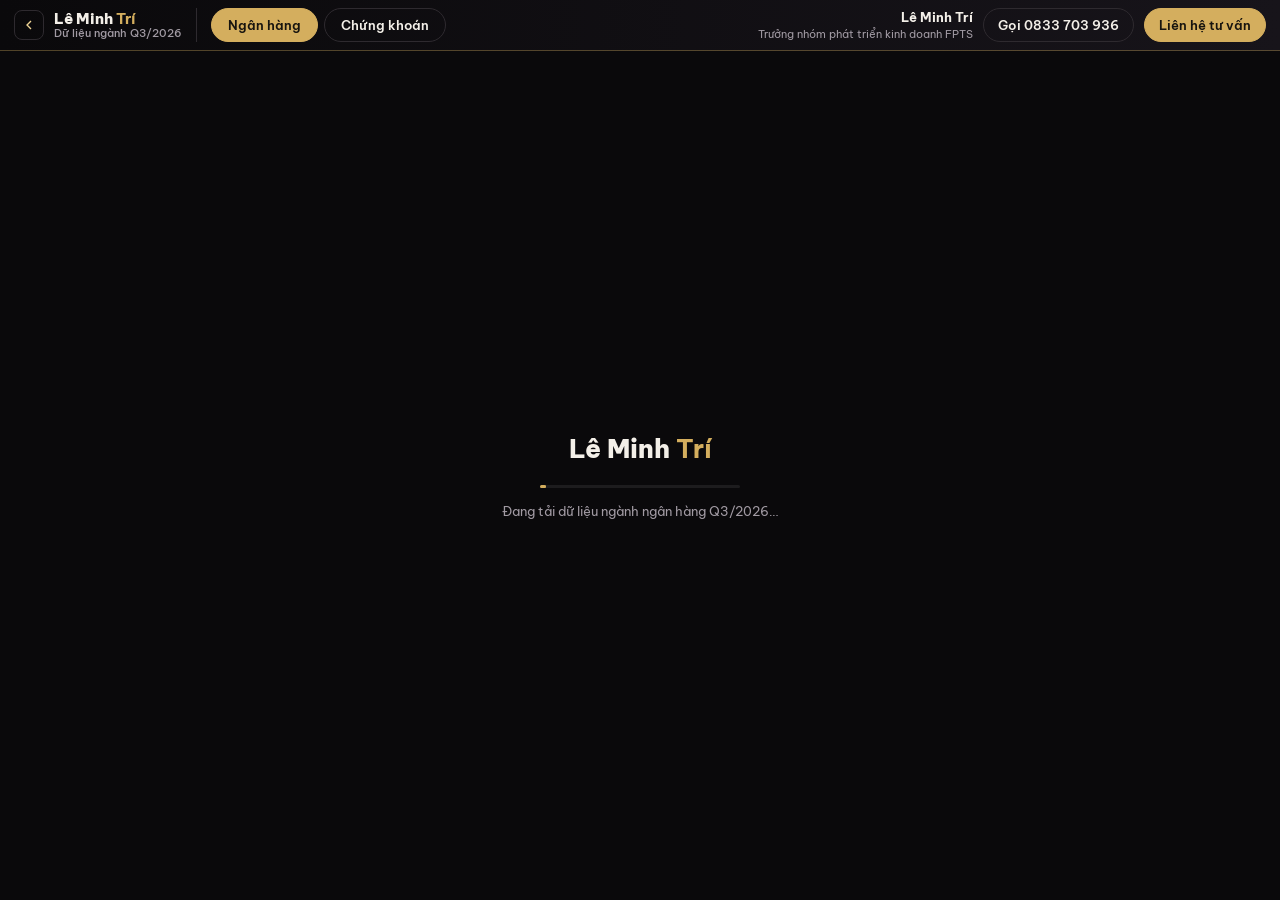
<file: bao-cao/index.html>
<!DOCTYPE html>
<html lang="vi"><head><meta charset="UTF-8"><title>Báo cáo ngành – Lê Minh Trí</title>
<meta http-equiv="refresh" content="0; url=/ngan-hang/">
<link rel="canonical" href="/ngan-hang/"></head>
<body><p>Đang chuyển tới báo cáo mới nhất… <a href="/ngan-hang/">Bấm vào đây nếu không tự chuyển</a>.</p></body></html>
</file>
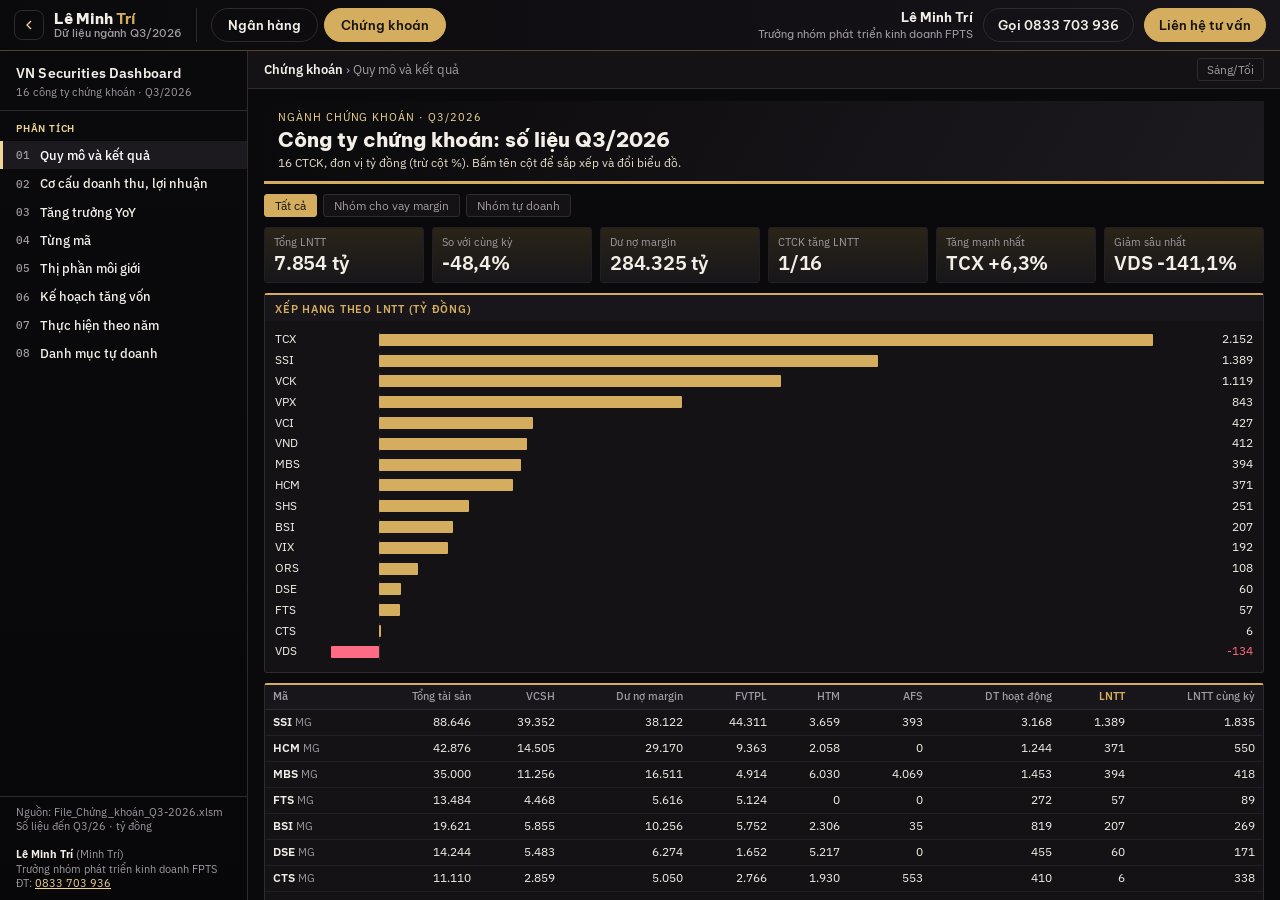
<file: chung-khoan/index.html>
<!DOCTYPE html>
<html lang="vi"><head><meta charset="utf-8">
<meta name="theme-color" content="#0A090B">
<meta name="viewport" content="width=device-width, initial-scale=1, viewport-fit=cover">
<title>Chứng khoán Q3/2026 – Dữ liệu ngành | Lê Minh Trí</title>
<meta name="description" content="Số liệu 16 công ty chứng khoán Q3/2026: lợi nhuận, dư nợ margin, thị phần… do Lê Minh Trí (FPTS) tổng hợp."><meta property="og:type" content="website"><meta property="og:title" content="Chứng khoán Q3/2026 – Dữ liệu ngành | Lê Minh Trí"><meta property="og:description" content="Số liệu 16 công ty chứng khoán Q3/2026: lợi nhuận, dư nợ margin, thị phần… do Lê Minh Trí (FPTS) tổng hợp."><meta property="og:image" content="https://minhtrichungkhoan.github.io/og.jpg"><meta property="og:url" content="https://minhtrichungkhoan.github.io/chung-khoan/"><meta name="twitter:card" content="summary_large_image"><link rel="icon" type="image/png" href="/favicon.png"><link rel="apple-touch-icon" href="/apple-touch-icon.png">
<link rel="preconnect" href="https://fonts.googleapis.com"><link rel="preconnect" href="https://fonts.gstatic.com" crossorigin><link rel="stylesheet" href="https://fonts.googleapis.com/css2?family=Be+Vietnam+Pro:wght@500;600;700;800&family=IBM+Plex+Sans:wght@400;500;600&display=swap&subset=vietnamese">
<style>
:root{--bg:#0A090B;--ink:#F3EFE8;--nav:#0A090B;--nav-ink:#F3EFE8;--nav-mute:#A19AA3;--nav-line:#2E2A2F;--org:#D4AE5E;--org2:#F0D595;color-scheme:dark;box-sizing:border-box}
*{box-sizing:border-box}
html,body{height:100%;margin:0}
body{display:flex;flex-direction:column;background:var(--bg);color:var(--ink);font:13px/1.4 "Be Vietnam Pro","IBM Plex Sans","Segoe UI",system-ui,sans-serif;font-variant-numeric:tabular-nums;padding-bottom:env(safe-area-inset-bottom,0px)}
header{flex:none;display:flex;align-items:center;gap:14px;background:linear-gradient(90deg,#0A090B,#17141A);color:var(--nav-ink);border-bottom:1px solid rgba(212,174,94,.35);padding:8px 14px;padding-top:calc(8px + env(safe-area-inset-top,0px))}
.home{display:flex;align-items:center;gap:10px;text-decoration:none;color:var(--nav-ink);white-space:nowrap}
.home .bk{width:30px;height:30px;border-radius:8px;border:1px solid var(--nav-line);display:flex;align-items:center;justify-content:center;color:var(--org2)}
.home .bk svg{width:16px;height:16px;stroke:currentColor;fill:none;stroke-width:2}
.home:hover .bk{border-color:var(--org)}
.brand{font-weight:800;font-size:15px;line-height:1.15}
.brand b{color:var(--org)}
.brand small{display:block;font-weight:500;font-size:11px;color:var(--nav-mute)}
nav{display:flex;gap:6px;overflow-x:auto;scrollbar-width:none;padding-left:14px;border-left:1px solid var(--nav-line)}
nav::-webkit-scrollbar{display:none}
nav button{font:inherit;font-weight:600;font-size:13px;flex:none;border:1px solid var(--nav-line);background:transparent;color:var(--nav-ink);padding:7px 16px;border-radius:999px;cursor:pointer}
nav button:hover{border-color:var(--org)}
nav button[aria-selected="true"]{background:var(--org);border-color:var(--org);color:#17140F}
nav button:focus-visible{outline:2px solid var(--org2);outline-offset:2px}
main{flex:1;min-height:0;position:relative}
iframe{position:absolute;inset:0;width:100%;height:100%;border:0;background:var(--bg);opacity:0;transition:opacity .4s}iframe.ok{opacity:1}.ld-in{text-align:center}.ld-logo{font-size:26px;font-weight:800;color:var(--nav-ink)}.ld-logo b{color:var(--org)}.ld-bar{width:200px;height:3px;border-radius:3px;background:rgba(255,255,255,.08);margin:18px auto 14px;overflow:hidden}.ld-bar i{display:block;width:40%;height:100%;background:var(--org);border-radius:3px;animation:ldm 1.1s ease-in-out infinite}@keyframes ldm{0%{transform:translateX(-100%)}100%{transform:translateX(260%)}}.ld p{margin:0;font-size:13px;color:var(--nav-mute)}
iframe[hidden]{display:none}
.ld{position:absolute;inset:0;display:flex;align-items:center;justify-content:center;color:var(--nav-mute)}
.ct{margin-left:auto;display:flex;align-items:center;gap:10px;flex:none}
.who{text-align:right;line-height:1.25;white-space:nowrap}
.who b{display:block;font-size:13px;font-weight:700}
.who span{font-size:11px;color:var(--nav-mute)}
.ct a{font:inherit;font-weight:600;font-size:13px;text-decoration:none;white-space:nowrap;padding:7px 14px;border-radius:999px;border:1px solid var(--nav-line);color:var(--nav-ink);background:transparent}
.ct a:hover{border-color:var(--org)}
.ct a.z{background:var(--org);border-color:var(--org);color:#17140F}
.ct a.z:hover{background:var(--org2)}
.ct a:focus-visible,.home:focus-visible{outline:2px solid var(--org2);outline-offset:2px}
@media(max-width:1100px){.who{display:none}}
@media(max-width:760px){.brand{display:none}.ct .n{display:none}.ct a.z .t{display:inline-block}.ct a.z .t::first-letter{text-transform:uppercase}header{gap:8px;padding-left:8px;padding-right:8px}nav{gap:4px;padding-left:8px}nav button{padding:7px 10px;font-size:13px}.ct{gap:6px}.ct a{padding:7px 10px;font-size:13px}}
nav a.tab{font-weight:600;font-size:13px;flex:none;border:1px solid var(--nav-line);color:var(--nav-ink);text-decoration:none;padding:7px 16px;border-radius:999px}nav a.tab:hover{border-color:var(--org)}nav a.tab[aria-current="page"]{background:var(--org);border-color:var(--org);color:#17140F}nav a.tab:focus-visible{outline:2px solid var(--org2);outline-offset:2px}@media(max-width:760px){nav a.tab{padding:7px 10px}}</style></head><body>
<header>
<a class="home" href="/" title="Về trang chủ Lê Minh Trí"><span class="bk"><svg viewBox="0 0 24 24"><path d="M15 6l-6 6 6 6"/></svg></span><span class="brand">Lê Minh <b>Trí</b><small>Dữ liệu ngành Q3/2026</small></span></a>
<nav aria-label="Chọn ngành"><a class="tab" href="/ngan-hang/">Ngân hàng</a><a class="tab" href="/chung-khoan/" aria-current="page">Chứng khoán</a></nav>
<div class="ct">
<div class="who"><b>Lê Minh Trí</b><span>Trưởng nhóm phát triển kinh doanh FPTS</span></div>
<a data-goatcounter-click="goi-dien" href="tel:0833703936">Gọi<span class="n"> 0833 703 936</span></a>
<a data-goatcounter-click="zalo" class="z" href="https://zalo.me/0833703936" target="_blank" rel="noopener"><span class="n">Liên hệ </span><span class="t">tư vấn</span></a>
</div>
</header>
<main>
<div class="ld" aria-hidden="true"><div class="ld-in"><div class="ld-logo">Lê Minh <b>Trí</b></div><div class="ld-bar"><i></i></div><p>Đang tải dữ liệu ngành chứng khoán Q3/2026…</p></div></div>
<iframe id="f-sec" title="Số liệu ngành chứng khoán"></iframe>
</main>

<script type="application/json" id="d-sec">"<!DOCTYPE html>\n<html lang=\"vi\"><head><script>try{var _t=localStorage.getItem('vnb-theme');document.documentElement.dataset.theme=_t||'dark'}catch(e){document.documentElement.dataset.theme='dark'}<\/script><meta charset=\"utf-8\">\n<meta name=\"viewport\" content=\"width=device-width, initial-scale=1, viewport-fit=cover\">\n<title>LeMinhTri-Du-lieu-nganh-chung-khoan<\/title>\n<link rel=\"preconnect\" href=\"https://fonts.googleapis.com\"><link rel=\"preconnect\" href=\"https://fonts.gstatic.com\" crossorigin><link rel=\"stylesheet\" href=\"https://fonts.googleapis.com/css2?family=Be+Vietnam+Pro:wght@600;700;800&family=IBM+Plex+Mono:wght@400;500&family=IBM+Plex+Sans:wght@400;500;600&display=swap&subset=vietnamese\">\n<style>\n:root{--bg:#F6F2EA;--sf:#fff;--ink:#1D1A17;--mu:#6E6455;--ln:#E4DCCB;--ac:#8C6A2A;--ac2:#F4EBD6;--neg:#E93F58;--bar:#B8913F;--barn:#E93F58;--p2:#FAF7F1;--ln2:#EEE7DA;--faint:#A3998A;--good:#3AAA35;--nav:#17140F;--nav-2:#2A2520;--nav-ink:#F3EFE8;--nav-mute:#B5AC9C;--nav-line:#3A332B;--cyan:#D4AE5E;--c2:#D4AE5E;--s1:#B8913F;--s2:#17140F;--s3:#3AAA35;--s4:#7D4BD6;--s5:#E93F58;--s6:#8A8178;--s7:#C2410C;--s8:#0FA3B1;--s9:#D6409F;--s10:#7BA315;--s11:#6B7280;--f-ui:\"IBM Plex Sans\",\"Segoe UI\",system-ui,-apple-system,sans-serif;--f-disp:\"Be Vietnam Pro\",\"IBM Plex Sans\",system-ui,sans-serif;--f-mono:\"IBM Plex Mono\",ui-monospace,Consolas,monospace;--nav-w:248px;--on-ac:#fff}\n@media(prefers-color-scheme:dark){:root:not([data-theme=\"light\"]){--bg:#0A090B;--sf:#141215;--ink:#F3EFE8;--mu:#A19AA3;--ln:#2E2A2F;--ac:#D4AE5E;--ac2:#2A2418;--neg:#FF6B82;--bar:#D4AE5E;--barn:#FF6B82;--p2:#18161A;--ln2:#221F24;--faint:#6F6872;--good:#5CC45A;--nav:#0A090B;--nav-2:#1D1A1F;--nav-line:#2E2A2F;--cyan:#F0D595;--c2:#F0D595;--s1:#D4AE5E;--s2:#F3EFE8;--s3:#5CC45A;--s4:#A98AF0;--s5:#FF6B82;--s6:#B8AFA3;--s7:#E8894A;--s8:#3CC6D4;--s9:#E87BC0;--s10:#A3C94A;--s11:#9AA5B8;color-scheme:dark;--on-ac:#17140F;--nav-ink:#F3EFE8;--nav-mute:#A19AA3}}\n:root[data-theme=\"dark\"]{--bg:#0A090B;--sf:#141215;--ink:#F3EFE8;--mu:#A19AA3;--ln:#2E2A2F;--ac:#D4AE5E;--ac2:#2A2418;--neg:#FF6B82;--bar:#D4AE5E;--barn:#FF6B82;--p2:#18161A;--ln2:#221F24;--faint:#6F6872;--good:#5CC45A;--nav:#0A090B;--nav-2:#1D1A1F;--nav-line:#2E2A2F;--cyan:#F0D595;--c2:#F0D595;--s1:#D4AE5E;--s2:#F3EFE8;--s3:#5CC45A;--s4:#A98AF0;--s5:#FF6B82;--s6:#B8AFA3;--s7:#E8894A;--s8:#3CC6D4;--s9:#E87BC0;--s10:#A3C94A;--s11:#9AA5B8;color-scheme:dark;--on-ac:#17140F;--nav-ink:#F3EFE8;--nav-mute:#A19AA3}\n*{box-sizing:border-box}\nhtml,body{height:100%}\nbody{margin:0;background:var(--bg);color:var(--ink);font:12.5px/1.4 var(--f-ui);font-variant-numeric:tabular-nums;overflow:hidden}\nbutton,select{font:inherit;color:inherit}\nbutton{cursor:pointer}\n:focus-visible{outline:2px solid var(--ac);outline-offset:1px}\n.app{height:100%;display:grid;grid-template-columns:var(--nav-w) minmax(0,1fr);min-width:0}\n.nav{background:linear-gradient(180deg,var(--nav),color-mix(in srgb,var(--nav) 78%,#000));color:var(--nav-ink);display:flex;flex-direction:column;min-height:0;border-right:1px solid var(--nav-line)}\n.nav-brand{padding:14px 12px 10px 16px;border-bottom:1px solid var(--nav-line)}\n.nav-brand b{display:block;font:600 14px/1.2 var(--f-ui);letter-spacing:.01em}\n.nav-brand span{display:block;color:var(--nav-mute);font-size:11px;margin-top:3px}\n.nav-grp{padding:12px 10px 4px 16px;color:var(--cyan);font:600 10px/1.2 var(--f-ui);letter-spacing:.08em;text-transform:uppercase}\n.nav-list{flex:1;overflow-y:auto;padding:2px 0 12px;counter-reset:v}\n.nav-list button{counter-increment:v;display:flex;align-items:center;gap:8px;width:100%;background:none;border:0;border-radius:0;border-left:3px solid transparent;color:var(--nav-ink);text-align:left;padding:6px 10px 6px 13px;font:500 12.5px/1.3 var(--f-ui)}\n.nav-list button::before{content:counter(v,decimal-leading-zero);color:var(--nav-mute);font:500 10.5px var(--f-mono);width:16px;flex:none}\n.nav-list button:hover{background:var(--nav-2)}\n.nav-list button[aria-pressed=\"true\"]{background:var(--nav-2);border-left-color:var(--cyan);color:#fff}\n.nav-foot{padding:8px 12px 10px 16px;border-top:1px solid var(--nav-line);color:var(--nav-mute);font-size:10.5px;line-height:1.35}\n.nav-foot b{color:var(--nav-ink)}.nav-foot a{color:var(--cyan)}\n.scrim{display:none}\n.main{display:flex;flex-direction:column;min-width:0;min-height:0}\n.topbar{display:flex;align-items:center;gap:10px;padding:7px 16px;background:var(--sf);border-bottom:1px solid var(--ln);min-height:38px}\n.menu-btn{display:none;background:none;border:1px solid var(--ln);border-radius:3px;padding:3px 8px}\n.crumb{flex:1;min-width:0;color:var(--mu);white-space:nowrap;overflow:hidden;text-overflow:ellipsis}\n.crumb b{color:var(--ink);font-weight:600}\n.ibtn{background:var(--sf);border:1px solid var(--ln);border-radius:3px;padding:3px 9px;color:var(--mu);font:12px var(--f-ui);cursor:pointer;flex:none}\n.ibtn:hover{color:var(--ink);border-color:var(--faint)}\n.content{flex:1;overflow-y:auto;padding:12px 16px 40px;scroll-behavior:smooth}\n.page-band{background:var(--nav);color:#fff;border-bottom:3px solid var(--cyan);padding:9px 14px 10px;margin:0 0 10px;display:flex;flex-direction:column;gap:3px}\n.page-band .eyebrow{font-size:10.5px;letter-spacing:.09em;text-transform:uppercase;color:#F0D595}\n.page-band h1{margin:0;font:800 20px/1.2 var(--f-disp);color:#fff;text-wrap:balance;max-width:78ch}\n.page-band .lede{margin:0;font-size:11.5px;color:#E6DCC8}\n.bar{display:flex;flex-wrap:wrap;gap:6px;align-items:center;margin-bottom:10px}\n.bar .sp{flex:1}\n.content button{font:12px var(--f-ui);border:1px solid var(--ln);background:var(--sf);color:var(--mu);padding:3px 10px;border-radius:3px}\n.content button:hover{color:var(--ink);border-color:var(--faint)}\n.content button[aria-pressed=\"true\"]{background:var(--ac);border-color:var(--ac);color:var(--on-ac)}\n.panel{background:var(--sf);border:1px solid var(--ln);border-top:2px solid var(--ac);border-radius:3px;padding:0 10px 10px;margin-bottom:10px}\n.panel h2{margin:0 -10px 8px;padding:7px 10px 5px;background:var(--p2);font:600 11px/1.3 var(--f-ui);text-transform:uppercase;letter-spacing:.07em;color:var(--ac)}\n.row{display:grid;grid-template-columns:48px 1fr 92px;gap:8px;align-items:center;font-size:12px;padding:2px 0}\n.trk{position:relative;height:16px}\n.trk i{position:absolute;top:2px;height:12px;border-radius:1px}\n.trk b{position:absolute;top:0;bottom:0;width:1px;background:var(--ln)}\n.num{text-align:right;font-variant-numeric:tabular-nums}\n.wrap{overflow:auto;max-height:560px;border:1px solid var(--ln);border-top:2px solid var(--ac);border-radius:3px;background:var(--sf);margin-bottom:10px}\ntable{border-collapse:separate;border-spacing:0;width:100%;font-size:12px;min-width:720px}\nth,td{white-space:nowrap}\nth{position:sticky;top:0;z-index:2;background:var(--p2);color:var(--mu);font-weight:500;font-size:11px;text-align:right;padding:4px 8px;border-bottom:1px solid var(--ln)}\nth button,.content th button{border:0;background:none;padding:0;font:500 11px var(--f-ui);color:var(--mu)}\nth.cur button,.content th.cur button{color:var(--ac);font-weight:600}\ntd{padding:0 8px;height:26px;border-bottom:1px solid var(--ln2);text-align:right;font-variant-numeric:tabular-nums}\nth:first-child,td:first-child{text-align:left;position:sticky;left:0;background:var(--sf);font-weight:600}\nth:first-child{background:var(--p2);z-index:3}\ntbody tr:hover td{background:var(--ac2)}\n.neg{color:var(--neg)}\n.g{font-weight:400;color:var(--mu);font-size:11px}\n.kp{display:grid;grid-template-columns:repeat(auto-fill,minmax(148px,1fr));gap:8px;margin-bottom:10px}\n.kp div{background:linear-gradient(180deg,var(--ac2),var(--p2));border:1px solid var(--ln2);border-radius:3px;padding:7px 9px;display:flex;flex-direction:column;gap:1px;min-width:0}\n.kp small{display:block;color:var(--mu);font-size:11px;white-space:nowrap;overflow:hidden;text-overflow:ellipsis}\n.kp strong{font:600 20px/1.2 var(--f-ui);letter-spacing:-.01em}\n.cg{display:grid;grid-template-columns:repeat(auto-fit,minmax(min(100%,320px),1fr));gap:10px;margin-bottom:10px}\n.cg .panel{margin:0;min-width:0}\nselect{font:inherit;padding:3px 6px;border:1px solid var(--ln);border-radius:3px;background:var(--sf);color:var(--ink);max-width:190px}\n.lg{font-size:11px;color:var(--mu);margin:0 0 6px}\n.lg b{display:inline-block;width:9px;height:9px;border-radius:2px;margin:0 4px 0 10px;vertical-align:baseline}\n.lg b:first-child{margin-left:0}\n.note{color:var(--mu);font-size:11px;margin:4px 0 0}\n@media(max-width:900px){\n.app{grid-template-columns:minmax(0,1fr)}\n.nav{position:fixed;z-index:40;left:0;top:0;bottom:0;width:min(86vw,var(--nav-w));transform:translateX(-102%);transition:transform .18s}\n.app.nav-open .nav{transform:none}\n.app.nav-open .scrim{display:block;position:fixed;inset:0;background:rgba(10,9,11,.45);z-index:30}\n.menu-btn{display:inline-block}\n.page-band h1{font-size:16px}\n.content{padding:10px 12px 40px}\n}\n\n.page-band{background:linear-gradient(120deg,#0A090B,#1D1A1F)!important;border-bottom-color:#D4AE5E!important}\n.page-band h1{color:#F3EFE8!important}<\/style><\/head><body><div class=\"app\" id=\"app\">\n<aside class=\"nav\"><div class=\"nav-brand\"><b>VN Securities Dashboard<\/b><span>16 công ty chứng khoán · Q3/2026<\/span><\/div>\n<div class=\"nav-grp\">Phân tích<\/div>\n<nav class=\"nav-list\" id=\"views\"><\/nav>\n<div class=\"nav-foot\">Nguồn: File_Chứng_khoán_Q3-2026.xlsm<br>Số liệu đến Q3/26 · tỷ đồng<br><br><b>Lê Minh Trí<\/b> (Minh Trí)<br>Trưởng nhóm phát triển kinh doanh FPTS<br>ĐT: <a href=\"tel:0833703936\">0833 703 936<\/a><\/div><\/aside>\n<div class=\"scrim\" id=\"scrim\"><\/div>\n<section class=\"main\"><header class=\"topbar\"><button class=\"menu-btn\" id=\"mb\" type=\"button\" aria-label=\"Mở menu\">☰<\/button><div class=\"crumb\"><b>Chứng khoán<\/b> › <span id=\"crumb\"><\/span><\/div><button class=\"ibtn\" id=\"btn-theme\" type=\"button\" title=\"Đổi giao diện sáng/tối\">Sáng/Tối<\/button><\/header>\n<div class=\"content\" id=\"content\"><div class=\"page-band\"><div class=\"eyebrow\">Ngành chứng khoán · Q3/2026<\/div><h1>Công ty chứng khoán: số liệu Q3/2026<\/h1><p class=\"lede\" id=\"sub\"><\/p><\/div>\n<div id=\"std\"><div class=\"bar\" id=\"groups\"><\/div><div class=\"kp\" id=\"kpi\"><\/div>\n<section class=\"panel\"><h2 id=\"ct\"><\/h2><div id=\"chart\"><\/div><\/section>\n<div class=\"wrap\"><table><thead id=\"th\"><\/thead><tbody id=\"tb\"><\/tbody><\/table><\/div><\/div><div id=\"alt\" hidden><\/div>\n<p class=\"note\">Nguồn: file File_Chứng_khoán_Q3-2026.xlsm, sheet Tổng quan. Số liệu quý gần nhất là Q3/2026 (khớp với dữ liệu gốc từng mã). Tiêu đề bảng tăng trưởng trong file vẫn ghi Q2/2026, có thể là nhãn chưa cập nhật. Mục Từng mã lấy từ dữ liệu quý của từng CTCK; ROE, ROA tính trên 4 quý gần nhất.<\/p>\n<\/div><\/section><\/div>\n<script>\nconst D=[{\"t\": \"SSI\", \"g\": \"Cho vay Margin\", \"tts\": 88646.396007449, \"vcsh\": 39352.489782405, \"no\": 38122.126256234, \"fvtpl\": 44310.762189903, \"htm\": 3658.850138825, \"afs\": 393.470396313, \"dt\": 3167.957997455, \"pbt\": 1388.580831356, \"pbt0\": 1834.918059122, \"dt2\": 3167.957997455, \"pbt2\": 1388.580831356, \"dtmg\": 348.933594669, \"lnmg\": 64.83864039600002, \"dtcv\": 1115.199256167, \"lncv\": 622.390333961496, \"lnfv\": 865.1524030539999, \"lnhtm\": 140.056391467, \"lnafs\": 75.664224426, \"lnk\": 544.5300344325042, \"k_mg\": 348.933594669, \"k_mar\": 1115.199256167, \"k_no\": 38122.126256234, \"k_vdl\": 30032.93801, \"k_pbt\": 1388.580831356, \"y_mg\": -0.6214473090060458, \"y_mar\": 0.10856708250631378, \"y_no\": -0.01698127401858544, \"y_vdl\": 0.4453461428569486, \"y_pbt\": -0.24324640849606669}, {\"t\": \"HCM\", \"g\": \"Cho vay Margin\", \"tts\": 42876.307557596, \"vcsh\": 14505.170759009, \"no\": 29169.878109274, \"fvtpl\": 9362.552059955, \"htm\": 2058.020883349, \"afs\": 0, \"dt\": 1243.579931949, \"pbt\": 371.159250907, \"pbt0\": 549.974666578, \"dt2\": 1243.579931949, \"pbt2\": 371.159250907, \"dtmg\": 151.879546287, \"lnmg\": 6.595524216000001, \"dtcv\": 757.696119448, \"lncv\": 213.18619469897885, \"lnfv\": 80.049342564, \"lnhtm\": 166.955850558, \"lnafs\": 0, \"lnk\": 23.535383991021092, \"k_mg\": 151.879546287, \"k_mar\": 757.696119448, \"k_no\": 29169.878109274, \"k_vdl\": 10807.97089, \"k_pbt\": 371.159250907, \"y_mg\": -0.700233653620301, \"y_mar\": 0.18099394419094023, \"y_no\": 0.44293071448923627, \"y_vdl\": 0.4994170334666622, \"y_pbt\": -0.3251339135011586}, {\"t\": \"MBS\", \"g\": \"Cho vay Margin\", \"tts\": 34999.959842376, \"vcsh\": 11255.903374837, \"no\": 16510.633797036, \"fvtpl\": 4913.939229664, \"htm\": 6030.327342466, \"afs\": 4069.354963304, \"dt\": 1452.981032817, \"pbt\": 394.468559203, \"pbt0\": 418.118172424, \"dt2\": 1452.981032817, \"pbt2\": 394.468559203, \"dtmg\": 127.583083016, \"lnmg\": -2.7814090589999836, \"dtcv\": 487.493538972, \"lncv\": 230.81737179654124, \"lnfv\": 112.395371318, \"lnhtm\": 99.776145591, \"lnafs\": 127.355691234, \"lnk\": 254.7799949804587, \"k_mg\": 127.583083016, \"k_mar\": 487.493538972, \"k_no\": 16510.633797036, \"k_vdl\": 10009.63451, \"k_pbt\": 394.468559203, \"y_mg\": -0.6547680075288795, \"y_mar\": 0.1945690836527439, \"y_no\": 0.13775446587759752, \"y_vdl\": 0.7474524569128086, \"y_pbt\": -0.0565620314560682}, {\"t\": \"FTS\", \"g\": \"Cho vay Margin\", \"tts\": 13483.783557565, \"vcsh\": 4468.081772802, \"no\": 5616.099597852, \"fvtpl\": 5123.928211442, \"htm\": 0, \"afs\": 0, \"dt\": 271.803482669, \"pbt\": 57.165418331, \"pbt0\": 88.603960896, \"dt2\": 271.803482669, \"pbt2\": 57.165418331, \"dtmg\": 19.562180326, \"lnmg\": -6.169036243000001, \"dtcv\": 185.673407778, \"lncv\": 85.3202281197776, \"lnfv\": 50.470381176000004, \"lnhtm\": 0, \"lnafs\": 0, \"lnk\": -50.825371145777595, \"k_mg\": 19.562180326, \"k_mar\": 185.673407778, \"k_no\": 5616.099597852, \"k_vdl\": 3811.4575, \"k_pbt\": 57.165418331, \"y_mg\": -0.7587148286631326, \"y_mar\": -0.0413593295476512, \"y_no\": -0.3024678619389033, \"y_vdl\": 0.09999405508849546, \"y_pbt\": -0.35482096112950734}, {\"t\": \"BSI\", \"g\": \"Cho vay Margin\", \"tts\": 19621.303162327, \"vcsh\": 5855.104885137, \"no\": 10255.817424061, \"fvtpl\": 5752.391525323, \"htm\": 2305.809399368, \"afs\": 34.839, \"dt\": 818.684687389, \"pbt\": 206.51832407, \"pbt0\": 269.150710348, \"dt2\": 818.684687389, \"pbt2\": 206.51832407, \"dtmg\": 59.429669753, \"lnmg\": 1.1700689910000008, \"dtcv\": 268.997727875, \"lncv\": 117.88806081208048, \"lnfv\": 77.11800778900002, \"lnhtm\": 38.569358267, \"lnafs\": 0.9408, \"lnk\": 270.7137910329195, \"k_mg\": 59.429669753, \"k_mar\": 268.997727875, \"k_no\": 10255.817424061, \"k_vdl\": 2699.01549, \"k_pbt\": 206.51832407, \"y_mg\": -0.5656332151384811, \"y_mar\": 0.3927616782217388, \"y_no\": 0.2634484319825736, \"y_vdl\": 0.09999597213864357, \"y_pbt\": -0.2327037747625451}, {\"t\": \"DSE\", \"g\": \"Cho vay Margin\", \"tts\": 14243.585398966, \"vcsh\": 5482.899414849, \"no\": 6274.083784594, \"fvtpl\": 1651.881458081, \"htm\": 5217.25, \"afs\": 0, \"dt\": 454.62689142, \"pbt\": 59.658207152, \"pbt0\": 171.069185333, \"dt2\": 454.62689142, \"pbt2\": 59.658207152, \"dtmg\": 102.203738526, \"lnmg\": -30.60554675200001, \"dtcv\": 194.924447429, \"lncv\": 100.56572109703353, \"lnfv\": -9.451485600999995, \"lnhtm\": 108.111380133, \"lnafs\": 0, \"lnk\": -27.36385689003353, \"k_mg\": 102.203738526, \"k_mar\": 194.924447429, \"k_no\": 6274.083784594, \"k_vdl\": 4282.49806, \"k_pbt\": 59.658207152, \"y_mg\": -0.3455552865468462, \"y_mar\": 0.1387679716462454, \"y_no\": 0.14212933959170307, \"y_vdl\": 0.2599288202412474, \"y_pbt\": -0.651262692133183}, {\"t\": \"CTS\", \"g\": \"Cho vay Margin\", \"tts\": 11110.485888657, \"vcsh\": 2858.750107976, \"no\": 5050.382620179, \"fvtpl\": 2765.819367739, \"htm\": 1930.4, \"afs\": 552.584357, \"dt\": 410.217012014, \"pbt\": 6.328860452, \"pbt0\": 337.836565395, \"dt2\": 410.217012014, \"pbt2\": 6.328860452, \"dtmg\": 26.638600927, \"lnmg\": 4.6137588019999995, \"dtcv\": 155.746465303, \"lncv\": 78.90078786800458, \"lnfv\": -40.93549989000002, \"lnhtm\": 47.261515242, \"lnafs\": 15.433656445, \"lnk\": 79.92524541799543, \"k_mg\": 26.638600927, \"k_mar\": 155.746465303, \"k_no\": 5050.382620179, \"k_vdl\": 2722.44939, \"k_pbt\": 6.328860452, \"y_mg\": -0.5827642480920635, \"y_mar\": 0.3155009598752985, \"y_no\": 0.05328398856691117, \"y_vdl\": 0.27998748602671986, \"y_pbt\": -0.981266502503658}, {\"t\": \"VCK\", \"g\": \"Cho vay Margin\", \"tts\": 46538.861889987, \"vcsh\": 32074.396095469, \"no\": 25363.394361661, \"fvtpl\": 7546.404918123, \"htm\": 3806, \"afs\": 4488.112862288, \"dt\": 2076.361607668, \"pbt\": 1118.639309926, \"pbt0\": 1394.617853844, \"dt2\": 2076.361607668, \"pbt2\": 1118.639309926, \"dtmg\": 484.555808793, \"lnmg\": 34.17536451999996, \"dtcv\": 947.945458768, \"lncv\": 362.14601153956676, \"lnfv\": 348.06560075, \"lnhtm\": 108.801276721, \"lnafs\": -46.28923915899999, \"lnk\": 672.7797775854332, \"k_mg\": 484.555808793, \"k_mar\": 947.945458768, \"k_no\": 25363.394361661, \"k_vdl\": 24349.19704, \"k_pbt\": 1118.639309926, \"y_mg\": -0.6818496962523565, \"y_mar\": 0.3428925966962141, \"y_no\": 0.15096211081050198, \"y_vdl\": 3.2717462369235957, \"y_pbt\": -0.19788829115970188}, {\"t\": \"VPX\", \"g\": \"Cho vay Margin\", \"tts\": 81535.874694916, \"vcsh\": 36282.02312034, \"no\": 39691.245533526, \"fvtpl\": 25895.985422817, \"htm\": 6598.45, \"afs\": 3545.99050714, \"dt\": 3575.297344994, \"pbt\": 842.956656592, \"pbt0\": 2360.144648631, \"dt2\": 3575.297344994, \"pbt2\": 842.956656592, \"dtmg\": 80.443503134, \"lnmg\": -11.636219869000001, \"dtcv\": 1098.568248858, \"lncv\": 521.5814259208771, \"lnfv\": 140.2998878100002, \"lnhtm\": 95.28901644, \"lnafs\": -4.052627172, \"lnk\": 1068.0452984091228, \"k_mg\": 80.443503134, \"k_mar\": 1098.568248858, \"k_no\": 39691.245533526, \"k_vdl\": 18750, \"k_pbt\": 842.956656592, \"y_mg\": -0.5660926080657004, \"y_mar\": 0.9380510270333808, \"y_no\": 0.48857737828378206, \"y_vdl\": 0.25, \"y_pbt\": -0.6428368671890698}, {\"t\": \"TCX\", \"g\": \"Cho vay Margin\", \"tts\": 93291.524374447, \"vcsh\": 47405.951798399, \"no\": 54368.387671504, \"fvtpl\": 117.1741003, \"htm\": 2148.19857718, \"afs\": 30254.612527109, \"dt\": 3534.194399247, \"pbt\": 2152.263245328, \"pbt0\": 2024.406838686, \"dt2\": 3534.194399247, \"pbt2\": 2152.263245328, \"dtmg\": 199.454806412, \"lnmg\": 112.72444382200001, \"dtcv\": 1561.0907005, \"lncv\": 581.7885157003984, \"lnfv\": 645.1771357279999, \"lnhtm\": 30.382148346, \"lnafs\": 256.160789129, \"lnk\": 1658.2268777236015, \"k_mg\": 199.454806412, \"k_mar\": 1561.0907005, \"k_no\": 54368.387671504, \"k_vdl\": 33293.39823, \"k_pbt\": 2152.263245328, \"y_mg\": -0.37347145291794037, \"y_mar\": 0.5381137927453106, \"y_no\": 0.3301430485724382, \"y_vdl\": 0.4404570021608556, \"y_pbt\": 0.06315746627539988}, {\"t\": \"VND\", \"g\": \"Tự doanh\", \"tts\": 44584.372590647, \"vcsh\": 21761.582798518, \"no\": 12115.767509608, \"fvtpl\": 22612.065288511, \"htm\": 6995.990167113, \"afs\": 0, \"dt\": 1714.820453789, \"pbt\": 412.083742516, \"pbt0\": 1165.235419243, \"dt2\": 1714.820453789, \"pbt2\": 412.083742516, \"dtmg\": 114.630906835, \"lnmg\": 14.896201380000008, \"dtcv\": 375.292970693, \"lncv\": 265.57624600626747, \"lnfv\": 434.665514725, \"lnhtm\": 74.777849338, \"lnafs\": 0, \"lnk\": 80.7172561947325, \"k_mg\": 114.630906835, \"k_mar\": 375.292970693, \"k_no\": 12115.767509608, \"k_vdl\": 15222.99908, \"k_pbt\": 412.083742516, \"y_mg\": -0.7041476150769123, \"y_mar\": -0.032391457333138814, \"y_no\": -0.1632106004533666, \"y_vdl\": 0, \"y_pbt\": -0.6463515134274652}, {\"t\": \"VCI\", \"g\": \"Tự doanh\", \"tts\": 39676.685408704, \"vcsh\": 16948.055184291, \"no\": 17155.060526647, \"fvtpl\": 4237.316457721, \"htm\": 821.962898627, \"afs\": 13617.90382743, \"dt\": 1304.683609187, \"pbt\": 426.808479055, \"pbt0\": 518.942692064, \"dt2\": 1304.683609187, \"pbt2\": 426.808479055, \"dtmg\": 186.92594523, \"lnmg\": 14.332114267999998, \"dtcv\": 472.391532622, \"lncv\": 245.18457928498333, \"lnfv\": 149.750766516, \"lnhtm\": 7.195923288, \"lnafs\": 199.739754756, \"lnk\": 285.63181913901667, \"k_mg\": 186.92594523, \"k_mar\": 472.391532622, \"k_no\": 17155.060526647, \"k_vdl\": 11522.31925, \"k_pbt\": 426.808479055, \"y_mg\": -0.49852256896283664, \"y_mar\": 0.5051757909091134, \"y_no\": 0.2654772981482601, \"y_vdl\": 0.5945639703847219, \"y_pbt\": -0.1775421726097595}, {\"t\": \"VIX\", \"g\": \"Tự doanh\", \"tts\": 39661.827742356, \"vcsh\": 32865.667571237, \"no\": 12415.461105213, \"fvtpl\": 23099.132771226, \"htm\": 1196, \"afs\": 0, \"dt\": 2047.598563765, \"pbt\": 192.087476051, \"pbt0\": 3047.932095844, \"dt2\": 2047.598563765, \"pbt2\": 192.087476051, \"dtmg\": 37.271368555, \"lnmg\": 21.201691853000003, \"dtcv\": 337.355185124, \"lncv\": 223.0995840176817, \"lnfv\": -87.54561190899994, \"lnhtm\": 27.955778641, \"lnafs\": 0, \"lnk\": 118.46893697531823, \"k_mg\": 37.271368555, \"k_mar\": 337.355185124, \"k_no\": 12415.461105213, \"k_vdl\": 25727.88533, \"k_pbt\": 192.087476051, \"y_mg\": -0.5948100072933843, \"y_mar\": -0.01197116996425323, \"y_no\": -0.22729754511217704, \"y_vdl\": 0.6799911008395658, \"y_pbt\": -0.9369777704979319}, {\"t\": \"SHS\", \"g\": \"Tự doanh\", \"tts\": 28883.331945178, \"vcsh\": 12521.42887874, \"no\": 12216.41117591, \"fvtpl\": 8357.765086899, \"htm\": 1429.173437325, \"afs\": 2494.86225045, \"dt\": 1001.990396188, \"pbt\": 250.810082215, \"pbt0\": 590.426958369, \"dt2\": 1001.990396188, \"pbt2\": 250.810082215, \"dtmg\": 71.912759164, \"lnmg\": -4.114831474000013, \"dtcv\": 341.145753646, \"lncv\": 169.51279570442682, \"lnfv\": 292.888326987, \"lnhtm\": 24.482367302, \"lnafs\": 0.811232876, \"lnk\": 148.29457797157312, \"k_mg\": 71.912759164, \"k_mar\": 341.145753646, \"k_no\": 12216.41117591, \"k_vdl\": 8994.6222, \"k_pbt\": 250.810082215, \"y_mg\": -0.47647706511469207, \"y_mar\": 0.3334205321740204, \"y_no\": 0.40054201872328077, \"y_vdl\": 0.005589951021072751, \"y_pbt\": -0.5752055717309391}, {\"t\": \"VDS\", \"g\": \"Tự doanh\", \"tts\": 6161.151738346, \"vcsh\": 2812.266263963, \"no\": 0, \"fvtpl\": 910.084143129, \"htm\": 150, \"afs\": 352.04477376, \"dt\": 192.250618894, \"pbt\": -133.921713994, \"pbt0\": 325.873596492, \"dt2\": 192.250618894, \"pbt2\": -133.921713994, \"dtmg\": 38.596473863, \"lnmg\": 9.161186884, \"dtcv\": 124.025588591, \"lncv\": 33.49989025264762, \"lnfv\": -147.956890515, \"lnhtm\": 22.125260272, \"lnafs\": 1.9, \"lnk\": 13.516422376352367, \"k_mg\": 38.596473863, \"k_mar\": 124.025588591, \"k_no\": 0, \"k_vdl\": 2720, \"k_pbt\": -133.921713994, \"y_mg\": -0.5259930732644017, \"y_mar\": 0.1478735400021708, \"y_no\": -1, \"y_vdl\": 0, \"y_pbt\": -1.410962150464644}, {\"t\": \"ORS\", \"g\": \"Tự doanh\", \"tts\": 17252.476166562, \"vcsh\": 7887.618796161, \"no\": 0, \"fvtpl\": 2895.424847128, \"htm\": 4170.189043776, \"afs\": 1592.904350255, \"dt\": 489.126272795, \"pbt\": 108.496212212, \"pbt0\": 133.87755505, \"dt2\": 489.126272795, \"pbt2\": 108.496212212, \"dtmg\": 24.724848798, \"lnmg\": 7.5322019309999995, \"dtcv\": 65.982248713, \"lncv\": 49.90173275333553, \"lnfv\": 4.333813853999999, \"lnhtm\": 45.243628952, \"lnafs\": 16.601207174, \"lnk\": 144.48891915766447, \"k_mg\": 24.724848798, \"k_mar\": 65.982248713, \"k_no\": 0, \"k_vdl\": 6239.30904, \"k_pbt\": 108.496212212, \"y_mg\": 0.3093042585232154, \"y_mar\": 1.4017175433927138, \"y_no\": -1, \"y_vdl\": 0.8569386346227057, \"y_pbt\": -0.1895862441506397}];\nconst V={\n a:{n:\"Quy mô và kết quả\",c:[[\"tts\",\"Tổng tài sản\"],[\"vcsh\",\"VCSH\"],[\"no\",\"Dư nợ margin\"],[\"fvtpl\",\"FVTPL\"],[\"htm\",\"HTM\"],[\"afs\",\"AFS\"],[\"dt\",\"DT hoạt động\"],[\"pbt\",\"LNTT\"],[\"pbt0\",\"LNTT cùng kỳ\"]]},\n b:{n:\"Cơ cấu doanh thu, lợi nhuận\",c:[[\"dt2\",\"DT hoạt động\"],[\"pbt2\",\"LNTT\"],[\"dtmg\",\"DT môi giới\"],[\"lnmg\",\"LN môi giới\"],[\"dtcv\",\"DT cho vay\"],[\"lncv\",\"LN cho vay\"],[\"lnfv\",\"LN FVTPL\"],[\"lnhtm\",\"LN HTM\"],[\"lnafs\",\"LN AFS\"],[\"lnk\",\"LN khác\"]]},\n c:{n:\"Tăng trưởng YoY\",c:[[\"y_pbt\",\"LNTT YoY\",\"p\"],[\"y_mg\",\"DT môi giới YoY\",\"p\"],[\"y_mar\",\"DT margin YoY\",\"p\"],[\"y_no\",\"Dư nợ YoY\",\"p\"],[\"y_vdl\",\"Vốn điều lệ YoY\",\"p\"],[\"k_pbt\",\"LNTT\"],[\"k_mg\",\"DT môi giới\"],[\"k_mar\",\"DT margin\"],[\"k_no\",\"Dư nợ margin và ứng trước\"],[\"k_vdl\",\"Vốn điều lệ\"]]}\n};\nconst VK=\"abcdmekp\",h0=location.hash.slice(1);let view=h0.length==1&&VK.includes(h0)?h0:\"a\",grp=\"\",key=\"pbt\",sortKey=null,dir=-1;\nconst nf=new Intl.NumberFormat(\"vi-VN\",{maximumFractionDigits:0});\nconst pf=new Intl.NumberFormat(\"vi-VN\",{maximumFractionDigits:1,signDisplay:\"exceptZero\"});\nconst col=()=>V[view].c.find(c=>c[0]==key)||V[view].c[0];\nconst fmt=(v,c)=>v==null?\"–\":c[2]==\"p\"?pf.format(v*100)+\"%\":nf.format(v);\nfunction btn(p,t,on,f){const b=document.createElement(\"button\");b.textContent=t;b.setAttribute(\"aria-pressed\",on);b.onclick=f;p.append(b)}\nfunction render(){\n const vb=document.getElementById(\"views\");vb.innerHTML=\"\";\n const N={a:V.a.n,b:V.b.n,c:V.c.n,d:\"Từng mã\",m:\"Thị phần môi giới\",e:\"Kế hoạch tăng vốn\",k:\"Thực hiện theo năm\",p:\"Danh mục tự doanh\"};\n for(const k in N)btn(vb,N[k],k==view,()=>{view=k;sortKey=null;location.hash=k;render()});\n const RV={d:renderD,m:renderM,e:renderE,k:renderK,p:renderP},alt=view in RV;\n document.getElementById(\"sub\").textContent=\"16 CTCK, đơn vị tỷ đồng (trừ cột %).\"+(alt?\"\":\" Bấm tên cột để sắp xếp và đổi biểu đồ.\");\n document.getElementById(\"std\").hidden=alt;document.getElementById(\"alt\").hidden=!alt;\n if(alt){RV[view]();return}\n if(!V[view].c.some(c=>c[0]==key))key=V[view].c[0][0];\n const gb=document.getElementById(\"groups\");gb.innerHTML=\"\";\n [[\"\",\"Tất cả\"],[\"Cho vay Margin\",\"Nhóm cho vay margin\"],[\"Tự doanh\",\"Nhóm tự doanh\"]].forEach(([g,t])=>btn(gb,t,g==grp,()=>{grp=g;render()}));\n const cs=V[view].c,rs=D.filter(r=>!grp||r.g==grp);\n const P=rs.reduce((a,r)=>a+(r.pbt||0),0),P0=rs.reduce((a,r)=>a+(r.pbt0||0),0),hi=[...rs].sort((x,y)=>y.y_pbt-x.y_pbt),lo=hi[hi.length-1],pc=v=>pf.format(v*100)+\"%\";\n document.getElementById(\"kpi\").innerHTML=[[\"Tổng LNTT\",nf.format(P)+\" tỷ\"],[\"So với cùng kỳ\",pc(P/P0-1)],[\"Dư nợ margin\",nf.format(rs.reduce((a,r)=>a+(r.no||0),0))+\" tỷ\"],[\"CTCK tăng LNTT\",rs.filter(r=>r.y_pbt>0).length+\"/\"+rs.length],[\"Tăng mạnh nhất\",hi[0].t+\" \"+pc(hi[0].y_pbt)],[\"Giảm sâu nhất\",lo.t+\" \"+pc(lo.y_pbt)]].map(x=>\"<div><small>\"+x[0]+\"<\/small><strong>\"+x[1]+\"<\/strong><\/div>\").join(\"\");\n const th=document.getElementById(\"th\");th.innerHTML=\"<tr><th>Mã<\/th><\/tr>\";\n cs.forEach(c=>{const h=document.createElement(\"th\");if(c[0]==key)h.className=\"cur\";const b=document.createElement(\"button\");b.textContent=c[1]+(c[0]==sortKey?(dir<0?\" ↓\":\" ↑\"):\"\");b.onclick=()=>{dir=sortKey==c[0]?-dir:-1;sortKey=key=c[0];render()};h.append(b);th.firstChild.append(h)});\n const sr=[...rs];if(sortKey)sr.sort((x,y)=>((x[sortKey]??-1e18)-(y[sortKey]??-1e18))*dir);\n document.getElementById(\"tb\").innerHTML=sr.map(r=>\"<tr><td>\"+r.t+(grp?\"\":' <span class=\"g\">'+(r.g==\"Tự doanh\"?\"TD\":\"MG\")+\"<\/span>\")+\"<\/td>\"+cs.map(c=>{const v=r[c[0]];return '<td class=\"'+(v<0?\"neg\":\"\")+'\">'+fmt(v,c)+\"<\/td>\"}).join(\"\")+\"<\/tr>\").join(\"\");\n const c=col();document.getElementById(\"ct\").textContent=\"Xếp hạng theo \"+c[1]+(c[2]==\"p\"?\"\":\" (tỷ đồng)\");\n const cr=rs.filter(r=>r[c[0]]!=null).sort((x,y)=>y[c[0]]-x[c[0]]);\n const vs=cr.map(r=>r[c[0]]),mx=Math.max(0,...vs),mn=Math.min(0,...vs),sp=(mx-mn)||1,z=(-mn/sp)*100;\n document.getElementById(\"chart\").innerHTML=cr.map(r=>{const v=r[c[0]],w=Math.abs(v)/sp*100,l=v>=0?z:z-w;return '<div class=\"row\"><span>'+r.t+'<\/span><div class=\"trk\"><b style=\"left:'+z+'%\"><\/b><i style=\"left:'+l+'%;width:'+w+'%;background:var(--'+(v<0?\"barn\":\"bar\")+')\"><\/i><\/div><span class=\"num '+(v<0?\"neg\":\"\")+'\">'+fmt(v,c)+\"<\/span><\/div>\"}).join(\"\")\n}\n\nconst DS={\"SSI\": {\"q\": [\"Q1/18\", \"Q2/18\", \"Q3/18\", \"Q4/18\", \"Q1/19\", \"Q2/19\", \"Q3/19\", \"Q4/19\", \"Q1/20\", \"Q2/20\", \"Q3/20\", \"Q4/20\", \"Q1/21\", \"Q2/21\", \"Q3/21\", \"Q4/21\", \"Q1/22\", \"Q2/22\", \"Q3/22\", \"Q4/22\", \"Q1/23\", \"Q2/23\", \"Q3/23\", \"Q4/23\", \"Q1/24\", \"Q2/24\", \"Q3/24\", \"Q4/24\", \"Q1/25\", \"Q2/25\", \"Q3/25\", \"Q4/25\", \"Q1/26\", \"Q2/26\", \"Q3/26\"], \"rev\": [1025.2, 895.3, 874.2, 878.1, 709.3, 771.2, 850.9, 903.6, 945.1, 1327.4, 919.6, 1174.7, 1505.6, 1766.2, 1748.1, 2423.3, 2007.6, 1629.1, 1348.0, 1351.2, 1489.4, 1680.0, 1941.2, 2047.1, 1972.8, 2307.0, 2028.1, 2221.3, 2159.3, 2993.0, 4176.7, 3601.8, 3178.1, 3318.6, 3168.0], \"pbt\": [509.6, 376.3, 468.9, 268.4, 246.2, 264.1, 332.3, 263.0, 8.0, 651.5, 420.9, 477.2, 530.1, 733.5, 848.4, 1253.1, 883.3, 522.5, 415.3, 288.6, 617.7, 706.5, 880.3, 644.1, 942.7, 1059.5, 986.6, 554.8, 1047.1, 1197.8, 1834.9, 1003.2, 1593.4, 1529.0, 1388.6], \"lnst\": [416.0, 301.9, 378.6, 208.5, 198.8, 190.6, 269.4, 221.0, 9.6, 522.9, 344.0, 380.8, 424.1, 591.2, 683.1, 997.5, 706.5, 343.1, 336.4, 234.3, 503.2, 563.0, 711.1, 515.5, 764.3, 848.5, 794.5, 296.9, 844.0, 862.3, 1475.1, 817.5, 1277.9, 1231.1, 1124.9], \"tts\": [20873.5, 20473.0, 23412.6, 23825.6, 25031.5, 27241.2, 25682.8, 27044.1, 27499.5, 25926.5, 26933.0, 35769.5, 37623.3, 41909.9, 47603.6, 50793.1, 50081.4, 43271.7, 45436.4, 52226.4, 52708.9, 50136.1, 55282.5, 69241.3, 65488.3, 71107.6, 66181.2, 73507.3, 84043.9, 91983.5, 100711.8, 94050.0, 93113.7, 96460.6, 93827.1], \"vcsh\": [9010.5, 9148.8, 9512.1, 9155.7, 9370.9, 9488.1, 9723.5, 9401.1, 9280.1, 9803.5, 9496.5, 9872.8, 11447.2, 11399.9, 12077.9, 14220.1, 15068.0, 14366.7, 22161.8, 22383.9, 22972.8, 21993.6, 22707.8, 23240.9, 24020.9, 24839.7, 24114.8, 26826.7, 27703.4, 28605.6, 31255.5, 32066.3, 39668.2, 40724.0, 39352.5], \"no\": [6998.1, 5815.5, 5298.5, 5887.8, 5841.2, 6256.2, 5310.3, 5285.8, 3977.0, 3893.5, 4588.5, 9012.4, 10877.6, 15539.0, 18107.9, 22745.6, 20619.5, 14560.5, 15386.7, 10871.6, 10951.0, 13104.4, 14713.0, 14672.1, 16957.4, 19596.0, 19038.5, 21815.3, 26919.2, 32860.7, 38780.7, 38616.2, 36585.2, 40036.6, 38122.1], \"mg\": [368.6, 339.8, 222.5, 200.0, 153.7, 131.0, 148.0, 149.4, 122.9, 190.2, 176.9, 307.3, 436.5, 623.3, 667.1, 792.1, 599.4, 449.4, 339.0, 318.8, 256.9, 335.6, 535.2, 374.4, 449.3, 559.4, 339.7, 319.1, 311.0, 483.5, 921.8, 628.5, 606.2, 462.2, 348.9], \"cv\": [180.2, 201.0, 156.3, 173.3, 156.7, 178.2, 180.3, 162.7, 145.5, 108.3, 117.3, 153.9, 245.6, 338.0, 431.6, 555.6, 566.4, 483.0, 406.1, 345.3, 338.3, 360.2, 430.7, 439.2, 446.7, 513.0, 549.0, 570.7, 628.0, 829.6, 1006.0, 1098.4, 1049.9, 1091.5, 1115.2]}, \"HCM\": {\"q\": [\"Q1/18\", \"Q2/18\", \"Q3/18\", \"Q4/18\", \"Q1/19\", \"Q2/19\", \"Q3/19\", \"Q4/19\", \"Q1/20\", \"Q2/20\", \"Q3/20\", \"Q4/20\", \"Q1/21\", \"Q2/21\", \"Q3/21\", \"Q4/21\", \"Q1/22\", \"Q2/22\", \"Q3/22\", \"Q4/22\", \"Q1/23\", \"Q2/23\", \"Q3/23\", \"Q4/23\", \"Q1/24\", \"Q2/24\", \"Q3/24\", \"Q4/24\", \"Q1/25\", \"Q2/25\", \"Q3/25\", \"Q4/25\", \"Q1/26\", \"Q2/26\", \"Q3/26\"], \"rev\": [838.4, 690.8, 418.5, 402.1, 293.4, 469.4, 388.8, 408.5, 446.8, 438.8, 514.0, 848.3, 1162.9, 1081.6, 1093.2, 1122.4, 1068.0, 1187.8, 759.0, 886.7, 630.5, 587.5, 823.7, 861.5, 863.1, 1093.9, 1137.7, 1181.5, 999.6, 1073.5, 1664.9, 1398.2, 1466.4, 1235.4, 1243.6], \"pbt\": [404.5, 184.0, 164.9, 88.8, 102.2, 136.0, 141.0, 152.2, 126.1, 187.8, 175.1, 171.3, 401.7, 352.0, 397.6, 279.0, 353.9, 348.7, 205.9, 159.3, 154.5, 196.2, 266.4, 225.1, 345.8, 389.9, 275.3, 284.6, 283.1, 239.7, 550.0, 401.5, 363.4, 340.5, 371.2], \"lnst\": [324.6, 147.2, 131.5, 72.1, 82.0, 110.6, 112.6, 127.3, 101.0, 150.1, 142.0, 137.3, 321.8, 283.2, 318.5, 223.6, 282.7, 279.3, 165.1, 125.3, 123.8, 157.2, 214.1, 179.3, 276.9, 313.4, 222.4, 227.0, 226.7, 192.4, 440.5, 319.0, 290.7, 273.2, 297.2], \"tts\": [6220.2, 4604.6, 5640.5, 5256.3, 5714.7, 7194.1, 6628.0, 7488.7, 6263.7, 6742.6, 9468.2, 12488.8, 14961.8, 15541.0, 18881.3, 24369.1, 22794.0, 19179.8, 20688.7, 15447.0, 14139.5, 14300.0, 16662.8, 17910.7, 20408.9, 27756.3, 32715.4, 31339.6, 30462.1, 34937.2, 44762.2, 46499.0, 40466.7, 41258.9, 43044.4], \"vcsh\": [3034.9, 2934.9, 3066.1, 3060.5, 3102.4, 4218.3, 4329.6, 4304.1, 4402.9, 4314.3, 4455.6, 4440.4, 4762.2, 4805.4, 5123.9, 7325.3, 7608.1, 7830.0, 7995.1, 7891.8, 8015.6, 7918.7, 8132.8, 8312.1, 8588.9, 10663.8, 10056.9, 10443.9, 10310.7, 10183.9, 10624.5, 14543.1, 14402.0, 14639.8, 14505.2], \"no\": [4906.5, 3000.3, 4310.2, 3143.1, 3745.8, 4642.3, 4669.7, 4681.0, 3523.0, 4284.7, 6022.1, 8623.8, 8876.3, 9169.4, 9608.3, 13690.1, 14523.4, 11227.0, 10927.6, 7379.0, 6906.7, 8875.2, 11331.5, 12135.1, 14200.4, 18542.2, 19286.4, 20428.5, 20389.7, 19813.1, 20215.7, 28150.1, 28140.5, 29023.5, 29169.9], \"mg\": [233.0, 228.2, 158.5, 139.1, 111.2, 126.7, 116.9, 123.5, 107.3, 150.5, 149.0, 221.4, 294.5, 360.7, 369.6, 365.6, 282.9, 236.1, 168.0, 194.6, 132.4, 139.7, 224.0, 176.0, 214.7, 253.5, 193.0, 187.3, 164.4, 232.7, 506.7, 285.4, 324.3, 196.7, 151.9], \"cv\": [156.3, 136.2, 113.3, 117.3, 102.6, 131.2, 128.9, 133.3, 116.3, 105.5, 137.0, 193.5, 222.1, 271.1, 315.1, 370.4, 373.0, 327.3, 318.4, 254.7, 223.0, 231.4, 292.3, 320.0, 339.4, 386.4, 478.4, 509.9, 522.8, 499.1, 641.6, 731.5, 765.3, 766.0, 757.7]}, \"MBS\": {\"q\": [\"Q1/18\", \"Q2/18\", \"Q3/18\", \"Q4/18\", \"Q1/19\", \"Q2/19\", \"Q3/19\", \"Q4/19\", \"Q1/20\", \"Q2/20\", \"Q3/20\", \"Q4/20\", \"Q1/21\", \"Q2/21\", \"Q3/21\", \"Q4/21\", \"Q1/22\", \"Q2/22\", \"Q3/22\", \"Q4/22\", \"Q1/23\", \"Q2/23\", \"Q3/23\", \"Q4/23\", \"Q1/24\", \"Q2/24\", \"Q3/24\", \"Q4/24\", \"Q1/25\", \"Q2/25\", \"Q3/25\", \"Q4/25\", \"Q1/26\", \"Q2/26\", \"Q3/26\"], \"rev\": [305.6, 292.7, 218.3, 225.0, 193.6, 247.4, 228.9, 273.8, 223.7, 286.2, 250.6, 355.0, 400.9, 643.2, 515.0, 658.7, 609.5, 512.9, 430.1, 405.9, 335.9, 401.0, 539.1, 539.9, 673.6, 883.4, 805.5, 757.9, 668.9, 792.3, 1162.1, 1016.2, 1019.1, 1196.2, 1453.0], \"pbt\": [70.4, 67.7, 64.0, 0.6, 73.1, 85.7, 56.4, 73.3, 33.1, 101.5, 79.5, 122.0, 125.1, 164.9, 230.2, 216.0, 252.4, 150.6, 151.9, 105.6, 152.2, 154.6, 208.1, 201.2, 229.6, 270.6, 223.5, 206.9, 338.9, 272.5, 418.1, 385.4, 368.0, 377.2, 394.5], \"lnst\": [70.8, 55.1, 51.1, 0.4, 58.2, 67.5, 45.5, 58.7, 26.4, 80.9, 63.6, 97.8, 100.0, 132.1, 183.8, 171.0, 200.2, 120.4, 121.2, 72.4, 121.2, 123.6, 166.3, 172.9, 182.6, 216.7, 178.9, 165.3, 269.0, 221.1, 332.6, 308.2, 291.6, 300.7, 315.2], \"tts\": [4523.7, 4013.6, 3846.0, 3774.8, 3686.6, 4003.1, 4578.6, 4750.3, 4781.4, 4871.6, 5216.5, 7015.6, 7939.9, 8912.8, 10666.2, 11047.2, 12370.7, 11137.4, 12034.8, 10641.2, 9561.2, 10760.7, 12405.7, 15325.1, 16480.3, 17593.7, 19556.6, 22131.9, 22409.0, 25551.3, 30534.8, 30776.3, 30659.1, 34155.4, 35195.6], \"vcsh\": [1355.3, 1409.0, 1460.2, 1460.5, 1498.1, 1565.6, 1611.1, 1669.8, 1996.2, 1899.0, 1962.6, 2060.4, 2160.3, 3057.3, 3240.8, 3411.5, 3611.6, 3696.8, 3818.0, 4485.0, 4606.3, 4699.0, 4865.3, 5038.2, 5220.8, 5408.5, 6176.9, 6908.5, 7179.2, 7354.0, 6999.3, 7994.8, 8372.3, 11941.7, 11255.9], \"no\": [2567.4, 2034.2, 2554.7, 2300.3, 2467.3, 2534.9, 2426.8, 2575.6, 2272.7, 2421.1, 2757.7, 3738.0, 4072.5, 4282.8, 6094.4, 6140.3, 6420.2, 5649.5, 6607.3, 3494.2, 3663.0, 5157.4, 6367.3, 8519.5, 9273.5, 9822.8, 9671.3, 10119.8, 11328.7, 12633.5, 14511.6, 14516.9, 14867.4, 16670.4, 16510.6], \"mg\": [127.2, 99.3, 88.0, 84.2, 71.9, 55.8, 62.2, 60.8, 56.4, 80.7, 83.3, 129.7, 160.6, 222.1, 244.4, 304.5, 255.6, 174.2, 151.3, 135.6, 93.1, 136.3, 214.0, 171.2, 184.6, 179.4, 132.8, 131.4, 133.5, 191.9, 369.6, 228.5, 241.3, 163.6, 127.6], \"cv\": [81.9, 84.6, 68.2, 74.8, 72.8, 76.6, 79.2, 81.7, 72.2, 70.8, 75.4, 100.0, 117.7, 141.8, 183.1, 204.0, 210.6, 193.5, 189.7, 173.8, 120.4, 139.1, 185.5, 219.7, 259.9, 261.7, 266.3, 268.2, 277.1, 308.8, 408.1, 429.1, 439.3, 465.4, 487.5]}, \"FTS\": {\"q\": [\"Q1/18\", \"Q2/18\", \"Q3/18\", \"Q4/18\", \"Q1/19\", \"Q2/19\", \"Q3/19\", \"Q4/19\", \"Q1/20\", \"Q2/20\", \"Q3/20\", \"Q4/20\", \"Q1/21\", \"Q2/21\", \"Q3/21\", \"Q4/21\", \"Q1/22\", \"Q2/22\", \"Q3/22\", \"Q4/22\", \"Q1/23\", \"Q2/23\", \"Q3/23\", \"Q4/23\", \"Q1/24\", \"Q2/24\", \"Q3/24\", \"Q4/24\", \"Q1/25\", \"Q2/25\", \"Q3/25\", \"Q4/25\", \"Q1/26\", \"Q2/26\", \"Q3/26\"], \"rev\": [115.0, 111.6, 93.6, 375.1, 142.3, 139.9, 66.4, 38.0, -56.5, 169.8, 105.5, 184.7, 235.9, 353.7, 434.9, 359.0, 364.8, 213.4, 54.4, 217.6, 177.7, 259.8, 325.1, 181.5, 299.2, 305.2, 224.6, 318.7, 312.1, 239.1, 284.4, 370.2, 378.4, 309.5, 271.8], \"pbt\": [78.6, 74.2, 60.4, 329.7, 112.5, 113.1, 32.0, -2.3, -87.5, 133.8, 59.0, 115.3, 166.4, 264.1, 332.5, 218.4, 253.5, 112.0, -34.6, 110.6, 98.9, 168.1, 211.3, 63.6, 191.3, 189.6, 103.2, 179.1, 173.1, 84.7, 88.6, 164.3, 184.4, 105.6, 57.2], \"lnst\": [62.9, 59.4, 48.4, 319.4, 102.9, 102.2, 21.0, -11.8, -97.2, 119.6, 47.4, 100.8, 145.7, 230.2, 296.0, 174.1, 213.1, 74.7, -60.0, 90.9, 79.1, 140.1, 183.7, 42.0, 166.6, 160.5, 80.7, 159.5, 153.0, 60.6, 55.1, 128.1, 159.9, 78.0, 35.8], \"tts\": [2276.9, 2221.0, 2672.8, 2501.7, 2378.7, 2509.7, 2453.4, 2523.7, 2091.2, 2541.0, 2740.1, 3395.7, 3969.6, 6167.8, 6526.0, 9456.0, 7716.8, 6221.9, 6274.3, 5288.0, 5437.6, 6193.1, 7312.8, 8234.7, 8136.9, 9108.9, 8699.5, 9759.6, 10706.4, 11280.2, 13686.1, 13919.7, 13059.8, 14555.8, 13660.1], \"vcsh\": [1615.7, 1607.5, 1655.8, 1975.2, 2054.3, 2101.8, 2122.9, 2111.0, 2013.8, 2054.0, 2101.3, 2202.2, 2347.8, 2558.0, 2808.4, 2982.6, 3136.9, 3211.7, 3257.6, 3348.0, 3375.7, 3418.3, 3601.9, 3643.9, 3769.3, 3877.8, 3958.5, 4118.0, 4270.9, 4236.8, 4291.9, 4420.0, 4529.5, 4434.3, 4468.1], \"no\": [1682.7, 1747.2, 1827.0, 1514.7, 1653.2, 1666.7, 1797.6, 1708.3, 1439.9, 1675.0, 1726.9, 2223.2, 3062.7, 3723.5, 3976.2, 5007.2, 5101.0, 4004.2, 4349.7, 3461.0, 3373.7, 3539.0, 4008.5, 4481.0, 5382.7, 6058.9, 6303.3, 6650.6, 7000.7, 6535.4, 8051.4, 7430.9, 5592.7, 5979.8, 5616.1], \"mg\": [59.4, 44.3, 33.7, 34.1, 24.4, 23.0, 27.1, 25.2, 27.0, 46.9, 45.4, 74.6, 103.0, 142.6, 153.7, 195.7, 150.9, 109.6, 76.4, 71.5, 51.1, 78.1, 99.2, 69.1, 75.4, 77.5, 56.6, 41.0, 37.5, 49.1, 81.1, 47.8, 36.8, 25.1, 19.6], \"cv\": [47.7, 56.1, 51.6, 52.3, 48.6, 48.6, 52.8, 51.8, 46.7, 46.6, 45.7, 50.8, 63.6, 88.9, 111.6, 140.9, 146.3, 140.0, 119.8, 113.8, 102.1, 111.4, 115.0, 114.8, 129.5, 144.6, 152.9, 162.2, 173.8, 173.4, 193.7, 212.7, 206.5, 192.0, 185.7]}, \"BSI\": {\"q\": [\"Q1/18\", \"Q2/18\", \"Q3/18\", \"Q4/18\", \"Q1/19\", \"Q2/19\", \"Q3/19\", \"Q4/19\", \"Q1/20\", \"Q2/20\", \"Q3/20\", \"Q4/20\", \"Q1/21\", \"Q2/21\", \"Q3/21\", \"Q4/21\", \"Q1/22\", \"Q2/22\", \"Q3/22\", \"Q4/22\", \"Q1/23\", \"Q2/23\", \"Q3/23\", \"Q4/23\", \"Q1/24\", \"Q2/24\", \"Q3/24\", \"Q4/24\", \"Q1/25\", \"Q2/25\", \"Q3/25\", \"Q4/25\", \"Q1/26\", \"Q2/26\", \"Q3/26\"], \"rev\": [183.0, 405.8, 164.1, 159.0, 149.5, 141.6, 169.3, 148.0, 213.0, 256.9, 198.7, 243.9, 268.2, 332.4, 320.0, 412.5, 332.5, 255.0, 254.0, 247.5, 287.2, 316.4, 386.0, 269.4, 351.7, 424.2, 319.1, 318.5, 337.2, 506.4, 687.9, 565.7, 697.1, 616.8, 818.7], \"pbt\": [71.9, 157.3, 28.5, -16.8, 40.6, 21.6, 65.4, 8.8, -60.7, 96.0, 78.6, 47.6, 70.4, 145.6, 129.0, 90.5, 95.7, 0.3, 33.4, 19.5, 121.5, 154.5, 152.6, 80.5, 171.6, 136.3, 94.4, 113.4, 100.4, 126.8, 269.2, 119.8, 117.1, 145.8, 206.5], \"lnst\": [57.5, 122.3, 24.1, -8.5, 34.3, 20.1, 59.9, -0.9, -60.7, 93.3, 68.3, 26.6, 61.2, 116.4, 104.4, 75.0, 83.3, -6.0, 18.8, 16.2, 97.7, 123.6, 122.7, 64.4, 137.1, 114.8, 70.0, 91.2, 81.1, 101.9, 215.6, 95.1, 88.8, 123.2, 165.0], \"tts\": [2249.6, 1967.6, 1784.9, 1759.4, 2048.2, 1620.7, 1781.3, 2336.2, 2411.3, 1822.2, 2163.6, 2921.0, 3946.2, 4702.8, 5165.2, 6004.7, 6502.3, 5888.6, 7277.1, 5594.4, 6467.0, 8080.2, 8437.6, 8326.4, 10564.4, 9858.2, 10521.9, 10315.1, 13030.2, 14847.3, 16660.6, 16627.8, 18163.0, 19479.3, 19905.4], \"vcsh\": [1418.0, 1455.5, 1493.0, 1442.3, 1464.5, 1382.0, 1441.9, 1380.6, 1314.1, 1396.5, 1464.0, 1491.2, 1545.3, 1540.2, 1644.5, 1719.3, 1802.5, 1684.9, 4350.2, 4366.4, 4464.1, 4568.4, 4597.4, 4684.5, 4821.6, 4905.5, 4975.5, 5061.9, 5137.2, 5216.3, 5433.0, 5527.8, 5616.6, 5695.8, 5855.1], \"no\": [828.1, 799.4, 723.1, 736.6, 710.2, 815.5, 883.7, 995.8, 893.2, 971.7, 933.3, 1415.3, 2100.8, 2695.4, 2893.8, 2659.1, 3129.3, 2338.8, 2429.8, 2694.8, 3389.6, 4025.7, 4480.3, 4146.6, 5260.5, 4970.2, 4889.2, 5057.5, 6198.9, 6331.6, 8117.3, 9061.2, 8967.2, 9372.6, 10255.8], \"mg\": [69.8, 52.5, 43.8, 37.9, 35.7, 32.2, 34.3, 34.5, 36.8, 56.7, 52.3, 83.3, 112.6, 125.6, 119.0, 159.3, 117.0, 87.6, 72.2, 71.9, 53.4, 67.7, 96.8, 68.2, 82.5, 87.4, 66.7, 62.3, 58.8, 84.8, 136.8, 95.9, 97.9, 77.8, 59.4], \"cv\": [37.8, 37.0, 25.7, 26.6, 22.5, 22.1, 27.1, 26.4, 30.7, 28.6, 32.2, 42.4, 60.9, 63.1, 78.3, 90.7, 88.7, 79.7, 69.4, 71.8, 92.2, 107.2, 126.0, 120.8, 119.9, 134.2, 124.7, 126.7, 132.0, 158.5, 193.1, 231.8, 224.9, 242.5, 269.0]}, \"DSE\": {\"q\": [\"Q1/18\", \"Q2/18\", \"Q3/18\", \"Q4/18\", \"Q1/19\", \"Q2/19\", \"Q3/19\", \"Q4/19\", \"Q1/20\", \"Q2/20\", \"Q3/20\", \"Q4/20\", \"Q1/21\", \"Q2/21\", \"Q3/21\", \"Q4/21\", \"Q1/22\", \"Q2/22\", \"Q3/22\", \"Q4/22\", \"Q1/23\", \"Q2/23\", \"Q3/23\", \"Q4/23\", \"Q1/24\", \"Q2/24\", \"Q3/24\", \"Q4/24\", \"Q1/25\", \"Q2/25\", \"Q3/25\", \"Q4/25\", \"Q1/26\", \"Q2/26\", \"Q3/26\"], \"rev\": [8.2, 5.1, 4.7, 9.5, 5.3, 4.4, 4.3, 4.5, 4.5, 5.1, 2.7, 8.8, 24.7, 45.1, 42.5, 68.5, 82.2, 125.1, 97.5, 147.2, 150.5, 176.5, 173.6, 213.9, 181.5, 198.2, 193.7, 233.9, 243.4, 290.2, 489.5, 434.8, 395.1, 453.1, 454.6], \"pbt\": [1.8, -0.2, 0.2, 3.7, 0.7, -0.1, -0.5, -0.1, 0.6, 0.6, -0.7, 1.9, 10.2, 24.3, 10.8, 22.8, 31.7, -10.1, 14.8, 58.6, 49.7, 62.8, 50.7, 122.5, 87.7, 42.7, 55.5, 41.5, 66.5, 91.0, 171.1, 11.7, 14.2, 97.4, 59.7], \"lnst\": [1.5, -0.2, 0.2, 2.9, 0.5, -0.0, -0.4, -0.2, 0.5, 0.5, -0.6, 1.3, 8.1, 19.5, 6.9, 20.0, 25.3, -7.0, 11.9, 47.6, 47.7, 42.7, 40.5, 98.1, 70.1, 34.2, 44.4, 33.1, 53.1, 73.4, 136.8, 9.3, 11.3, 81.8, 42.7], \"tts\": [165.4, 168.5, 161.5, 164.7, 179.5, 191.8, 183.4, 176.6, 180.9, 171.4, 171.7, 185.3, 232.9, 357.7, 1772.1, 2315.2, 2865.2, 5027.7, 5643.6, 6409.2, 6473.0, 7088.0, 6700.2, 7446.1, 9234.8, 8902.3, 10383.9, 10637.3, 11156.2, 11920.0, 14009.4, 15139.2, 15559.1, 15207.6, 15783.6], \"vcsh\": [159.1, 159.0, 159.1, 162.0, 162.6, 162.6, 162.2, 161.9, 162.4, 162.9, 162.3, 163.6, 172.2, 191.7, 1038.6, 1058.6, 1083.9, 3076.9, 3088.8, 3136.4, 3184.1, 3226.8, 3207.3, 3305.3, 4248.2, 4117.3, 4161.7, 4029.8, 4082.9, 4156.3, 4293.1, 4302.3, 5358.4, 5440.2, 5482.9], \"no\": [25.9, 26.3, 21.8, 18.7, 26.3, 42.7, 35.1, 29.6, 33.0, 34.0, 13.2, 16.6, 53.5, 126.8, 506.3, 1107.0, 1167.6, 1848.2, 2365.0, 2250.2, 2355.4, 2494.1, 2103.5, 2411.8, 3042.3, 3411.0, 3978.9, 3784.0, 4178.6, 4835.0, 5493.3, 5248.1, 5655.6, 6125.1, 6274.1], \"mg\": [4.9, 2.4, 1.5, 1.4, 1.7, 1.0, 1.0, 1.4, 1.5, 1.9, 0.7, 2.7, 13.2, 31.1, 24.8, 20.9, 26.1, 36.4, 10.7, 11.6, 12.5, 12.8, 23.8, 18.6, 32.1, 40.2, 33.0, 39.5, 49.0, 73.9, 156.2, 125.0, 119.5, 102.5, 102.2], \"cv\": [1.0, 0.6, 0.6, 0.5, 0.5, 0.9, 1.0, 0.6, 0.8, 1.1, 0.2, 0.5, 1.4, 4.6, 9.2, 27.4, 36.2, 50.3, 64.3, 72.2, 71.1, 74.0, 78.5, 62.7, 74.2, 87.6, 93.4, 105.4, 103.7, 125.1, 171.2, 155.9, 147.5, 188.6, 194.9]}, \"CTS\": {\"q\": [\"Q1/18\", \"Q2/18\", \"Q3/18\", \"Q4/18\", \"Q1/19\", \"Q2/19\", \"Q3/19\", \"Q4/19\", \"Q1/20\", \"Q2/20\", \"Q3/20\", \"Q4/20\", \"Q1/21\", \"Q2/21\", \"Q3/21\", \"Q4/21\", \"Q1/22\", \"Q2/22\", \"Q3/22\", \"Q4/22\", \"Q1/23\", \"Q2/23\", \"Q3/23\", \"Q4/23\", \"Q1/24\", \"Q2/24\", \"Q3/24\", \"Q4/24\", \"Q1/25\", \"Q2/25\", \"Q3/25\", \"Q4/25\", \"Q1/26\", \"Q2/26\", \"Q3/26\"], \"rev\": [129.5, 154.4, 190.1, 178.6, 110.3, 116.3, 93.4, 184.9, 51.4, 183.4, 115.9, 258.2, 158.2, 254.8, 201.3, 450.2, 226.4, 309.8, 144.0, 192.0, 199.0, 378.8, 255.8, 311.1, 323.7, 273.7, 301.7, 133.1, 464.7, 578.3, 652.9, 399.9, 351.9, 357.1, 410.2], \"pbt\": [58.7, 16.0, 105.6, 1.5, 57.8, 14.5, 6.0, 61.4, -114.9, 121.6, 17.1, 126.8, 49.5, 158.5, 36.7, 237.3, 68.6, 3.9, 13.5, -7.2, 13.5, 94.5, 64.7, 58.3, 124.4, 25.2, 64.5, 73.3, 132.6, 217.4, 337.8, 26.9, 82.0, 18.7, 6.3], \"lnst\": [48.0, 15.2, 85.4, 1.8, 46.2, 15.7, 6.0, 46.9, -92.0, 102.0, 16.6, 101.6, 39.9, 126.8, 30.0, 189.8, 57.6, 3.5, 13.3, -3.3, 10.8, 76.5, 67.7, 32.6, 99.3, 20.9, 52.7, 58.2, 106.0, 175.7, 270.5, 25.1, 65.8, 15.4, 5.0], \"tts\": [2365.0, 2299.2, 2364.8, 2576.5, 2531.8, 2483.6, 2645.0, 2799.9, 2081.8, 2660.8, 3007.1, 4273.7, 4941.7, 5145.5, 5517.8, 6685.7, 7736.6, 6236.2, 5673.2, 5037.0, 6406.2, 7021.4, 8194.8, 8559.5, 6922.4, 7939.4, 9281.1, 8698.1, 9687.9, 10553.4, 11395.6, 12410.7, 13354.2, 12247.5, 11314.1], \"vcsh\": [1212.5, 1227.7, 1313.1, 1314.9, 1361.1, 1366.4, 1265.9, 1313.0, 1221.1, 1319.3, 1335.9, 1437.4, 1477.3, 1592.0, 1622.0, 1811.8, 1852.0, 1848.0, 1859.6, 1854.3, 1867.8, 1937.8, 2005.5, 2038.1, 2146.0, 2150.3, 2213.1, 2252.9, 2358.9, 2510.0, 2808.7, 2855.4, 2906.8, 2866.0, 2858.8], \"no\": [0, 725.5, 0, 0, 0, 550.9, 0, 0, 625.2, 621.6, 784.4, 923.0, 1222.0, 1464.3, 1289.1, 1487.7, 1659.0, 1679.2, 1779.2, 1466.7, 1446.2, 2068.4, 2525.0, 2722.1, 2901.8, 2657.2, 3048.1, 3193.6, 3394.2, 4123.5, 4794.9, 4892.5, 5284.6, 5276.4, 5050.4], \"mg\": [20.3, 14.7, 11.7, 10.3, 7.6, 11.9, 11.4, 8.3, 7.4, 11.7, 12.2, 17.9, 24.9, 35.9, 36.5, 51.6, 35.8, 26.2, 19.0, 20.8, 14.7, 24.6, 34.1, 26.9, 28.6, 30.6, 24.8, 17.6, 19.2, 41.1, 63.8, 56.6, 43.4, 28.7, 26.6], \"cv\": [19.9, 19.5, 21.5, 20.9, 18.9, 18.9, 18.2, 19.3, 18.7, 17.2, 19.8, 21.8, 28.4, 37.8, 37.2, 41.9, 46.0, 44.7, 47.4, 51.0, 46.0, 55.5, 71.0, 80.9, 79.4, 78.2, 78.0, 84.0, 82.2, 104.4, 118.4, 129.2, 131.7, 145.4, 155.7]}, \"VCK\": {\"q\": [\"Q1/18\", \"Q2/18\", \"Q3/18\", \"Q4/18\", \"Q1/19\", \"Q2/19\", \"Q3/19\", \"Q4/19\", \"Q1/20\", \"Q2/20\", \"Q3/20\", \"Q4/20\", \"Q1/21\", \"Q2/21\", \"Q3/21\", \"Q4/21\", \"Q1/22\", \"Q2/22\", \"Q3/22\", \"Q4/22\", \"Q1/23\", \"Q2/23\", \"Q3/23\", \"Q4/23\", \"Q1/24\", \"Q2/24\", \"Q3/24\", \"Q4/24\", \"Q1/25\", \"Q2/25\", \"Q3/25\", \"Q4/25\", \"Q1/26\", \"Q2/26\", \"Q3/26\"], \"rev\": [391.9, 389.3, 240.3, 464.9, 568.8, 543.9, 838.0, 1142.3, 858.5, 869.1, 941.3, 1159.5, 1907.0, 2008.9, 2732.1, 2870.1, 2505.7, 2206.6, 2316.2, 1412.3, 1362.3, 1556.7, 1865.6, 1589.2, 1570.4, 1707.6, 1644.3, 1544.0, 1468.5, 1723.5, 2708.4, 2366.9, 2519.2, 2353.8, 2076.4], \"pbt\": [174.4, 129.2, 116.5, 78.0, 123.6, 87.3, 198.8, 147.4, 125.3, 131.9, 195.4, 166.1, 250.6, 199.2, 301.2, 244.4, 301.2, 281.4, 329.7, 95.9, 146.1, 111.4, 332.4, 238.3, 631.2, 653.2, 820.0, 1049.3, 918.5, 878.9, 1394.6, 1279.4, 1546.9, 1378.4, 1118.6], \"lnst\": [141.1, 102.7, 93.4, 58.5, 99.1, 69.3, 158.8, 116.1, 100.3, 106.6, 156.5, 133.5, 201.7, 159.3, 240.1, 194.8, 241.0, 225.1, 263.8, 74.1, 116.5, 83.3, 266.4, 190.4, 505.1, 522.5, 656.0, 835.2, 734.8, 703.1, 1126.5, 1014.3, 1235.2, 1104.4, 893.5], \"tts\": [6764.6, 6481.6, 5586.3, 9651.8, 10187.4, 10274.0, 11749.2, 12004.4, 9593.7, 12089.2, 12912.2, 16064.6, 16817.1, 19874.9, 28034.7, 26856.3, 29170.6, 21034.9, 17529.0, 20214.7, 21440.8, 28240.3, 31851.4, 22459.4, 26575.4, 31782.2, 28890.5, 30367.9, 36130.5, 32138.3, 39178.0, 48402.4, 53217.1, 47889.3, 48808.8], \"vcsh\": [2002.4, 2075.1, 2175.8, 4264.4, 4370.0, 4348.4, 4507.3, 4623.3, 4724.6, 4679.4, 4835.9, 4969.4, 5176.8, 5184.3, 5424.5, 7819.3, 8061.5, 8134.8, 8398.5, 8472.6, 8591.5, 8523.0, 8789.4, 8979.8, 9498.0, 9868.7, 10527.8, 11362.9, 12097.7, 12800.8, 13927.3, 28835.1, 30097.3, 31206.3, 32074.4], \"no\": [0, 1253.3, 0, 0, 0, 1724.1, 0, 0, 0, 1961.8, 0, 0, 0, 6212.1, 6312.4, 8977.4, 8885.3, 8753.3, 7952.6, 5905.8, 7052.5, 10220.1, 10309.3, 11147.8, 11157.3, 11104.4, 11652.3, 12208.8, 18000.9, 17013.8, 22036.7, 22083.5, 29979.4, 30527.7, 25363.4], \"mg\": [51.4, 42.3, 31.6, 35.5, 44.7, 55.8, 74.2, 77.6, 92.8, 126.5, 151.9, 267.2, 438.9, 746.1, 844.6, 1105.6, 951.8, 715.2, 634.9, 549.7, 411.3, 613.1, 953.3, 807.6, 961.2, 893.5, 713.7, 618.3, 579.0, 747.9, 1523.0, 920.5, 1003.0, 634.0, 484.6], \"cv\": [42.6, 45.2, 41.0, 44.6, 47.3, 49.3, 66.6, 78.1, 62.8, 53.4, 63.5, 128.7, 206.3, 199.1, 240.4, 318.5, 350.6, 322.4, 307.7, 254.7, 205.2, 278.9, 406.3, 335.9, 395.2, 455.9, 453.5, 458.2, 503.3, 529.8, 705.9, 765.4, 947.8, 1030.6, 947.9]}, \"VPX\": {\"q\": [\"Q1/18\", \"Q2/18\", \"Q3/18\", \"Q4/18\", \"Q1/19\", \"Q2/19\", \"Q3/19\", \"Q4/19\", \"Q1/20\", \"Q2/20\", \"Q3/20\", \"Q4/20\", \"Q1/21\", \"Q2/21\", \"Q3/21\", \"Q4/21\", \"Q1/22\", \"Q2/22\", \"Q3/22\", \"Q4/22\", \"Q1/23\", \"Q2/23\", \"Q3/23\", \"Q4/23\", \"Q1/24\", \"Q2/24\", \"Q3/24\", \"Q4/24\", \"Q1/25\", \"Q2/25\", \"Q3/25\", \"Q4/25\", \"Q1/26\", \"Q2/26\", \"Q3/26\"], \"rev\": [1.1, 1.3, 0.2, 7.8, 1.8, 3.2, 0.1, 1.7, 0.1, 0.1, 0.1, 0.8, 0, 0.0, 0.3, 10.6, 27.6, 137.4, 287.0, 320.6, 407.4, 476.9, 519.6, 532.6, 583.4, 646.9, 583.6, 669.1, 703.6, 1181.4, 3572.2, 2452.9, 2871.0, 4098.1, 3575.3], \"pbt\": [-0.2, -0.7, -1.3, 5.4, 0.5, 1.4, -1.1, -0.6, -1.2, -0.9, -0.9, -0.6, -0.6, 4.1, -0.3, 3.3, 5.9, 86.7, 220.7, 228.9, 323.5, 392.5, 301.1, 237.5, 182.1, 317.9, 340.3, 379.4, 350.7, 549.1, 2360.1, 1215.7, 514.7, 2158.6, 843.0], \"lnst\": [-0.2, -0.7, -1.3, 5.4, 0.5, 1.1, -1.1, -0.6, -1.2, -0.9, -0.9, -0.6, -0.6, 4.1, -0.3, 2.7, 4.7, 69.3, 176.5, 183.1, 258.8, 314.0, 240.9, 190.0, 145.6, 254.4, 272.2, 303.5, 280.5, 441.0, 1892.3, 955.3, 435.5, 1733.1, 669.7], \"tts\": [35.7, 35.0, 33.6, 40.1, 39.9, 39.9, 38.4, 37.9, 36.3, 35.3, 34.3, 33.9, 33.1, 36.8, 270.6, 280.4, 319.6, 9485.4, 9684.1, 16116.7, 16264.9, 18772.6, 20731.8, 22515.0, 23466.6, 24380.4, 22701.4, 26713.9, 33765.6, 50901.2, 62127.3, 73017.1, 78751.1, 88950.8, 83311.8], \"vcsh\": [32.5, 31.8, 30.5, 35.9, 36.6, 37.7, 36.8, 36.1, 35.0, 34.1, 33.1, 32.6, 31.9, 36.1, 269.8, 272.5, 277.4, 8998.0, 9174.5, 15437.6, 15696.4, 16010.5, 16251.4, 16445.4, 16578.4, 16835.1, 17112.7, 17404.0, 17697.0, 18194.2, 20272.9, 33831.0, 34200.0, 35702.7, 36282.0], \"no\": [0, 0, 0, 0, 0, 0, 0, 0, 0, 0, 0, 0, 0, 0, 0, 0, 90.3, 2915.9, 3521.8, 2858.5, 3166.4, 4320.8, 4588.3, 7090.1, 8909.0, 9079.0, 7596.4, 9447.5, 12760.1, 17653.2, 26663.9, 33894.1, 35918.8, 37138.8, 39691.2], \"mg\": [0, 0, 0, 0, 0, 0, 0, 0, 0, 0, 0, 0, 0, 0, 0, 0, 0.3, 12.3, 16.1, 16.9, 11.7, 20.5, 44.7, 50.2, 66.6, 66.3, 44.0, 49.2, 51.3, 73.1, 185.4, 150.6, 134.3, 126.1, 80.4], \"cv\": [0, 0, 0, 0, 0, 0, 0, 0, 0, 0, 0, 0, 0, 0, 0, 0, 0.1, 38.4, 95.0, 107.7, 94.7, 114.8, 131.4, 173.7, 230.1, 237.3, 224.5, 225.5, 261.9, 383.9, 566.8, 696.3, 880.2, 1023.9, 1098.6]}, \"TCX\": {\"q\": [\"Q1/18\", \"Q2/18\", \"Q3/18\", \"Q4/18\", \"Q1/19\", \"Q2/19\", \"Q3/19\", \"Q4/19\", \"Q1/20\", \"Q2/20\", \"Q3/20\", \"Q4/20\", \"Q1/21\", \"Q2/21\", \"Q3/21\", \"Q4/21\", \"Q1/22\", \"Q2/22\", \"Q3/22\", \"Q4/22\", \"Q1/23\", \"Q2/23\", \"Q3/23\", \"Q4/23\", \"Q1/24\", \"Q2/24\", \"Q3/24\", \"Q4/24\", \"Q1/25\", \"Q2/25\", \"Q3/25\", \"Q4/25\", \"Q1/26\", \"Q2/26\", \"Q3/26\"], \"rev\": [184.0, 196.1, 591.0, 899.1, 282.4, 471.3, 359.6, 1058.7, 637.5, 852.8, 999.7, 769.6, 1025.9, 1281.5, 1392.0, 1495.3, 1693.3, 1349.4, 1183.7, 985.5, 931.4, 1083.8, 1701.7, 1538.5, 1693.6, 2233.6, 1844.8, 1843.2, 2028.2, 2660.0, 3164.3, 3365.0, 2783.2, 3744.6, 3534.2], \"pbt\": [94.6, 100.2, 521.8, 819.2, 211.0, 384.4, 269.0, 955.1, 509.9, 761.4, 863.5, 557.1, 842.9, 1000.6, 1002.2, 963.4, 1176.5, 830.9, 730.8, 313.7, 448.1, 551.6, 1148.4, 880.2, 1160.3, 1611.9, 1097.1, 932.8, 1309.8, 1733.1, 2024.4, 2041.3, 1458.4, 2097.0, 2152.3], \"lnst\": [74.1, 81.1, 419.0, 655.2, 168.8, 307.5, 215.2, 763.6, 407.9, 608.6, 690.8, 444.9, 674.3, 800.4, 801.8, 772.3, 940.4, 667.9, 579.3, 229.0, 333.5, 442.3, 914.9, 705.0, 928.4, 1297.5, 877.6, 746.2, 1010.7, 1420.1, 1619.5, 1633.1, 1147.6, 1691.9, 1747.9], \"tts\": [3123.6, 3280.2, 3760.6, 4351.1, 3809.3, 4323.4, 4816.4, 6301.7, 7898.3, 7447.0, 7920.7, 8759.2, 11632.2, 13400.7, 20036.7, 24529.8, 26822.5, 28020.8, 28975.2, 26080.9, 25115.1, 34772.8, 38392.4, 43789.7, 47184.5, 52021.4, 49868.0, 53244.1, 56329.6, 65134.2, 81773.0, 80632.3, 88664.9, 100592.1, 96974.1], \"vcsh\": [2541.8, 2613.1, 3035.1, 3106.7, 3270.1, 3643.6, 3852.7, 4627.2, 5024.6, 5300.0, 5987.3, 6179.2, 6855.4, 7653.7, 8460.2, 9228.6, 9517.8, 10190.1, 10765.9, 10984.6, 11328.6, 22001.7, 22960.1, 23621.7, 24552.6, 24643.3, 25589.1, 26297.0, 27294.7, 30063.2, 42478.3, 44099.6, 45466.4, 45782.4, 47406.0], \"no\": [853.6, 1006.9, 1233.6, 1358.5, 1429.7, 1711.7, 1584.2, 1776.3, 2401.6, 2466.2, 2367.5, 4026.6, 5664.1, 8137.2, 11481.8, 14678.2, 16018.7, 13900.3, 14907.2, 8362.1, 9250.8, 9809.2, 12497.1, 16263.0, 19087.5, 24198.2, 24988.6, 25606.5, 30022.2, 33192.1, 40874.1, 43162.7, 44146.6, 51043.2, 54368.4], \"mg\": [27.2, 35.9, 22.2, 35.8, 24.5, 22.6, 32.3, 42.0, 36.1, 55.7, 70.3, 100.6, 149.0, 201.9, 244.2, 328.9, 299.5, 219.5, 227.5, 141.7, 83.0, 109.7, 147.6, 136.5, 145.7, 156.2, 133.7, 165.3, 152.8, 201.1, 318.3, 285.4, 266.3, 227.0, 199.5], \"cv\": [21.1, 24.2, 29.8, 35.7, 35.6, 45.2, 46.8, 47.3, 66.5, 68.7, 64.2, 76.3, 118.2, 184.7, 263.9, 374.9, 397.2, 402.7, 369.8, 333.2, 274.3, 397.8, 423.5, 506.8, 572.6, 637.3, 706.0, 706.0, 731.7, 844.0, 1014.9, 1136.8, 1228.6, 1398.2, 1561.1]}, \"VND\": {\"q\": [\"Q1/18\", \"Q2/18\", \"Q3/18\", \"Q4/18\", \"Q1/19\", \"Q2/19\", \"Q3/19\", \"Q4/19\", \"Q1/20\", \"Q2/20\", \"Q3/20\", \"Q4/20\", \"Q1/21\", \"Q2/21\", \"Q3/21\", \"Q4/21\", \"Q1/22\", \"Q2/22\", \"Q3/22\", \"Q4/22\", \"Q1/23\", \"Q2/23\", \"Q3/23\", \"Q4/23\", \"Q1/24\", \"Q2/24\", \"Q3/24\", \"Q4/24\", \"Q1/25\", \"Q2/25\", \"Q3/25\", \"Q4/25\", \"Q1/26\", \"Q2/26\", \"Q3/26\"], \"rev\": [448.0, 406.5, 342.5, 341.5, 321.0, 393.5, 417.5, 412.2, 445.2, 412.8, 519.6, 738.3, 1088.3, 1129.4, 1626.3, 2076.2, 1771.2, 1757.2, 1366.6, 1934.2, 1291.0, 1603.6, 1759.1, 1932.5, 1384.8, 1458.2, 1269.6, 1212.3, 1258.0, 1740.5, 2214.2, 1427.5, 1807.0, 1869.2, 1714.8], \"pbt\": [172.9, 104.1, 132.1, 29.0, 111.6, 36.7, 139.5, 191.8, 71.8, 168.2, 304.8, 317.6, 644.3, 547.6, 745.0, 1043.3, 954.7, 561.5, 51.7, -32.7, 171.5, 536.3, 792.1, 991.5, 766.9, 426.1, 620.1, 275.3, 478.1, 488.2, 1165.2, 376.6, 681.3, 1105.5, 412.1], \"lnst\": [138.7, 85.6, 105.6, 43.3, 88.9, 32.5, 111.5, 149.5, 58.1, 134.9, 248.1, 255.9, 499.9, 449.9, 595.6, 837.6, 760.7, 455.6, 42.3, -38.4, 135.7, 429.0, 639.2, 820.3, 617.1, 344.9, 505.1, 251.3, 382.5, 368.5, 929.0, 342.0, 545.3, 882.6, 329.5], \"tts\": [9704.9, 9508.7, 10816.0, 10534.6, 11126.9, 11919.9, 11446.0, 11577.1, 11329.7, 12104.9, 13418.4, 14542.1, 19188.0, 22522.6, 28577.7, 37094.8, 42690.4, 44497.8, 42116.5, 38870.6, 37024.9, 42049.8, 41578.8, 41741.6, 41347.1, 45153.5, 43296.4, 44294.8, 50090.4, 47918.5, 56060.6, 51628.9, 47964.7, 49866.1, 45635.9], \"vcsh\": [2645.5, 2986.3, 3091.5, 2982.9, 3072.0, 2987.6, 3098.7, 3248.1, 3306.7, 3441.0, 3568.2, 3824.1, 4491.7, 4834.3, 8542.9, 9822.5, 10357.1, 14553.0, 14595.1, 14514.7, 14650.3, 15079.7, 15718.9, 16503.1, 17124.9, 17284.2, 19463.7, 19715.1, 20097.6, 19631.9, 20560.9, 20902.9, 21448.2, 21432.1, 21761.6], \"no\": [3729.4, 2751.8, 3247.9, 2456.3, 2445.2, 2959.3, 2949.7, 2767.0, 2005.3, 2259.5, 2479.3, 4304.1, 6008.8, 8533.6, 10915.9, 14418.2, 16081.4, 11229.3, 12664.1, 8752.3, 8394.5, 8993.3, 10689.1, 9902.8, 9957.6, 10936.5, 10433.7, 10148.5, 10900.1, 10416.3, 14478.9, 13647.1, 12468.6, 12700.6, 12115.8], \"mg\": [165.5, 138.7, 115.8, 100.1, 90.9, 77.4, 88.3, 78.7, 79.8, 109.8, 110.7, 177.8, 268.2, 369.9, 433.2, 543.7, 461.3, 329.5, 252.3, 206.3, 145.8, 203.3, 301.4, 216.6, 228.1, 182.3, 167.5, 142.0, 134.7, 218.7, 387.5, 231.0, 233.4, 148.2, 114.6], \"cv\": [121.2, 118.3, 96.6, 98.8, 87.2, 104.1, 105.2, 136.4, 95.3, 77.4, 75.0, 113.5, 172.9, 244.4, 313.1, 436.7, 464.3, 423.0, 377.5, 335.4, 249.4, 273.7, 357.6, 273.3, 316.0, 299.3, 312.9, 326.6, 301.0, 297.7, 387.9, 407.1, 404.0, 374.0, 375.3]}, \"VCI\": {\"q\": [\"Q1/18\", \"Q2/18\", \"Q3/18\", \"Q4/18\", \"Q1/19\", \"Q2/19\", \"Q3/19\", \"Q4/19\", \"Q1/20\", \"Q2/20\", \"Q3/20\", \"Q4/20\", \"Q1/21\", \"Q2/21\", \"Q3/21\", \"Q4/21\", \"Q1/22\", \"Q2/22\", \"Q3/22\", \"Q4/22\", \"Q1/23\", \"Q2/23\", \"Q3/23\", \"Q4/23\", \"Q1/24\", \"Q2/24\", \"Q3/24\", \"Q4/24\", \"Q1/25\", \"Q2/25\", \"Q3/25\", \"Q4/25\", \"Q1/26\", \"Q2/26\", \"Q3/26\"], \"rev\": [570.6, 457.4, 386.4, 407.2, 366.8, 406.0, 345.7, 422.4, 379.1, 406.8, 279.8, 663.9, 777.8, 877.2, 919.4, 1132.7, 796.6, 1041.9, 521.6, 796.1, 499.2, 500.9, 666.7, 805.7, 806.3, 915.9, 974.4, 999.0, 850.9, 1159.7, 1443.3, 1526.3, 1406.5, 1175.8, 1304.7], \"pbt\": [404.6, 246.0, 200.8, 160.1, 248.8, 171.0, 185.0, 250.2, 89.7, 310.5, 115.7, 435.1, 363.9, 503.9, 398.9, 583.9, 520.7, 353.5, 153.2, 32.4, 80.8, 130.6, 209.6, 149.1, 227.5, 343.8, 264.7, 253.3, 355.1, 211.5, 518.9, 543.7, 403.9, 270.8, 426.8], \"lnst\": [332.3, 198.3, 160.6, 131.3, 202.6, 139.6, 150.4, 200.5, 118.6, 205.1, 95.5, 349.8, 291.9, 410.3, 329.3, 467.3, 417.2, 300.7, 122.7, 28.4, 73.1, 116.9, 179.0, 123.0, 197.8, 279.2, 215.4, 218.4, 294.9, 183.9, 420.3, 442.9, 340.7, 250.6, 367.4], \"tts\": [7176.1, 7919.2, 7370.3, 6510.0, 5503.7, 6187.2, 6565.0, 7243.0, 7160.4, 6723.8, 6748.0, 8382.4, 9410.3, 11516.7, 13666.3, 16636.3, 17045.9, 16427.4, 15701.7, 14242.8, 14998.5, 14519.6, 16917.1, 17255.1, 19544.6, 23105.4, 20415.2, 26592.1, 23727.6, 21897.8, 29717.5, 36005.9, 37097.4, 39727.4, 40401.4], \"vcsh\": [3591.3, 3596.0, 3775.3, 3643.0, 3615.9, 3498.0, 3792.8, 4051.6, 3612.9, 3731.5, 4000.1, 4521.5, 4910.9, 5302.9, 6337.6, 6541.9, 7150.2, 7141.5, 6591.3, 6495.5, 6867.9, 7369.9, 7291.5, 7371.2, 8177.3, 8858.5, 8642.1, 12944.3, 12580.1, 12439.1, 12670.0, 18009.9, 17319.4, 17137.9, 16948.1], \"no\": [4011.3, 4303.2, 3906.1, 2657.9, 2278.5, 2784.9, 2886.7, 2962.1, 2787.6, 1912.0, 2924.4, 3758.1, 4575.6, 5451.4, 6244.8, 7515.8, 7781.9, 6302.0, 6397.6, 4968.0, 4998.3, 5294.6, 5697.5, 7612.1, 8419.5, 7863.8, 9950.8, 11105.5, 9977.3, 11122.7, 13556.2, 16023.5, 16389.1, 16646.5, 17155.1], \"mg\": [306.2, 335.4, 167.3, 208.2, 87.8, 120.9, 137.3, 87.7, 86.0, 105.0, 122.7, 152.6, 163.3, 209.3, 270.8, 213.8, 351.8, 309.7, 140.0, 209.7, 88.9, 139.5, 159.7, 147.3, 182.1, 180.7, 182.7, 184.2, 149.1, 221.3, 372.8, 257.1, 339.9, 225.7, 186.9], \"cv\": [94.3, 95.9, 95.3, 157.9, 70.5, 77.4, 90.7, 93.1, 86.8, 64.5, 55.6, 88.4, 101.0, 136.9, 156.7, 182.3, 195.6, 181.0, 169.1, 162.4, 155.4, 169.4, 176.9, 187.2, 180.2, 234.5, 206.4, 251.9, 257.0, 257.7, 313.8, 376.3, 414.5, 463.0, 472.4]}, \"VIX\": {\"q\": [\"Q1/18\", \"Q2/18\", \"Q3/18\", \"Q4/18\", \"Q1/19\", \"Q2/19\", \"Q3/19\", \"Q4/19\", \"Q1/20\", \"Q2/20\", \"Q3/20\", \"Q4/20\", \"Q1/21\", \"Q2/21\", \"Q3/21\", \"Q4/21\", \"Q1/22\", \"Q2/22\", \"Q3/22\", \"Q4/22\", \"Q1/23\", \"Q2/23\", \"Q3/23\", \"Q4/23\", \"Q1/24\", \"Q2/24\", \"Q3/24\", \"Q4/24\", \"Q1/25\", \"Q2/25\", \"Q3/25\", \"Q4/25\", \"Q1/26\", \"Q2/26\", \"Q3/26\"], \"rev\": [115.2, 95.5, 152.4, 89.3, 135.9, 66.6, 104.3, 130.2, 94.3, 167.3, 230.8, 226.1, 510.9, 356.2, 389.1, 313.2, 446.2, 321.7, 182.3, 237.2, 272.0, 687.8, 323.0, 341.1, 360.6, 378.8, 553.8, 544.6, 979.7, 1976.2, 3221.8, 2101.5, 1653.4, 1349.3, 2047.6], \"pbt\": [78.5, 40.9, 134.7, 14.2, 62.9, 11.5, 49.1, 18.6, -30.8, 88.5, 186.3, 165.8, 398.2, 131.4, 178.4, 199.1, 334.7, 69.6, 102.3, -130.4, 11.9, 703.2, 248.4, 235.4, 201.8, 154.9, 324.7, 133.7, 465.2, 1602.5, 3047.9, 1601.4, 156.4, 75.3, 192.1], \"lnst\": [62.8, 32.8, 108.9, 12.0, 51.2, 10.1, 40.2, 14.8, -24.6, 70.8, 149.5, 132.7, 318.7, 107.8, 147.6, 161.6, 268.1, 58.4, 88.1, -102.6, 10.4, 565.6, 199.2, 191.2, 161.9, 123.8, 265.4, 112.2, 372.3, 1301.6, 2449.4, 1286.7, 138.4, 75.9, 173.8], \"tts\": [1431.2, 1348.0, 1368.4, 1530.3, 2030.2, 1884.6, 1886.2, 1766.2, 1689.5, 1776.0, 1931.7, 2114.9, 2553.9, 2920.5, 2995.7, 4729.6, 5661.5, 8527.6, 8238.2, 8148.1, 7904.3, 8552.4, 8776.7, 9086.8, 10280.9, 10607.6, 18217.8, 19606.3, 20610.7, 24385.2, 31534.7, 34167.0, 29598.2, 38592.3, 39860.1], \"vcsh\": [987.4, 983.4, 1092.4, 1104.3, 1355.6, 1365.7, 1405.9, 1420.7, 1396.1, 1466.9, 1616.4, 1749.1, 2067.8, 2175.7, 2323.3, 3761.7, 4029.8, 8207.1, 7965.7, 7863.1, 7873.5, 8439.1, 8638.3, 8829.5, 8991.4, 9115.2, 15932.5, 16044.7, 16417.0, 17718.6, 20168.1, 21454.8, 21593.1, 32695.3, 32865.7], \"no\": [326.4, 275.6, 409.9, 3382.8, 398.8, 316.9, 324.1, 369.0, 243.8, 358.0, 520.9, 691.5, 1096.9, 1098.1, 1572.6, 2640.8, 2338.1, 642.8, 1383.2, 1677.8, 1547.5, 1379.0, 2490.0, 3002.7, 4096.0, 4084.2, 4125.5, 5771.3, 6215.4, 9277.4, 16067.6, 15359.4, 12453.1, 13920.5, 12415.5], \"mg\": [17.4, 9.4, 9.1, 7.9, 6.3, 5.2, 5.0, 4.3, 3.9, 6.4, 9.2, 18.2, 34.4, 48.5, 54.2, 83.0, 70.2, 31.8, 21.5, 31.7, 13.1, 16.5, 31.0, 25.8, 40.2, 36.8, 25.8, 32.2, 21.1, 42.3, 92.0, 59.8, 51.7, 39.1, 37.3], \"cv\": [19.3, 12.4, 11.3, 12.4, 12.6, 10.8, 12.4, 12.0, 11.5, 10.3, 14.6, 17.0, 25.7, 36.5, 45.6, 77.2, 77.9, 37.1, 28.3, 44.6, 45.1, 49.7, 71.8, 81.1, 115.0, 118.5, 110.7, 144.1, 160.8, 214.4, 341.4, 352.3, 349.4, 347.9, 337.4]}, \"SHS\": {\"q\": [\"Q1/18\", \"Q2/18\", \"Q3/18\", \"Q4/18\", \"Q1/19\", \"Q2/19\", \"Q3/19\", \"Q4/19\", \"Q1/20\", \"Q2/20\", \"Q3/20\", \"Q4/20\", \"Q1/21\", \"Q2/21\", \"Q3/21\", \"Q4/21\", \"Q1/22\", \"Q2/22\", \"Q3/22\", \"Q4/22\", \"Q1/23\", \"Q2/23\", \"Q3/23\", \"Q4/23\", \"Q1/24\", \"Q2/24\", \"Q3/24\", \"Q4/24\", \"Q1/25\", \"Q2/25\", \"Q3/25\", \"Q4/25\", \"Q1/26\", \"Q2/26\", \"Q3/26\"], \"rev\": [365.4, 289.5, 277.9, 341.5, 264.1, 263.3, 313.6, 226.4, 401.8, 385.3, 334.1, 683.8, 592.7, 594.9, 564.9, 1142.8, 685.7, -51.5, 297.7, 610.5, 677.1, 308.4, 483.6, -9.1, 564.6, 550.4, 276.1, 551.2, 561.5, 693.9, 815.9, 1597.2, 564.7, 450.3, 1002.0], \"pbt\": [168.9, 17.4, 112.3, 112.1, 74.6, 66.7, 128.6, 42.1, 68.4, 263.6, 173.7, 433.2, 338.0, 384.2, 306.0, 724.7, 410.9, -497.5, 107.0, 176.9, 51.2, 173.4, 246.7, 212.9, 443.9, 434.9, 74.0, 286.5, 325.7, 463.0, 590.4, 270.3, 280.0, 89.7, 250.8], \"lnst\": [135.8, 39.5, 95.3, 87.5, 59.9, 54.7, 104.3, 35.7, 46.6, 219.5, 139.7, 348.6, 270.8, 310.0, 246.4, 569.1, 329.3, -397.6, 88.3, 142.2, 40.9, 141.0, 198.8, 178.5, 356.3, 354.2, 69.0, 236.2, 262.8, 382.7, 477.8, 219.9, 231.8, 75.8, 203.3], \"tts\": [5022.3, 5027.7, 5424.9, 4869.3, 5075.2, 5526.9, 5675.9, 6072.7, 5931.0, 6139.1, 6974.6, 6929.7, 6734.4, 9733.7, 10031.3, 10910.9, 11775.0, 11220.4, 11369.4, 10899.6, 11068.3, 10771.3, 10806.4, 11457.2, 11925.3, 12262.3, 12919.0, 14027.7, 15257.9, 17333.2, 20273.9, 23031.9, 22367.4, 27567.0, 29053.8], \"vcsh\": [1640.1, 1682.5, 1777.8, 1865.3, 1925.2, 2552.3, 2656.6, 2692.3, 2738.9, 2943.4, 2834.3, 3226.3, 3720.7, 4349.6, 4095.3, 6055.6, 6427.6, 9406.9, 9448.0, 9435.9, 9516.3, 9827.7, 10111.2, 10263.5, 10660.8, 10985.3, 11022.6, 11211.2, 11637.2, 11184.8, 12037.5, 12602.3, 12735.9, 12544.2, 12521.4], \"no\": [2331.1, 2006.3, 1941.2, 1793.6, 1590.1, 1687.6, 1754.8, 1544.7, 1208.6, 1471.1, 1698.9, 1778.9, 2377.1, 4333.4, 3642.7, 4863.0, 4394.0, 2631.7, 3067.3, 2293.5, 2656.3, 3681.0, 3681.0, 3656.0, 4175.3, 3477.2, 3666.7, 4079.1, 4476.9, 6050.5, 8722.6, 8825.4, 10196.8, 11417.4, 12216.4], \"mg\": [79.4, 63.7, 54.2, 48.5, 34.3, 34.3, 29.8, 29.6, 26.2, 40.2, 43.1, 63.0, 96.1, 145.7, 126.8, 185.4, 136.1, 84.7, 61.5, 50.5, 33.5, 58.6, 74.0, 56.2, 67.9, 67.3, 49.2, 53.6, 52.0, 71.4, 137.4, 99.6, 97.0, 84.4, 71.9], \"cv\": [94.8, 99.3, 93.7, 87.3, 87.1, 110.7, 109.4, 118.3, 91.0, 134.0, 116.4, 122.6, 112.8, 161.6, 186.9, 227.4, 186.0, 137.0, 118.0, 126.9, 113.1, 87.8, 208.5, 137.8, 120.5, 141.5, 110.4, 125.4, 128.0, 152.7, 255.8, 242.1, 269.7, 319.0, 341.1]}, \"VDS\": {\"q\": [\"Q1/18\", \"Q2/18\", \"Q3/18\", \"Q4/18\", \"Q1/19\", \"Q2/19\", \"Q3/19\", \"Q4/19\", \"Q1/20\", \"Q2/20\", \"Q3/20\", \"Q4/20\", \"Q1/21\", \"Q2/21\", \"Q3/21\", \"Q4/21\", \"Q1/22\", \"Q2/22\", \"Q3/22\", \"Q4/22\", \"Q1/23\", \"Q2/23\", \"Q3/23\", \"Q4/23\", \"Q1/24\", \"Q2/24\", \"Q3/24\", \"Q4/24\", \"Q1/25\", \"Q2/25\", \"Q3/25\", \"Q4/25\", \"Q1/26\", \"Q2/26\", \"Q3/26\"], \"rev\": [128.0, 112.1, 81.4, 97.8, 85.1, 88.9, 79.5, 78.4, 74.5, 90.0, 86.5, 203.4, 209.7, 324.6, 221.1, 266.7, 293.8, 146.2, 186.8, 196.0, 139.6, 191.3, 253.4, 180.2, 288.4, 318.1, 226.5, 153.3, 169.0, 181.0, 469.9, 222.0, 202.8, 256.1, 192.3], \"pbt\": [61.8, 5.4, 27.0, -9.1, 26.1, 4.6, 11.5, 0.3, -88.4, 104.9, 46.2, 130.0, 128.2, 188.0, 93.5, 124.4, 129.9, -279.1, 22.9, -26.7, 77.0, 128.3, 117.4, 88.9, 151.1, 145.8, 92.3, -33.6, 22.6, -17.4, 325.9, 15.7, -36.0, 42.7, -133.9], \"lnst\": [49.6, 4.8, 21.7, -7.3, 21.1, 4.1, 9.2, 0.2, -88.4, 101.4, 37.1, 100.0, 100.2, 148.2, 74.2, 103.1, 103.3, -239.4, 32.4, 15.0, 55.6, 104.2, 93.5, 74.5, 120.7, 119.4, 77.4, -27.8, 19.1, -11.0, 261.3, 13.8, -28.5, 36.7, -103.9], \"tts\": [2115.0, 2058.8, 2171.3, 1932.3, 2358.2, 2113.8, 2206.7, 2299.5, 2037.8, 2217.2, 2263.8, 2568.4, 2963.0, 3505.1, 3887.2, 4033.2, 5412.4, 4175.6, 5003.0, 4254.1, 3976.4, 4481.2, 5160.9, 5289.7, 5633.5, 6048.6, 6093.9, 6395.0, 6348.2, 6856.3, 7733.0, 8121.5, 7868.5, 7906.6, 7424.9], \"vcsh\": [1091.8, 1096.5, 1118.2, 1110.9, 1082.0, 1066.1, 1075.3, 1045.4, 957.1, 1058.5, 1095.6, 1165.5, 1289.7, 1448.2, 1521.6, 1645.9, 1705.4, 1474.3, 1502.1, 2082.9, 2138.6, 2248.0, 2334.9, 2391.8, 2559.8, 2653.4, 2843.7, 2807.6, 2846.0, 2834.2, 3154.3, 3099.1, 3029.1, 3014.5, 2812.3], \"no\": [1565.2, 1384.9, 1628.7, 1347.7, 1617.5, 1525.8, 1710.3, 1295.7, 1273.2, 1003.6, 1605.2, 1257.3, 1945.7, 1777.7, 2557.3, 2237.9, 3006.1, 2149.3, 2809.0, 2018.2, 1871.3, 2013.5, 2746.5, 2246.8, 2862.2, 2657.5, 3105.4, 2570.1, 3030.5, 2755.7, 3677.9, 3852.0, 3707.7, 4132.8, null], \"mg\": [33.9, 24.1, 21.8, 32.3, 22.8, 22.6, 15.7, 15.5, 20.5, 22.4, 23.3, 39.5, 53.0, 80.7, 77.8, 102.9, 85.2, 63.2, 61.5, 80.7, 34.2, 59.2, 98.5, 58.3, 53.4, 52.6, 41.3, 40.7, 34.0, 40.3, 81.4, 59.3, 54.6, 36.8, 38.6], \"cv\": [46.9, 52.6, 53.6, 57.2, 52.5, 57.7, 60.5, 53.2, 48.0, 44.8, 43.3, 52.3, 57.1, 68.2, 77.5, 97.6, 99.1, 93.7, 83.7, 89.5, 73.5, 73.4, 89.5, 88.5, 89.3, 96.1, 100.9, 102.7, 91.8, 93.9, 108.0, 119.9, 118.4, 123.8, 124.0]}, \"ORS\": {\"q\": [\"Q1/18\", \"Q2/18\", \"Q3/18\", \"Q4/18\", \"Q1/19\", \"Q2/19\", \"Q3/19\", \"Q4/19\", \"Q1/20\", \"Q2/20\", \"Q3/20\", \"Q4/20\", \"Q1/21\", \"Q2/21\", \"Q3/21\", \"Q4/21\", \"Q1/22\", \"Q2/22\", \"Q3/22\", \"Q4/22\", \"Q1/23\", \"Q2/23\", \"Q3/23\", \"Q4/23\", \"Q1/24\", \"Q2/24\", \"Q3/24\", \"Q4/24\", \"Q1/25\", \"Q2/25\", \"Q3/25\", \"Q4/25\", \"Q1/26\", \"Q2/26\", \"Q3/26\"], \"rev\": [7.0, -1.2, 8.3, 13.9, 3.4, 25.5, 55.8, 88.6, 86.7, 64.6, 103.7, 138.4, 255.2, 285.7, 350.8, 454.3, 810.9, 661.7, 550.0, 712.4, 698.5, 922.3, 630.1, 570.7, 479.5, 558.7, 541.4, 497.5, 446.8, 291.1, 355.8, 390.5, 270.5, 365.7, 489.1], \"pbt\": [0.2, -10.4, 0.6, -1.1, -0.6, 5.5, 21.0, 25.0, 33.8, 13.7, 28.6, 26.3, 116.1, 59.3, 47.1, 47.8, 279.7, -161.2, 88.3, -16.4, 72.8, 64.6, 71.3, 74.8, 93.3, 125.9, 165.6, 96.6, 2.1, -102.1, 133.9, 113.7, 42.3, 161.8, 108.5], \"lnst\": [0.2, -10.4, 0.6, -1.1, -0.6, 5.5, 21.0, 20.9, 27.1, 10.9, 22.8, 21.1, 96.9, 53.7, 29.7, 34.1, 221.4, -128.9, 70.6, -13.2, 61.0, 49.2, 59.3, 59.0, 75.1, 100.6, 132.4, 71.0, -7.2, -105.5, 133.5, 97.7, 33.7, 129.4, 86.4], \"tts\": [453.2, 442.3, 445.6, 71.6, 220.1, 232.8, 252.4, 324.2, 367.3, 525.6, 1427.6, 2151.9, 2548.7, 3532.0, 6127.8, 4766.9, 5376.7, 6058.9, 6552.6, 6723.7, 6833.9, 9370.4, 7054.2, 6931.8, 10339.9, 9832.2, 11400.4, 11198.1, 12491.6, 11026.2, 11722.6, 14336.4, 14617.0, 15269.3, 17313.6], \"vcsh\": [68.8, 58.4, 59.0, 56.8, 216.3, 221.8, 242.8, 263.7, 338.0, 348.9, 371.7, 953.1, 1057.4, 1111.1, 2141.7, 2175.8, 2393.5, 2264.5, 2335.1, 2321.9, 2368.8, 2418.0, 2477.3, 2536.3, 3616.5, 3717.0, 3849.5, 3920.4, 3913.3, 3807.7, 3941.2, 7638.1, 7671.8, 7801.2, 7887.6], \"no\": [0, 0, 0, 0, 0, 0, 0, 0, 0, 0, 3.3, 23.3, 138.9, 691.6, 1073.7, 1589.4, 1764.4, 1478.0, 1466.2, 935.9, 805.4, 682.2, 842.3, 976.8, 2182.7, 2254.3, 2836.7, 1823.7, 864.6, 1023.3, 1435.1, 1664.5, 1872.3, 1872.3, null], \"mg\": [1.1, 0.6, 1.6, 5.7, 0.1, 0.1, 0.0, 0.8, 1.6, 3.0, 8.6, 5.5, 9.5, 25.2, 21.0, 27.6, 24.4, 18.4, 15.3, 15.7, 8.6, 11.1, 11.8, 10.3, 13.1, 17.6, 14.3, 16.2, 12.5, 13.8, 18.9, 15.3, 13.0, 13.7, 24.7], \"cv\": [0.0, 0.0, 0.0, 0.0, 0.0, 0.0, 0.0, 0.0, 0.1, 0.0, 0.2, 0.9, 3.4, 9.9, 25.9, 39.9, 46.3, 47.9, 40.1, 38.1, 30.9, 26.0, 24.0, 29.8, 31.3, 40.9, 58.9, 65.1, 68.7, 30.2, 27.5, 37.6, 39.6, 49.4, 66.0]}},MS=[[\"CTCK\", 2018, 2019, 2020, 2021, 2022, 2023, 2024], [\"VPS\", null, 0.0394, 0.08220000000000001, 0.16140000000000002, 0.17379999999999998, 0.1906, 0.1826], [\"SSI\", 0.187, 0.1396, 0.1233, 0.1105, 0.0984, 0.10439999999999999, 0.09179999999999999], [\"TCBS\", null, null, null, 0.045700000000000005, 0.0512, 0.0632, 0.0718], [\"VCI\", 0.10949999999999999, 0.0819, 0.07690000000000001, 0.0487, 0.0472, 0.0447, 0.0608], [\"HCM\", 0.1124, 0.1054, 0.0866, 0.06709999999999999, 0.0572, 0.053200000000000004, 0.0641], [\"MBS\", 0.056299999999999996, 0.04769999999999999, 0.0479, 0.042699999999999995, 0.0463, 0.05, 0.0489], [\"VND\", 0.0731, 0.0681, 0.0719, 0.0746, 0.0788, 0.0701, 0.0587], [\"KIS\", null, 0.0308, 0.036000000000000004, 0.028900000000000002, 0.0287, 0.032, 0.029300000000000003], [\"MAS\", null, 0.04769999999999999, 0.0473, 0.0444, 0.0547, 0.0506, 0.0454], [\"VPX\", null, null, null, null, null, null, null], [\"VCBS\", null, null, null, null, null, null, 0.0291], [\"FPTS\", 0.0334, null, 0.037599999999999995, 0.0338, 0.0321, 0.0304, null], [\"Tổng thị phần top 10\", 0.5717, 0.5606, 0.6097, 0.6578000000000002, 0.6684, 0.6892, 0.6825]];\nconst last=a=>a[a.length-1],sm=(a,n)=>a.slice(-n).reduce((x,y)=>x+(y||0),0);\nlet tk=\"SSI\";\nfunction bars(q,a,m){const n=a.length,mx=Math.max(0,...a),mn=Math.min(0,...a),sp=(mx-mn)||1,H=100,z=mx/sp*H,w=300/n;\n let o='<svg viewBox=\"0 0 300 128\" width=\"100%\" role=\"img\" aria-label=\"'+m+'\">';\n a.forEach((v,i)=>{const h=Math.abs(v||0)/sp*H;o+='<rect x=\"'+(i*w+2)+'\" y=\"'+(v>=0?z-h:z)+'\" width=\"'+(w-4)+'\" height=\"'+Math.max(h,0.5)+'\" rx=\"1.5\" fill=\"var(--'+(v<0?\"barn\":\"bar\")+')\"><title>'+q[i]+\": \"+nf.format(v)+\"<\/title><\/rect>\"});\n return o+'<line x1=\"0\" x2=\"300\" y1=\"'+z+'\" y2=\"'+z+'\" stroke=\"var(--ln)\"/><text x=\"0\" y=\"124\" font-size=\"9\" fill=\"var(--mu)\">'+q[0]+'<\/text><text x=\"300\" y=\"124\" font-size=\"9\" text-anchor=\"end\" fill=\"var(--mu)\">'+last(q)+\"<\/text><\/svg>\"}\nfunction renderD(){\n const d=DS[tk],N=13,q=d.q.slice(-N),S=k=>d[k].slice(-N),L=k=>last(d[k]),Y=k=>L(k)/d[k][d[k].length-5]-1;\n const roe=sm(d.lnst,4)/((L(\"vcsh\")+d.vcsh[d.vcsh.length-5])/2),roa=sm(d.lnst,4)/((L(\"tts\")+d.tts[d.tts.length-5])/2);\n const kp=[[\"LNTT quý gần nhất\",nf.format(L(\"pbt\"))+\" tỷ\"],[\"LNTT YoY\",d.pbt[d.pbt.length-5]>0?pf.format(Y(\"pbt\")*100)+\"%\":\"–\"],[\"ROE 4 quý\",pf.format(roe*100)+\"%\"],[\"ROA 4 quý\",pf.format(roa*100)+\"%\"],[\"Dư nợ margin / VCSH\",L(\"vcsh\")?(L(\"no\")/L(\"vcsh\")*100).toFixed(0)+\"%\":\"–\"]];\n const ch=[[\"rev\",\"Doanh thu hoạt động\"],[\"pbt\",\"Lợi nhuận trước thuế\"],[\"no\",\"Dư nợ margin\"],[\"vcsh\",\"Vốn chủ sở hữu\"],[\"mg\",\"Doanh thu môi giới\"],[\"cv\",\"Lãi cho vay và phải thu\"]];\n document.getElementById(\"alt\").innerHTML='<div class=\"bar\"><label>Chọn mã <select id=\"sel\">'+T_.map(t=>\"<option\"+(t==tk?\" selected\":\"\")+\">\"+t+\"<\/option>\").join(\"\")+'<\/select><\/label><span class=\"sub\" style=\"margin:0\">13 quý gần nhất, tỷ đồng. Di chuột vào cột để xem số.<\/span><\/div><div class=\"kp\">'+kp.map(x=>\"<div><small>\"+x[0]+\"<\/small><strong>\"+x[1]+\"<\/strong><\/div>\").join(\"\")+'<\/div><div class=\"cg\">'+ch.map(c=>'<section class=\"panel\"><h2>'+c[1]+\"<\/h2>\"+bars(q,S(c[0]),c[1])+\"<\/section>\").join(\"\")+\"<\/div>\";\n document.getElementById(\"sel\").onchange=e=>{tk=e.target.value;renderD()}}\nconst T_=Object.keys(DS);\nfunction renderM(){\n const h=MS[0],rs=MS.slice(1);\n document.getElementById(\"alt\").innerHTML=msTop()+'<div class=\"wrap\"><table><thead><tr>'+h.map((x,i)=>\"<th>\"+(i?x:\"CTCK\")+\"<\/th>\").join(\"\")+\"<\/tr><\/thead><tbody>\"+rs.map(r=>\"<tr\"+(r[0].startsWith(\"Tổng\")?' style=\"font-weight:600\"':\"\")+\">\"+r.map((v,i)=>i?'<td style=\"background:color-mix(in srgb,var(--ac) '+Math.round((v||0)*220)+'%,transparent)\">'+(v==null?\"–\":(v*100).toFixed(1)+\"%\")+\"<\/td>\":\"<td>\"+v+\"<\/td>\").join(\"\")+\"<\/tr>\").join(\"\")+'<\/tbody><\/table><\/div><p class=\"note\">Thị phần môi giới theo sheet Thị phần của file (2018 đến 2024). Ô trống là chưa có số liệu.<\/p>';document.querySelectorAll(\"#alt [data-k]\").forEach(b=>b.onclick=()=>{const k=b.dataset.k;ms.has(k)?ms.delete(k):ms.add(k);renderM()})}\n\nconst CAP=[[\"SSI\", \"Phát hành quyền mua\", 0.2, 415, 6225], [\"VND\", \"Phát hành quyền mua\", 0.2, 243, 3257], [\"HCM\", \"Phát hành quyền mua\", 0.25, 269, 2700], [\"HCM\", \"Phát hành riêng lẻ\", null, 200, 2693], [\"MBS\", \"Phát hành quyền mua\", 0.5, 336, 3336], [\"VIX\", \"Phát hành quyền mua\", 0.6, 919, 11028], [\"TCI\", \"Chào bán công khai\", 1, 115, 1156], [\"DSE\", \"Phát hành quyền mua\", 0.25, 85, 1285], [\"VDS\", \"Phát hành riêng lẻ\", 0.175, 48, 864], [\"LPBS\", \"IPO\", 0.112, 141, 4254], [\"VCBS\", \"Phát hành cổ phiếu cho VCB\", 4, 1000, 10000]],KH=[[\"SSI\", 3672.838058744, 3234.978119197, 4366.801067963, 7443.181911513, 6335.82305796, 7157.692593506, 8529.279575474, 12930.736690184, 0], [\"VND\", 1538.488846667, 1501.878031874, 2134.528821748, 6039.232650286, 6829.223753733, 6561.422166429, 5324.944464886, 6640.220901429, 0], [\"HCM\", 2349.816379385, 1560.131043615, 2247.905972674, 4460.112837812, 3901.44479303, 2903.163797459, 4276.240392092, 5136.152570432, 0], [\"VCI\", 1821.479495575, 1540.94435265, 1729.591590563, 3707.068724492, 3156.242736345, 2472.460543397, 3695.52533547, 4980.201525108, 0], [\"VIX\", 452.356482649, 436.975233523, 718.452909829, 1569.548466899, 1187.448693563, 1623.956099064, 1837.806618366, 8279.145384688, 0], [\"MBS\", 1041.605719718, 943.767589926, 1115.549761646, 2217.763056448, 1958.363554556, 1815.958753908, 3120.367476027, 3639.425145457, 0], [\"FTS\", 695.243914889, 386.645325835, 403.535463934, 1383.479260656, 850.241318065, 944.166710638, 1147.74853106, 1205.808101002, 0], [\"SHS\", 1243.592620311, 1067.385014657, 1805.024357088, 2895.317648402, 1542.468212379, 1460.069441257, 1991.305549188, 3668.53526404, 0], [\"BSI\", 911.959221308, 608.349810468, 912.57738005, 1333.024979176, 1089.00539243, 1258.998058599, 1410.672301781, 2097.1904516, 0], [\"DSE\", 27.496832382, 18.428386623, 21.631311339, 180.690909115, 452.087667139, 714.513630828, 807.411969647, 1457.912226141, 0], [\"CTS\", 652.785978487, 504.97793914, 608.986689022, 1064.553362036, 872.155112633, 1144.231385757, 1032.246753412, 2095.841946317, 0], [\"VDS\", 419.30676535, 331.897361845, 454.390820436, 1022.100874482, 822.848392907, 772.187965798, 987.355496559, 1041.834370118, 0], [\"ORS\", 20.588428323, 173.354115026, 390.125183278, 1346.028798482, 2720.792461443, 2821.663037478, 2077.145548108, 1484.179914047, 0], [\"VCK\", 1496.490369809, 3092.98368683, 3828.459945194, 9518.118459079, 8440.762913975, 6373.838274239, 6466.321678945, 8260.714445897, 0], [\"VPX\", 10.413323636, 6.664131818, 1.028181818, 10.943661328, 772.54633294, 1936.41513281, 2482.994167064, 7910.042926321, 0], [\"TCX\", 1870.171044276, 2171.942000895, 3259.508358611, 5194.713938205, 5218.182207076, 5257.070533399, 7615.253240537, 11217.42651465, 0]],PR=[[\"SSI\", \"FVTPL\", \"VIC\", 151400.0, 220000.0, 241300.0, 33.308, 36.53282, 3.22482, 0.0968], [\"SSI\", \"FVTPL\", \"FPT\", 411904.0, 70200.0, 72700.0, 28.9156608, 29.9454208, 1.02976, 0.0356], [\"SSI\", \"FVTPL\", \"MWG\", 510534.0, 76902.0, 71200.0, 39.2611824, 36.3500208, -2.9111616, -0.0741], [\"SSI\", \"FVTPL\", \"HPG\", 1506604.0, 23300.0, 21200.0, 35.1038732, 31.9400048, -3.1638684, -0.0901], [\"SSI\", \"FVTPL\", \"MSB\", 29961832.0, 13517.0, 12800.0, 405.0, 383.5114496, -21.4885504, -0.0531], [\"SSI\", \"FVTPL\", \"CP khác\", null, null, null, 582.088871879, null, null, null], [\"VND\", \"FVTPL\", \"MWG\", 1551254.0, 76902.0, 71200.0, 119.2947822, 110.4492848, -8.8454974, -0.0741], [\"VND\", \"FVTPL\", \"REE\", 5556883.0, 49650.0, 45300.0, 275.89929, 251.7267999, -24.1724901, -0.0876], [\"VND\", \"FVTPL\", \"HSG\", 39394570.0, 11700.0, 10150.0, 460.916469, 399.8548855, -61.0615835, -0.1325], [\"VND\", \"FVTPL\", \"CP khác\", null, null, null, 716.27911212, null, null, null], [\"HCM\", \"FVTPL\", \"FPT\", 2145255.0, 70200.0, 72700.0, 150.596901, 155.9600385, 5.3631375, 0.0356], [\"HCM\", \"FVTPL\", \"VPB\", 5058800.0, 27000.0, 27650.0, 136.5876, 139.87582, 3.28822, 0.0241], [\"HCM\", \"FVTPL\", \"ACB\", 6095386.0, 22650.0, 22100.0, 138.0604929, 134.7080306, -3.3524623, -0.0243], [\"HCM\", \"FVTPL\", \"HPG\", 4587672.0, 23300.0, 21200.0, 106.8927576, 97.2586464, -9.6341112, -0.0901], [\"HCM\", \"FVTPL\", \"MWG\", 4426592.0, 76902.0, 71200.0, 340.41447, 315.1733504, -25.2411196, -0.0741], [\"HCM\", \"FVTPL\", \"CP khác\", null, null, null, 24.113806363, null, null, null], [\"VCI\", \"FVTPL\", \"TDM\", 15966176.0, 55371.0, 59000.0, 884.07, 942.004384, 57.934384, 0.0655], [\"VCI\", \"FVTPL\", \"MWG\", 3528010.0, 76902.0, 71200.0, 271.31159, 251.194312, -20.117278, -0.0741], [\"VIX\", \"FVTPL\", \"CP khác\", null, null, null, 16180.55566665, null, null, null], [\"MBS\", \"FVTPL\", \"CP khác\", null, null, null, 47.441988653, null, null, null], [\"FTS\", \"FVTPL\", \"MSH\", 12000000.0, 33900.0, 30100.0, 406.8, 361.2, -45.6, -0.1121], [\"FTS\", \"FVTPL\", \"CP khác\", null, null, null, 1.69322459, null, null, null], [\"SHS\", \"FVTPL\", \"HCM\", 1390557.0, 23473.0, 25150.0, 32.64, 34.97250855, 2.33250855, 0.0715], [\"SHS\", \"FVTPL\", \"CTG\", 3706760.0, 33436.0, 30550.0, 123.93776815, 113.241518, -10.69625015, -0.0863], [\"SHS\", \"FVTPL\", \"HPG\", 5451000.0, 23300.0, 21200.0, 127.0083, 115.5612, -11.4471, -0.0901], [\"SHS\", \"FVTPL\", \"MWG\", 2199433.0, 76902.0, 71200.0, 169.14117, 156.5996296, -12.5415404, -0.0741], [\"SHS\", \"FVTPL\", \"CP khác\", null, null, null, 2783.562333363, null, null, null], [\"BSI\", \"FVTPL\", \"TCB\", 2553000.0, 33500.0, null, 85.5255, 82.2066, -3.3189, -0.0388], [\"BSI\", \"FVTPL\", \"HPG\", 5915490.0, 23300.0, 21200.0, 137.830917, 125.408388, -12.422529, -0.0901], [\"BSI\", \"FVTPL\", \"CP khác\", null, null, null, 655.2389212, null, null, null], [\"CTS\", \"FVTPL\", \"CP khác\", null, null, null, 398.046044, null, null, null], [\"VDS\", \"FVTPL\", \"DDV\", 1038535.0, 22800.0, 17100.0, 23.6786024, 17.7589485, -5.9196539, -0.25], [\"VDS\", \"FVTPL\", \"MWG\", 1348583.0, 76902.0, 71200.0, 103.70899, 96.0191096, -7.6898804, -0.0741], [\"VDS\", \"FVTPL\", \"HSG\", 6593150.0, 11700.0, 10150.0, 77.139855, 66.9204725, -10.2193825, -0.1325], [\"VDS\", \"FVTPL\", \"KBC\", 12088300.0, 30500.0, 26100.0, 368.69315, 315.50463, -53.18852, -0.1443], [\"VDS\", \"FVTPL\", \"CP khác\", null, null, null, 488.255481206, null, null, null], [\"VDS\", \"AFS\", \"QNS\", 1044918.0, 47851.0, 49900.0, 50.0, 52.1414082, 2.1414082, 0.0428], [\"VDS\", \"AFS\", \"CMG\", 5167235.0, 27000.0, 22800.0, 139.51536, 117.812958, -21.702402, -0.1556], [\"VDS\", \"AFS\", \"EIB\", 4744585.0, 21000.0, null, 99.636305, 76.3878185, -23.2484865, -0.2333], [\"VDS\", \"AFS\", \"KDH\", 9402777.0, 21600.0, 15600.0, 203.1, 146.6833212, -56.4166788, -0.2778], [\"VDS\", \"AFS\", \"CP khác\", null, null, null, 79.39617, null, null, null], [\"ORS\", \"FVTPL\", \"CP khác\", null, null, null, 66.8724588, null, null, null], [\"VCK\", \"FVTPL\", \"CP khác\", null, null, null, 24.01247561, null, null, null], [\"VPX\", \"FVTPL\", \"CP khác\", null, null, null, 6005.824760997, null, null, null], [\"TCX\", \"FVTPL\", \"CP khác\", null, null, null, 5.9527696, null, null, null]],MX=[[null, \"SSI\", \"VND\", \"HCM\", \"VCI\", \"MBS\", \"FTS\", \"BSI\", \"SHS\", \"CTS\", \"AGR\", \"TCX\", \"VIX\", \"VDS\", \"VPX\", \"ORS\", \"VCK\", \"Total\"], [\"% CP tự doanh NY\", 0.007, 0.044, 0.274, 0.675, 0.024, 0.088, 0.107, 0.523, 0.141, 0.035, 0.001, 0.583, 0.508, 0.193, 0.002, 0.001, 0.165], [\"VCSH (tỷ VND)\", 32066, 20903, 14543, 18010, 7995, 4420, 4420, 12604, 2855, 2855, 44100, 21455, 3099, 33831, 7638, 48402, 279197], [\"Cổ phiếu tự doanh NY\", 221, 927, 3982, 12153, 193, 391, 473, 6590, 404, 99, 29, 12518, 1574, 6523, 13, 26, 46116], [\"VCB\", 13, null, null, null, null, null, null, null, null, null, null, null, null, null, null, null, 13], [\"HPG\", 12, null, null, null, null, null, null, 162, null, null, null, null, null, null, null, null, 174], [\"MWG\", 8, 125, 1, 455, null, null, null, 132, null, null, null, null, 111, null, null, null, 832], [\"VPB\", 4, null, null, null, null, null, null, null, null, null, null, null, null, null, null, null, 4], [\"HSG\", null, 450, null, null, null, null, null, null, null, null, null, null, 78, null, null, null, 528], [\"REE\", null, 132, null, null, null, null, null, null, null, null, null, null, null, null, null, null, 132], [\"FPT\", null, null, null, 465, null, null, null, null, null, null, null, null, null, null, null, null, 465], [\"IDP\", null, null, null, 2339, null, null, null, null, null, null, null, null, null, null, null, null, 2339], [\"KDH\", null, null, null, 877, null, null, null, null, null, null, null, null, 156, null, null, null, 1033], [\"MBB\", null, null, null, 542, null, null, null, null, null, null, null, null, null, null, null, null, 542], [\"MCH\", null, null, null, 2206, null, null, null, null, null, null, null, null, null, null, null, null, 2206], [\"STB\", null, null, null, 24, null, null, null, null, null, null, null, null, null, null, null, null, 24], [\"TDM\", null, null, null, 853, null, null, null, null, null, null, null, null, null, null, null, null, 853], [\"MSH\", null, null, null, null, null, 451, null, null, null, null, null, null, null, null, null, null, 451], [\"CTG\", null, null, null, null, null, null, null, 164, null, null, null, null, null, null, null, null, 164], [\"TCB\", null, null, null, null, null, null, null, 102, null, null, null, null, null, null, null, null, 102], [\"SHB\", null, null, null, null, null, null, null, 1045, null, null, null, null, null, null, null, null, 1045], [\"TCD\", null, null, null, null, null, null, null, 25, null, null, null, null, null, null, null, null, 25], [\"KBC\", null, null, null, null, null, null, null, null, null, null, null, null, 392, null, null, null, 392], [\"ACB\", null, null, null, null, null, null, null, null, null, null, null, null, 186, null, null, null, 186], [\"DDV\", null, null, null, null, null, null, null, null, null, null, null, null, 12, null, null, null, 12], [\"QNS\", null, null, null, null, null, null, null, null, null, null, null, null, 8, null, null, null, 8], [\"CMG\", null, null, null, null, null, null, null, null, null, null, null, null, 105, null, null, null, 105], [\"EIB\", null, null, null, null, null, null, null, null, null, null, null, null, 95, null, null, null, 95], [\"Khác\", null, null, null, 2949, null, 2, null, 4306, null, null, null, 2900, 494, null, null, null, 10651]];\nconst tb=(h,rs,x)=>'<div class=\"wrap\"><table><thead><tr>'+h.map(t=>\"<th>\"+t+\"<\/th>\").join(\"\")+\"<\/tr><\/thead><tbody>\"+rs.join(\"\")+\"<\/tbody><\/table><\/div>\"+(x||\"\");\nconst td=(v,d)=>v==null||v===\"\"?\"<td>–<\/td>\":typeof v==\"number\"?'<td class=\"'+(v<0?\"neg\":\"\")+'\">'+(d?v.toLocaleString(\"vi-VN\",{maximumFractionDigits:d}):nf.format(v))+\"<\/td>\":\"<td>\"+v+\"<\/td>\";\nconst tr=a=>\"<tr>\"+a.join(\"\")+\"<\/tr>\";\nfunction hb(it,u){const vs=it.map(x=>x[1]),mx=Math.max(...vs);return it.map(x=>'<div class=\"row\" style=\"grid-template-columns:110px 1fr 80px\"><span>'+x[0]+'<\/span><div class=\"trk\"><i style=\"left:0;width:'+x[1]/mx*100+'%;background:var(--bar)\"><\/i><\/div><span class=\"num\">'+nf.format(x[1])+\"<\/span><\/div>\").join(\"\")}\nfunction renderE(){\n const tot=CAP.reduce((a,r)=>a+r[4],0),it=[...CAP].sort((a,b)=>b[4]-a[4]).map(r=>[r[0]+\" (\"+r[1]+\")\",r[4]]);\n document.getElementById(\"alt\").innerHTML='<section class=\"panel\"><h2>Giá trị phát hành dự kiến, tổng '+nf.format(tot)+' tỷ đồng<\/h2>'+hb(it)+\"<\/section>\"+tb([\"Mã\",\"Phương thức\",\"% so cổ phiếu lưu hành\",\"Phát hành (triệu cp)\",\"Giá trị (tỷ đồng)\"],CAP.map(r=>tr([td(r[0]),td(r[1]),td(r[2]==null?null:r[2]*100,1),td(r[3]),td(r[4])])),'<p class=\"note\">Cột trạng thái trong file đang để trống. Trong danh sách có cả mã ngoài 16 CTCK ở trên (TCI, LPBS, VCBS).<\/p>')}\nfunction renderK(){\n const ys=[2018,2019,2020,2021,2022,2023,2024,2025,2026];\n document.getElementById(\"alt\").innerHTML=tb([\"Mã\",...ys.map(String),\"2025 so 2024\"],KH.map(r=>tr([td(r[0]),...r.slice(1).map(v=>td(v?v:null)),('<td class=\"'+(r[8]/r[7]<1?\"neg\":\"\")+'\">'+pf.format((r[8]/r[7]-1)*100)+\"%<\/td>\")])),'<p class=\"note\">Lấy từ cột Thực hiện của sheet Kế hoạch kinh doanh. Cột Kế hoạch trong file để trống và năm 2026 đang bằng 0 (chưa có số). Chỉ tiêu là doanh thu hoạt động cả năm, khớp với tổng 4 quý trong dữ liệu từng mã, đơn vị tỷ đồng.<\/p>')}\nlet pf_=\"\";\nfunction renderP(){\n const fs=[...new Set(PR.map(r=>r[0]))],rs=PR.filter(r=>!pf_||r[0]==pf_);\n const m=MX[0],lab=r=>td(r[0]);\n document.getElementById(\"alt\").innerHTML='<div class=\"bar\"><label>Công ty <select id=\"ps\"><option value=\"\">Tất cả<\/option>'+fs.map(f=>\"<option\"+(f==pf_?\" selected\":\"\")+\">\"+f+\"<\/option>\").join(\"\")+'<\/select><\/label><span class=\"sub\" style=\"margin:0\">Giá trị tính bằng tỷ đồng. Giá thị trường theo file tại 10/9/2026.<\/span><\/div>'+tb([\"Công ty\",\"Hạng mục\",\"Mã\",\"Khối lượng\",\"Giá vốn\",\"Giá TT\",\"Giá trị vốn\",\"Giá trị TT\",\"Lãi/lỗ\",\"% lãi/lỗ\"],rs.map(r=>tr([td(r[0]),td(r[1]),td(r[2]),td(r[3]),td(r[4]),td(r[5]),td(r[6],1),td(r[7],1),td(r[8],1),td(r[9]==null?null:r[9]*100,1)])),'<p class=\"note\">Dòng CP khác là phần cổ phiếu chưa tách mã, chỉ có giá trị vốn.<\/p>')+(pf_?\"\":'<h2 style=\"font-size:15px;margin:20px 0 8px\">Cổ phiếu niêm yết tự doanh theo CTCK<\/h2>'+tb([\"Mục\",...m.slice(1)],MX.slice(1).map((r,i)=>tr([td(r[0]),...r.slice(1).map(v=>td(i==0&&v!=null?v*100:v,i==0?1:0))])),'<p class=\"note\">Ba dòng đầu là tỷ lệ cổ phiếu tự doanh niêm yết trên cổ phiếu lưu hành, VCSH (tỷ đồng) và số cổ phiếu tự doanh niêm yết. Các dòng mã cổ phiếu bên dưới là giá trị nắm giữ theo file, đơn vị chưa ghi rõ.<\/p>'));\n document.getElementById(\"ps\").onchange=e=>{pf_=e.target.value;renderP()}}\n\nlet ms=new Set([\"VPS\",\"SSI\",\"TCBS\",\"VCI\",\"HCM\",\"VND\"]),tk2=\"\";\nconst cl=i=>\"var(--s\"+(i%11+1)+\")\";\nfunction msTop(){\n const h=MS[0].slice(1),rs=MS.slice(1).filter(r=>!r[0].startsWith(\"Tổng\")&&r.slice(1).some(v=>v!=null)),sel=rs.filter(r=>ms.has(r[0]));\n const mx=Math.max(.05,...sel.flatMap(r=>r.slice(1).filter(v=>v!=null)))*1.1,W=640,H=230,X=i=>44+i*(W-64)/(h.length-1),Y=v=>H-20-v/mx*(H-40);\n let o='<svg viewBox=\"0 0 '+W+' '+(H+8)+'\" width=\"100%\" role=\"img\" aria-label=\"Thị phần môi giới theo năm\">';\n for(let g=0;g<=4;g++){const v=mx*g/4;o+='<line x1=\"44\" x2=\"'+(W-20)+'\" y1=\"'+Y(v)+'\" y2=\"'+Y(v)+'\" stroke=\"var(--ln)\"/><text x=\"38\" y=\"'+(Y(v)+3)+'\" font-size=\"10\" text-anchor=\"end\" fill=\"var(--mu)\">'+(v*100).toFixed(0)+\"%<\/text>\"}\n h.forEach((y,i)=>o+='<text x=\"'+X(i)+'\" y=\"'+(H+4)+'\" font-size=\"10\" text-anchor=\"middle\" fill=\"var(--mu)\">'+y+\"<\/text>\");\n rs.forEach((r,k)=>{if(!ms.has(r[0]))return;const c=cl(k);let d=\"\",pen=0,dots=\"\";r.slice(1).forEach((v,i)=>{if(v==null){pen=0;return}d+=(pen?\"L\":\"M\")+X(i)+\",\"+Y(v);pen=1;dots+='<circle cx=\"'+X(i)+'\" cy=\"'+Y(v)+'\" r=\"3\" fill=\"'+c+'\"><title>'+r[0]+\" \"+h[i]+\": \"+(v*100).toFixed(1)+\"%<\/title><\/circle>\"});o+='<path d=\"'+d+'\" fill=\"none\" stroke=\"'+c+'\" stroke-width=\"2\"/>'+dots});\n return '<div class=\"bar\" style=\"gap:6px\">'+rs.map((r,k)=>{const on=ms.has(r[0]);return '<button data-k=\"'+r[0]+'\" aria-pressed=\"'+on+'\" style=\"border-color:'+cl(k)+(on?\";background:\"+cl(k)+\";color:#fff\":\"\")+'\">'+r[0]+\"<\/button>\"}).join(\"\")+'<\/div><section class=\"panel\"><h2>Thị phần môi giới theo năm (bấm mã để bật, tắt đường)<\/h2>'+o+\"<\/svg><\/section>\"}\nconst stats=t=>{const d=DS[t],L=k=>last(d[k]),n=d.pbt.length,p4=d.pbt[n-5];return{roe:sm(d.lnst,4)/((L(\"vcsh\")+d.vcsh[n-5])/2),roa:sm(d.lnst,4)/((L(\"tts\")+d.tts[n-5])/2),pbt:L(\"pbt\"),yoy:p4>0?L(\"pbt\")/p4-1:null,lev:L(\"vcsh\")&&L(\"no\")?L(\"no\")/L(\"vcsh\"):null}};\nfunction bars2(q,a,b,m){const all=a.concat(b||[]),n=a.length,mx=Math.max(0,...all),mn=Math.min(0,...all),sp=(mx-mn)||1,H=100,z=mx/sp*H,w=300/n,bw=(w-4)/(b?2:1);\n let o='<svg viewBox=\"0 0 300 128\" width=\"100%\" role=\"img\" aria-label=\"'+m+'\">';\n [a,b].forEach((s,j)=>{if(s)s.forEach((v,i)=>{const h=Math.abs(v||0)/sp*H;o+='<rect x=\"'+(i*w+2+j*bw)+'\" y=\"'+(v>=0?z-h:z)+'\" width=\"'+bw+'\" height=\"'+Math.max(h,.5)+'\" rx=\"1\" fill=\"'+(j?\"var(--c2)\":b||v>=0?\"var(--bar)\":\"var(--barn)\")+'\"><title>'+q[i]+\": \"+nf.format(v)+\"<\/title><\/rect>\"})});\n return o+'<line x1=\"0\" x2=\"300\" y1=\"'+z+'\" y2=\"'+z+'\" stroke=\"var(--ln)\"/><text x=\"0\" y=\"124\" font-size=\"9\" fill=\"var(--mu)\">'+q[0]+'<\/text><text x=\"300\" y=\"124\" font-size=\"9\" text-anchor=\"end\" fill=\"var(--mu)\">'+last(q)+\"<\/text><\/svg>\"}\nfunction renderD(){\n if(tk2==tk)tk2=\"\";\n const ts=tk2?[tk,tk2]:[tk],N=13,q=DS[tk].q.slice(-N),st=ts.map(stats),S=(t,k)=>DS[t][k].slice(-N),two=ts.length>1;\n const kp=[[\"LNTT quý gần nhất\",s=>nf.format(s.pbt)+\" tỷ\"],[\"LNTT YoY\",s=>s.yoy==null?\"–\":pf.format(s.yoy*100)+\"%\"],[\"ROE 4 quý\",s=>pf.format(s.roe*100)+\"%\"],[\"ROA 4 quý\",s=>pf.format(s.roa*100)+\"%\"],[\"Dư nợ margin / VCSH\",s=>s.lev==null?\"–\":(s.lev*100).toFixed(0)+\"%\"]];\n const ch=[[\"rev\",\"Doanh thu hoạt động\"],[\"pbt\",\"Lợi nhuận trước thuế\"],[\"no\",\"Dư nợ margin\"],[\"vcsh\",\"Vốn chủ sở hữu\"],[\"mg\",\"Doanh thu môi giới\"],[\"cv\",\"Lãi cho vay và phải thu\"]];\n const op=(l,x)=>l.map(t=>\"<option\"+(t==x?\" selected\":\"\")+\">\"+t+\"<\/option>\").join(\"\"),lg=two?'<p class=\"lg\"><b style=\"background:var(--bar)\"><\/b>'+tk+'<b style=\"background:var(--c2)\"><\/b>'+tk2+\"<\/p>\":\"\";\n document.getElementById(\"alt\").innerHTML='<div class=\"bar\"><label>Chọn mã <select id=\"sel\">'+op(T_,tk)+'<\/select><\/label><label>So sánh với <select id=\"sel2\"><option value=\"\">Không<\/option>'+op(T_.filter(t=>t!=tk),tk2)+'<\/select><\/label><span class=\"sub\" style=\"margin:0\">13 quý gần nhất, tỷ đồng. Di chuột vào cột để xem số.<\/span><\/div><div class=\"kp\">'+kp.map(x=>\"<div><small>\"+x[0]+\"<\/small>\"+st.map((s,i)=>\"<strong\"+(two?' style=\"display:block;font-size:16px;color:var(--'+(i?\"c2\":\"ac\")+')\"':\"\")+\">\"+(two?ts[i]+\": \":\"\")+x[1](s)+\"<\/strong>\").join(\"\")+\"<\/div>\").join(\"\")+'<\/div><div class=\"cg\">'+ch.map(c=>'<section class=\"panel\"><h2>'+c[1]+\"<\/h2>\"+lg+bars2(q,S(tk,c[0]),two?S(tk2,c[0]):null,c[1])+\"<\/section>\").join(\"\")+\"<\/div>\";\n document.getElementById(\"sel\").onchange=e=>{tk=e.target.value;renderD()};document.getElementById(\"sel2\").onchange=e=>{tk2=e.target.value;renderD()}}\naddEventListener(\"hashchange\",()=>{const h=location.hash.slice(1);if(h.length==1&&VK.includes(h)&&h!=view){view=h;sortKey=null;render()}});\nrender();\n<\/script><script>\n(function(){var r=document.documentElement;\ntry{var th=localStorage.getItem(\"vnb-theme\");if(th)r.dataset.theme=th}catch(e){}\ndocument.getElementById(\"btn-theme\").onclick=function(){var d=r.dataset.theme===\"dark\"||(!r.dataset.theme&&matchMedia(\"(prefers-color-scheme: dark)\").matches);r.dataset.theme=d?\"light\":\"dark\";try{localStorage.setItem(\"vnb-theme\",r.dataset.theme)}catch(e){}}})();\n(function(){var a=document.getElementById(\"app\"),v=document.getElementById(\"views\"),c=document.getElementById(\"crumb\"),k=document.getElementById(\"content\");\nfunction sync(){var p=v.querySelector('[aria-pressed=\"true\"]');c.textContent=p?p.textContent:\"\"}\nnew MutationObserver(sync).observe(v,{subtree:true,childList:true,attributes:true,attributeFilter:[\"aria-pressed\"]});sync();\ndocument.getElementById(\"mb\").onclick=function(){a.classList.toggle(\"nav-open\")};\ndocument.getElementById(\"scrim\").onclick=function(){a.classList.remove(\"nav-open\")};\nv.addEventListener(\"click\",function(e){if(e.target.closest(\"button\")){a.classList.remove(\"nav-open\");k.scrollTop=0}})})();\n<\/script>\n<\/body><\/html>\n"</script>
<script>
(function(){var f=document.getElementById("f-sec");f.addEventListener("load",function(){f.classList.add("ok");var l=document.querySelector(".ld");if(l)setTimeout(function(){l.style.display="none"},400)});f.srcdoc=JSON.parse(document.getElementById("d-sec").textContent);
addEventListener("storage",function(e){if(e.key!=="vnb-theme"||!e.newValue)return;try{var d=f.contentDocument;if(d)d.documentElement.dataset.theme=e.newValue}catch(_){}});})();
</script>
<script data-goatcounter="https://minhtrichungkhoan.goatcounter.com/count" async src="//gc.zgo.at/count.js"></script>
</body></html>
</file>
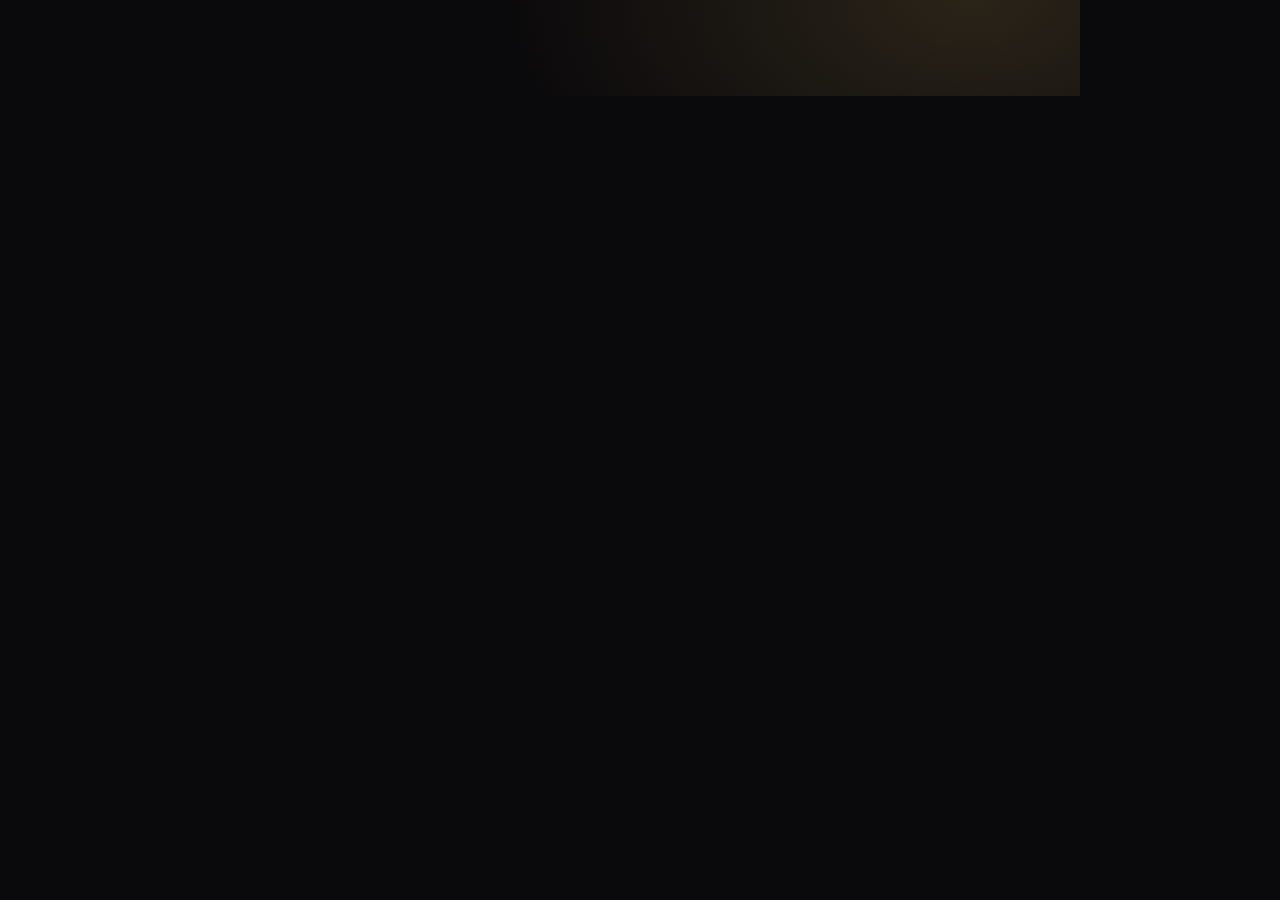
<file: scripts/ban-tin/ban-tin.html>
<!DOCTYPE html>
<html lang="vi"><head><meta charset="utf-8">
<!-- Mẫu ảnh "Bản tin cuối phiên" cho website (rộng 1080 CSS px, chụp x2 = 2160px). Dữ liệu: window.DATA (render.py chèn). Khối nào không có dữ liệu thì tự ẩn. -->
<link rel="stylesheet" href="../tiktok/fonts/fonts.css">
<style>
*{box-sizing:border-box;margin:0;padding:0}
body{width:1080px;background:#0A090B;color:#F3EFE8;font-family:'Be Vietnam Pro',sans-serif}
.pg{padding:56px 52px 40px;background:radial-gradient(800px 500px at 90% -5%,rgba(212,174,94,.16),transparent 60%),#0A090B}
.top{display:flex;align-items:center;gap:18px}
.lg{width:72px;height:72px;border-radius:18px;display:grid;place-items:center;background:radial-gradient(circle at 50% 40%,#F0D595,#D4AE5E 60%,#a8873f);box-shadow:0 0 36px rgba(212,174,94,.5);color:#0A090B;font-weight:800;font-size:44px}
.br b{display:block;font-size:30px;font-weight:800}.br span{font-size:15px;color:#D4AE5E;letter-spacing:.3em;font-weight:700}
.day{margin-left:auto;text-align:right;font-size:18px;color:#a9a1aa}.day b{display:block;color:#F3EFE8;font-size:22px}
h1{margin-top:34px;font-size:52px;line-height:1.15;font-weight:800}
.sub{margin-top:10px;font-size:20px;color:#a9a1aa}
.card{margin-top:24px;padding:26px 30px;border-radius:22px;background:#18161A;border:1px solid rgba(255,255,255,.06);border-bottom:3px solid rgba(212,174,94,.55)}
.h{font-size:17px;letter-spacing:.18em;font-weight:800;color:#D4AE5E;margin-bottom:16px}
em{font-style:normal;color:#F0D595;font-weight:700}.up{color:#3dd68c}.dn{color:#ff6b6b}.fl{color:#e0b84a}
ul.pt{list-style:none;display:flex;flex-direction:column;gap:12px}
ul.pt li{position:relative;padding-left:26px;font-size:22px;line-height:1.45}
ul.pt li::before{content:"";position:absolute;left:2px;top:12px;width:10px;height:10px;border-radius:2px;background:#D4AE5E}
table{width:100%;border-collapse:collapse;font-size:21px}
th{font-size:14px;letter-spacing:.1em;color:#8d8690;text-align:right;font-weight:700;padding:6px 0}
th:first-child,td:first-child{text-align:left}
td{padding:10px 0;text-align:right;border-top:1px solid rgba(255,255,255,.05)}
td:first-child{font-weight:700}
.note{margin-top:14px;padding:14px 18px;border-radius:12px;background:rgba(212,174,94,.08);font-size:18px;line-height:1.5;color:#d8d1d9}
.g2{display:grid;grid-template-columns:1fr 1fr;gap:24px}
.g2 .card{margin-top:24px}
.bar{display:flex;height:22px;border-radius:999px;overflow:hidden;margin:6px 0 10px}
.bar i{display:block}.lb{display:flex;justify-content:space-between;font-size:17px;font-weight:700}
.sm{font-size:16px;color:#8d8690;margin-top:10px;line-height:1.5}
.tl{display:flex;flex-direction:column;gap:2px;font-size:20px}
.tl div{display:flex;justify-content:space-between;padding:8px 0;border-top:1px solid rgba(255,255,255,.05)}
.tl b{font-weight:700}
.st{font-size:14px;letter-spacing:.12em;font-weight:800;margin:4px 0 6px}
.tag{display:inline-block;font-size:14px;font-weight:800;padding:3px 10px;border-radius:6px;background:rgba(212,174,94,.15);color:#F0D595;margin-right:10px}
.ln{font-size:20px;line-height:1.55;margin-top:8px}
.ft{margin-top:26px;display:flex;justify-content:space-between;font-size:16px;color:#8d8690}.ft b{color:#D4AE5E}
</style></head><body><div class="pg" id="pg"></div>
<script>
const D=window.DATA,e=s=>String(s??'').replace(/[&<>]/g,m=>({'&':'&amp;','<':'&lt;','>':'&gt;'}[m]));
const hl=s=>e(s).replace(/\*\*(.+?)\*\*/g,'<em>$1</em>').replace(/\+\+(.+?)\+\+/g,'<span class="up">$1</span>').replace(/--(.+?)--/g,'<span class="dn">$1</span>');
const c=v=>{v=String(v).trim();return v.startsWith('-')||v.startsWith('−')?'dn':(v.startsWith('+')?'up':'fl')};
let h=`<div class="top"><div class="lg">T</div><div class="br"><b>MINH TRÍ</b><span>CHỨNG KHOÁN</span></div><div class="day"><b>${e(D.thu)}, ${e(D.ngay)}</b>Tổng kết phiên</div></div>
<h1>${hl(D.tieu_de)}</h1>${D.phu_de?`<div class="sub">${hl(D.phu_de)}</div>`:''}`;
if(D.diem_nhan)h+=`<div class="card"><div class="h">ĐIỂM NHẤN</div><ul class="pt">${D.diem_nhan.map(x=>`<li>${hl(x)}</li>`).join('')}</ul></div>`;
if(D.chi_so)h+=`<div class="card"><div class="h">CHỈ SỐ &amp; THANH KHOẢN</div><table><tr><th>CHỈ SỐ</th><th>ĐÓNG CỬA</th><th>THAY ĐỔI</th><th>${e(D.chi_so_cot4||'GT KHỚP')}</th></tr>${D.chi_so.map(r=>`<tr><td>${e(r[0])}</td><td>${e(r[1])}</td><td class="${c(r[2])}">${e(r[2])}</td><td>${e(r[3]||'')}</td></tr>`).join('')}</table>${D.chi_so_ghi_chu?`<div class="note">${hl(D.chi_so_ghi_chu)}</div>`:''}</div>`;
let g='';
if(D.do_rong){const r=D.do_rong,t=r.tang+r.dung+r.giam;g+=`<div class="card"><div class="h">ĐỘ RỘNG THỊ TRƯỜNG</div><div class="st">${e(r.san||'HOSE')}</div><div class="bar"><i style="width:${r.tang/t*100}%;background:#3dd68c"></i><i style="width:${r.dung/t*100}%;background:#e0b84a"></i><i style="width:${r.giam/t*100}%;background:#ff6b6b"></i></div><div class="lb"><span class="up">${r.tang} tăng</span><span class="fl">${r.dung} đứng</span><span class="dn">${r.giam} giảm</span></div>${r.ghi_chu?`<div class="sm">${hl(r.ghi_chu)}</div>`:''}</div>`}
if(D.dong_tien)g+=`<div class="card"><div class="h">DÒNG TIỀN TRONG PHIÊN</div>${D.dong_tien.map(x=>`<div class="ln">${hl(x)}</div>`).join('')}</div>`;
if(g)h+=`<div class="g2">${g}</div>`;
if(D.khoi_ngoai){const k=D.khoi_ngoai;h+=`<div class="card"><div class="h">KHỐI NGOẠI</div>${k.tom_tat?`<div class="ln" style="margin:0 0 12px">${hl(k.tom_tat)}</div>`:''}${(k.mua||k.ban)?`<div class="g2" style="gap:36px">${k.mua?`<div><div class="st up">MUA RÒNG</div><div class="tl">${k.mua.map(x=>`<div><b>${e(x[0])}</b><span class="up">${e(x[1])}</span></div>`).join('')}</div></div>`:'<div></div>'}${k.ban?`<div><div class="st dn">BÁN RÒNG</div><div class="tl">${k.ban.map(x=>`<div><b>${e(x[0])}</b><span class="dn">${e(x[1])}</span></div>`).join('')}</div></div>`:''}</div>`:''}</div>`}
if(D.nganh){const n=D.nganh;h+=`<div class="card"><div class="h">NHÓM NGÀNH</div><div class="g2" style="gap:36px">${n.manh?`<div><div class="st up">MẠNH NHẤT</div><div class="tl">${n.manh.map(x=>`<div><b>${e(x[0])}</b><span class="${c(x[1])}">${e(x[1])}</span></div>`).join('')}</div></div>`:''}${n.yeu?`<div><div class="st dn">YẾU NHẤT</div><div class="tl">${n.yeu.map(x=>`<div><b>${e(x[0])}</b><span class="${c(x[1])}">${e(x[1])}</span></div>`).join('')}</div></div>`:''}</div></div>`}
if(D.co_phieu)h+=`<div class="card"><div class="h">CỔ PHIẾU NỔI BẬT</div>${D.co_phieu.map(x=>`<div class="ln"><span class="tag">${e(x[0])}</span>${hl(x[1])}</div>`).join('')}</div>`;
if(D.su_kien)h+=`<div class="card"><div class="h">SỰ KIỆN DOANH NGHIỆP</div>${D.su_kien.map(x=>`<div class="ln"><span class="tag">${e(x[0])}</span>${hl(x[1])}</div>`).join('')}</div>`;
h+=`<div class="ft"><span>Minh Trí Chứng Khoán · <b>0833 703 936</b></span><span>Thông tin tham khảo, không phải khuyến nghị đầu tư</span></div>`;
document.getElementById('pg').innerHTML=h;
</script></body></html>
</file>
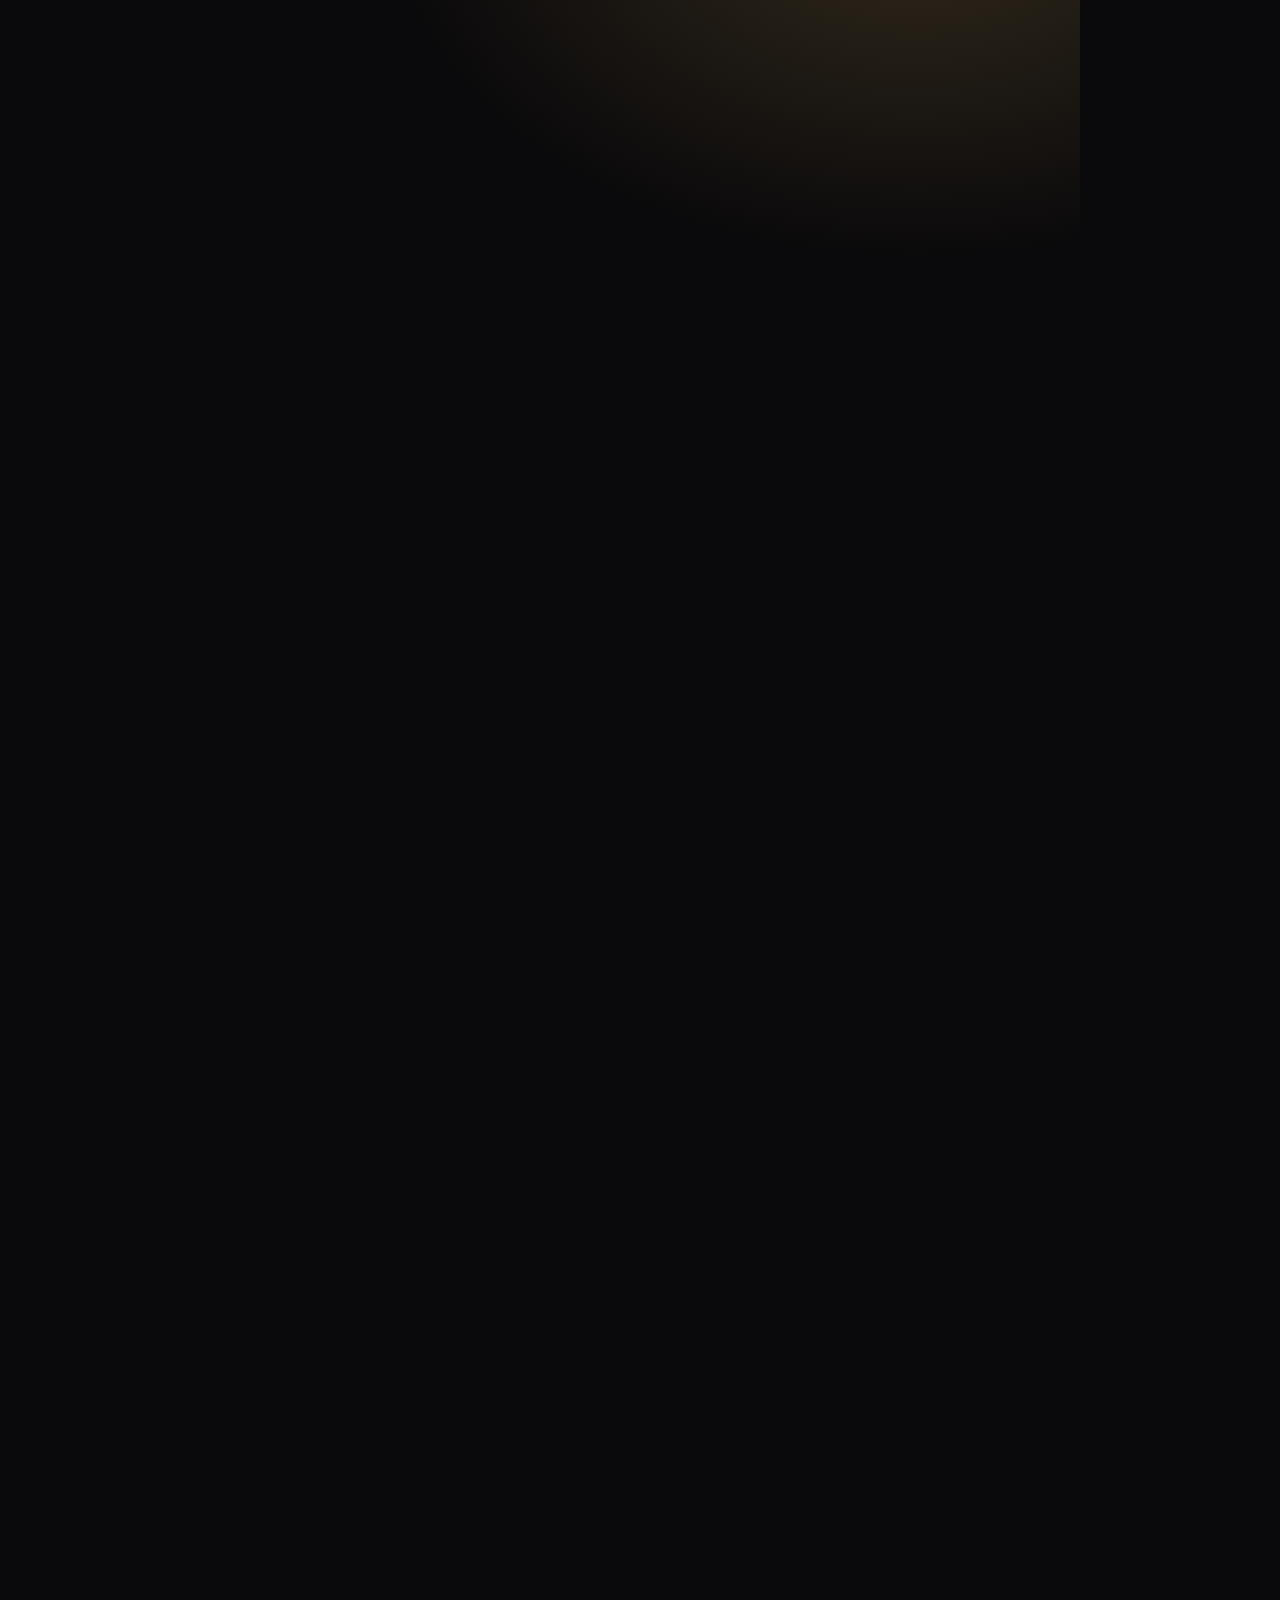
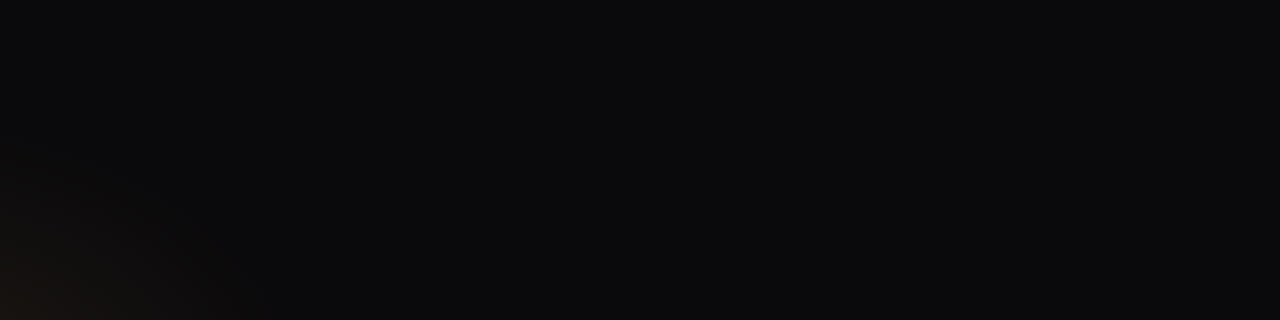
<file: scripts/tiktok/carousel.html>
<!DOCTYPE html>
<html lang="vi"><head><meta charset="utf-8">
<!-- Bộ ảnh lướt TikTok 3 trang (1080x1920). Dữ liệu = JSON bản tin cuối phiên (scripts/ban-tin/render.py), trang chọn bằng window.PAGE = 1|2|3 -->
<link rel="stylesheet" href="fonts/fonts.css">
<style>
*{box-sizing:border-box;margin:0;padding:0}
html,body{width:1080px;height:1920px;background:#0A090B;color:#F3EFE8;font-family:'Be Vietnam Pro',sans-serif;overflow:hidden}
.pg{position:relative;width:1080px;height:1920px;padding:80px 64px 220px;display:flex;flex-direction:column;
 background:radial-gradient(900px 600px at 85% -5%,rgba(212,174,94,.20),transparent 60%),radial-gradient(700px 500px at -10% 105%,rgba(212,174,94,.10),transparent 60%),#0A090B}
.top{display:flex;align-items:center;gap:18px}
.lg{width:76px;height:76px;border-radius:20px;display:grid;place-items:center;background:radial-gradient(circle at 50% 40%,#F0D595,#D4AE5E 60%,#a8873f);box-shadow:0 0 40px rgba(212,174,94,.55);color:#0A090B;font-weight:800;font-size:48px}
.br b{display:block;font-size:32px;font-weight:800}.br span{font-size:17px;color:#D4AE5E;letter-spacing:.3em;font-weight:700}
.pn{margin-left:auto;font-size:24px;font-weight:800;color:#0A090B;background:#D4AE5E;border-radius:999px;padding:8px 20px}
.kick{margin-top:44px;font-size:28px;letter-spacing:.2em;color:#D4AE5E;font-weight:800}
h1{margin-top:10px;font-size:76px;line-height:1.08;font-weight:800}
h1 em,h2 em{font-style:normal;color:#D4AE5E}
h2{margin-top:36px;font-size:60px;line-height:1.1;font-weight:800}
.big{margin-top:34px;padding:34px 36px;border-radius:28px;background:#18161A;border:1px solid rgba(212,174,94,.3)}
.big .n{font-size:28px;color:#bdb5be;font-weight:600}
.big .v{display:flex;align-items:baseline;gap:24px;margin-top:4px}
.big .v b{font-size:104px;font-weight:800;letter-spacing:-.01em}.big .v span{font-size:44px;font-weight:800}
.big p{margin-top:12px;font-size:28px;line-height:1.4;color:#d8d1d9}
.row{display:grid;grid-template-columns:1fr 1fr;gap:20px;margin-top:20px}
.st{padding:24px 28px;border-radius:22px;background:#18161A;border:1px solid rgba(255,255,255,.06)}
.st .l{font-size:22px;color:#a9a1aa;font-weight:600;letter-spacing:.04em}.st .v{margin-top:6px;font-size:44px;font-weight:800}.st .s{margin-top:4px;font-size:22px;color:#a9a1aa}
.bar{display:flex;height:22px;border-radius:999px;overflow:hidden;margin:14px 0 10px}.bar i{display:block}
.lb{display:flex;justify-content:space-between;font-size:24px;font-weight:800}
.sec{margin-top:30px;font-size:24px;letter-spacing:.2em;color:#D4AE5E;font-weight:800}
.card{margin-top:14px;padding:22px 28px;border-radius:22px;background:#18161A;border:1px solid rgba(255,255,255,.06)}
.two{display:grid;grid-template-columns:1fr 1fr;gap:34px}
.hd{font-size:20px;letter-spacing:.14em;font-weight:800;margin-bottom:6px}
.tl div{display:flex;justify-content:space-between;padding:9px 0;border-top:1px solid rgba(255,255,255,.06);font-size:29px}
.tl div:first-child{border-top:0}.tl b{font-weight:800}
.chips{display:flex;flex-wrap:wrap;gap:12px}
.chip{display:flex;gap:10px;align-items:baseline;padding:10px 18px;border-radius:14px;background:rgba(255,255,255,.04);border:1px solid rgba(255,255,255,.08);font-size:28px}
.chip b{font-weight:800}
.ev{display:flex;gap:16px;align-items:flex-start;padding:12px 0;border-top:1px solid rgba(255,255,255,.06);font-size:27px;line-height:1.38}
.ev:first-child{border-top:0}
.tag{flex:none;font-size:18px;font-weight:800;padding:6px 12px;border-radius:8px;background:rgba(212,174,94,.15);color:#F0D595;margin-top:3px;letter-spacing:.04em}
.up{color:#3dd68c}.dn{color:#ff6b6b}.fl{color:#e0b84a}em{font-style:normal;color:#F0D595;font-weight:700}
.sw{margin-top:auto;display:flex;align-items:center;justify-content:space-between;font-size:26px;color:#a9a1aa}
.sw b{color:#D4AE5E;font-size:30px}
.cta{margin-top:auto;padding:30px 34px;border-radius:26px;background:linear-gradient(120deg,rgba(212,174,94,.22),rgba(212,174,94,.06));border:1px solid rgba(212,174,94,.5)}
.cta b{display:block;font-size:40px;font-weight:800}.cta span{display:block;margin-top:8px;font-size:26px;color:#d8d1d9}
.dis{margin-top:16px;font-size:20px;color:#8d8690}
</style></head><body><div class="pg" id="pg"></div>
<script>
const D=window.DATA,P=window.PAGE||1;
const e=s=>String(s??'').replace(/[&<>]/g,m=>({'&':'&amp;','<':'&lt;','>':'&gt;'}[m]));
const hl=s=>e(s).replace(/\*\*(.+?)\*\*/g,'<em>$1</em>').replace(/\+\+(.+?)\+\+/g,'<span class="up">$1</span>').replace(/--(.+?)--/g,'<span class="dn">$1</span>');
const c=v=>{v=String(v).trim();return v.startsWith('-')?'dn':(v.startsWith('+')?'up':'fl')};
const C=D.carousel||{};
let h=`<div class="top"><div class="lg">T</div><div class="br"><b>MINH TRÍ</b><span>CHỨNG KHOÁN</span></div><div class="pn">${P}/3</div></div>`;
const vn=D.chi_so[0];
if(P==1){
 const r=D.do_rong,t=r.tang+r.dung+r.giam;
 h+=`<div class="kick">TỔNG KẾT PHIÊN · ${e(D.thu).toUpperCase()} ${e(D.ngay)}</div><h1>${hl(C.tieu_de||D.tieu_de)}</h1>
 <div class="big"><div class="n">VN-Index đóng cửa</div><div class="v"><b>${e(vn[1])}</b><span class="${c(vn[2])}">${e(vn[2])}</span></div>${C.mo_ta?`<p>${hl(C.mo_ta)}</p>`:''}</div>
 <div class="row"><div class="st"><div class="l">GT KHỚP LỆNH HOSE</div><div class="v">${e(vn[3])}</div>${C.gt_ghi_chu?`<div class="s">${hl(C.gt_ghi_chu)}</div>`:''}</div>
 <div class="st"><div class="l">KHỐI NGOẠI HOSE</div><div class="v ${c(C.kn_rong||'')}">${e(C.kn_rong||'')}</div><div class="s">${hl(C.kn_ghi_chu||'')}</div></div></div>
 <div class="st" style="margin-top:20px"><div class="l">ĐỘ RỘNG HOSE</div><div class="bar"><i style="width:${r.tang/t*100}%;background:#3dd68c"></i><i style="width:${r.dung/t*100}%;background:#e0b84a"></i><i style="width:${r.giam/t*100}%;background:#ff6b6b"></i></div><div class="lb"><span class="up">${r.tang} tăng</span><span class="fl">${r.dung} đứng</span><span class="dn">${r.giam} giảm</span></div></div>
 <div class="sw"><span>Khối ngoại · ${D.nganh?'Nhóm ngành · ':''}Cổ phiếu nổi bật</span><b>Vuốt xem →</b></div>`;
}else if(P==2){
 const k=D.khoi_ngoai,n=D.nganh;
 h+=`<h2>Dòng tiền <em>hôm nay</em> đi đâu?</h2>
 <div class="sec">KHỐI NGOẠI (HOSE)</div><div class="card"><div class="two">
 <div><div class="hd up">MUA RÒNG</div><div class="tl">${k.mua.map(x=>`<div><b>${e(x[0])}</b><span class="up">${e(x[1])}</span></div>`).join('')}</div></div>
 <div><div class="hd dn">BÁN RÒNG</div><div class="tl">${k.ban.map(x=>`<div><b>${e(x[0])}</b><span class="dn">${e(x[1])}</span></div>`).join('')}</div></div></div></div>`;
 if(C.keo||C.de)h+=`<div class="sec">MÃ ẢNH HƯỞNG VN-INDEX (ĐIỂM)</div><div class="card"><div class="two">
 <div><div class="hd up">KÉO LÊN</div><div class="tl">${(C.keo||[]).map(x=>`<div><b>${e(x[0])}</b><span class="up">${e(x[1])}</span></div>`).join('')}</div></div>
 <div><div class="hd dn">ĐÈ XUỐNG</div><div class="tl">${(C.de||[]).map(x=>`<div><b>${e(x[0])}</b><span class="dn">${e(x[1])}</span></div>`).join('')}</div></div></div></div>`;
 if(n)h+=`<div class="sec">NHÓM NGÀNH</div><div class="card"><div class="two">
 <div><div class="hd up">MẠNH NHẤT</div><div class="tl">${n.manh.map(x=>`<div><b style="font-size:26px">${e(x[0])}</b><span class="up">${e(x[1])}</span></div>`).join('')}</div></div>
 <div><div class="hd dn">YẾU NHẤT</div><div class="tl">${n.yeu.map(x=>`<div><b style="font-size:26px">${e(x[0])}</b><span class="dn">${e(x[1])}</span></div>`).join('')}</div></div></div></div>`;
 h+=`<div class="sw"><span>Cổ phiếu nổi bật · Sự kiện doanh nghiệp</span><b>Vuốt xem →</b></div>`;
}else{
 h+=`<h2>Cổ phiếu <em>đáng chú ý</em></h2>
 <div class="sec">TĂNG MẠNH</div><div class="card"><div class="chips">${(C.tang||[]).map(x=>`<div class="chip"><b>${e(x[0])}</b><span class="up">${e(x[1])}</span></div>`).join('')}</div></div>
 <div class="sec">GIẢM MẠNH</div><div class="card"><div class="chips">${(C.giam||[]).map(x=>`<div class="chip"><b>${e(x[0])}</b><span class="dn">${e(x[1])}</span></div>`).join('')}</div></div>
 <div class="sec">SỰ KIỆN DOANH NGHIỆP</div><div class="card">${(C.su_kien||D.su_kien).map(x=>`<div class="ev"><span class="tag">${e(x[0])}</span><span>${hl(x[1])}</span></div>`).join('')}</div>
 <div class="cta"><b>Theo dõi <em>@minhtrifpts</em></b><span>Cập nhật tổng kết phiên mỗi ngày giao dịch</span></div>
 <div class="dis">Thông tin tham khảo, không phải khuyến nghị đầu tư</div>`;
}
document.getElementById('pg').innerHTML=h;
</script></body></html>
</file>
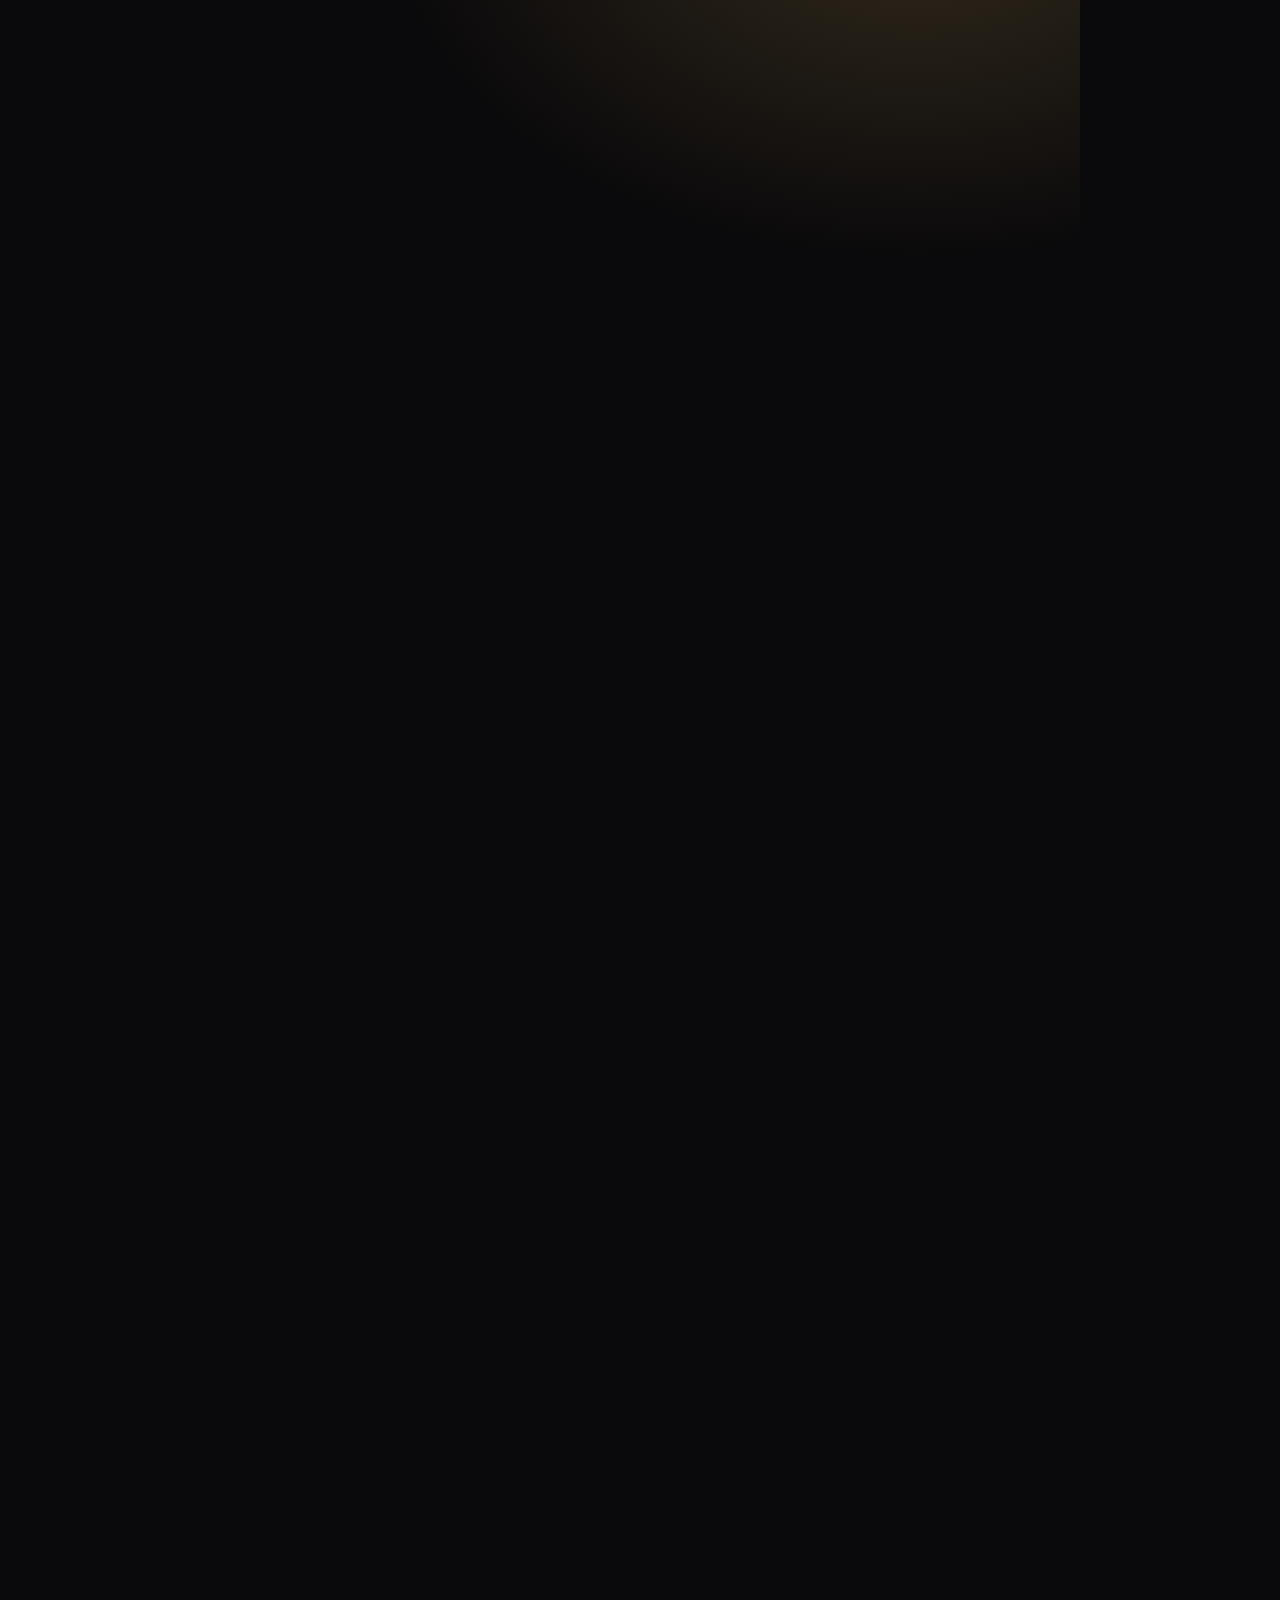
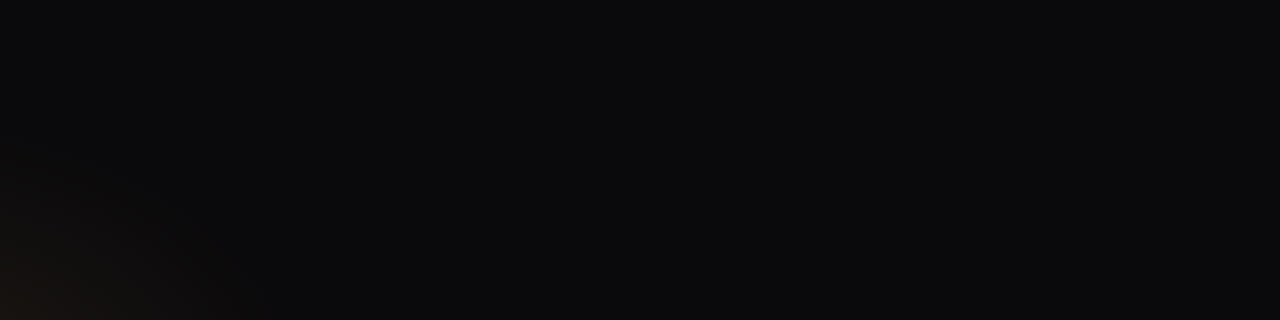
<file: scripts/tiktok/diem-tin.html>
<!DOCTYPE html>
<html lang="vi"><head><meta charset="utf-8">
<!-- Mẫu ảnh TikTok "ĐIỂM TIN CHỨNG KHOÁN NGÀY" 1080x1920. Dữ liệu đọc từ biến DATA (render.py chèn vào). -->
<link rel="stylesheet" href="fonts/fonts.css">
<style>
*{box-sizing:border-box;margin:0;padding:0}
html,body{width:1080px;height:1920px;background:#0A090B;color:#F3EFE8;font-family:'Be Vietnam Pro',sans-serif;overflow:hidden}
.pg{position:relative;width:1080px;height:1920px;padding:84px 64px 210px;display:flex;flex-direction:column;
 background:radial-gradient(900px 600px at 85% -5%,rgba(212,174,94,.20),transparent 60%),radial-gradient(700px 500px at -10% 105%,rgba(212,174,94,.10),transparent 60%),#0A090B}
.top{display:flex;align-items:center;gap:22px}
.lg{width:92px;height:92px;border-radius:24px;display:grid;place-items:center;background:radial-gradient(circle at 50% 40%,#F0D595,#D4AE5E 60%,#a8873f);box-shadow:0 0 50px rgba(212,174,94,.55);color:#0A090B;font-weight:800;font-size:58px}
.br b{display:block;font-size:40px;font-weight:800;letter-spacing:.02em}
.br span{font-size:22px;color:#D4AE5E;letter-spacing:.32em;font-weight:700}
.day{margin-left:auto;text-align:right;font-size:26px;color:#bdb5be;font-weight:600;line-height:1.35}
.day b{display:block;color:#F3EFE8;font-size:30px}
h1{margin-top:44px;font-size:86px;line-height:1.02;font-weight:800;letter-spacing:-.01em}
h1 span{display:block;color:#D4AE5E}
.dt{align-self:flex-start;margin-top:20px;padding:10px 26px;border-radius:999px;border:2px solid rgba(212,174,94,.6);color:#F0D595;font-size:34px;font-weight:700}
.ix{margin-top:30px;display:flex;align-items:center;gap:26px;padding:26px 32px;border-radius:26px;background:#18161A;border:1px solid rgba(212,174,94,.25)}
.ix .n{font-size:28px;color:#bdb5be;font-weight:600}.ix .v{font-size:56px;font-weight:800}
.ix .c{font-size:36px;font-weight:800;white-space:nowrap}.ix .note{margin-left:auto;max-width:380px;text-align:right;font-size:25px;color:#cfc8d0;line-height:1.35}
.up{color:#3dd68c}.dn{color:#ff6b6b}
.sec{margin-top:32px;font-size:26px;letter-spacing:.22em;color:#D4AE5E;font-weight:800}
.td{margin-top:18px;display:flex;flex-direction:column;gap:16px}
.td div{display:flex;gap:18px;font-size:31px;line-height:1.36;font-weight:700}
.td i{flex:none;width:46px;height:46px;border-radius:12px;background:#D4AE5E;color:#0A090B;font-style:normal;font-weight:800;display:grid;place-items:center;font-size:28px;margin-top:2px}
.ls{margin-top:16px;display:flex;flex-direction:column;gap:12px}
.it{display:flex;gap:20px;align-items:center;padding:14px 22px;border-radius:20px;background:#18161A;border:1px solid rgba(255,255,255,.06)}
.tk{flex:none;min-width:104px;padding:6px 0;text-align:center;border-radius:12px;border:2px solid rgba(212,174,94,.55);color:#F0D595;font-weight:800;font-size:28px;letter-spacing:.03em}
.it p{font-size:28px;line-height:1.38;font-weight:500;color:#e6e0e7}
em{font-style:normal;color:#F0D595;font-weight:700}
.ft{margin-top:auto;padding-top:20px;display:flex;justify-content:space-between;align-items:center;font-size:24px;color:#8d8690}
.ft b{color:#D4AE5E;font-size:30px;font-weight:800}

/* chế độ gọn khi nhiều tin (từ 7 tin) */
.dense h1{margin-top:30px;font-size:74px}
.dense .dt{margin-top:14px;font-size:30px;padding:8px 22px}
.dense .ix{margin-top:22px;padding:18px 28px}.dense .ix .v{font-size:50px}
.dense .sec{margin-top:24px;font-size:24px}
.dense .td{margin-top:12px;gap:10px}.dense .td div{font-size:28px}.dense .td i{width:40px;height:40px;font-size:24px}
.dense .ls{margin-top:12px;gap:8px}
.dense .it{padding:9px 18px;gap:16px;border-radius:14px}
.dense .tk{min-width:90px;font-size:24px;padding:3px 0;border-radius:9px}
.dense .it p{font-size:25px;line-height:1.3}
</style></head><body>
<div class="pg" id="pg"></div>
<script>
const D=window.DATA;
const e=s=>String(s).replace(/[&<>]/g,m=>({'&':'&amp;','<':'&lt;','>':'&gt;'}[m]));
const hl=s=>e(s).replace(/\*\*(.+?)\*\*/g,'<em>$1</em>');
const cls=s=>/^[-−]/.test(String(s).trim())?'dn':'up';
let h=`<div class="top"><div class="lg">T</div><div class="br"><b>MINH TRÍ</b><span>CHỨNG KHOÁN</span></div><div class="day"><b>${e(D.thu)}</b>${e(D.ngay)}</div></div>
<h1>ĐIỂM TIN<span>CHỨNG KHOÁN</span></h1><div class="dt">NGÀY ${e(D.ngay)}</div>`;
if(D.vnindex)h+=`<div class="ix"><div><div class="n">VN-Index</div><div class="v">${e(D.vnindex.diem)}</div></div><div class="c ${cls(D.vnindex.thay_doi)}">${e(D.vnindex.thay_doi)}</div>${D.vnindex.ghi_chu?`<div class="note">${hl(D.vnindex.ghi_chu)}</div>`:''}</div>`;
h+=`<div class="sec">TÂM ĐIỂM HÔM NAY</div><div class="td">${D.tam_diem.map((t,i)=>`<div><i>${i+1}</i><span>${hl(t)}</span></div>`).join('')}</div>`;
h+=`<div class="sec">TIN DOANH NGHIỆP</div><div class="ls">${D.tin.map(t=>`<div class="it"><div class="tk">${e(t.ma)}</div><p>${hl(t.noi_dung)}</p></div>`).join('')}</div>`;
h+=`<div class="ft"><span>Thông tin tham khảo, không phải khuyến nghị đầu tư</span><b>@minhtrifpts</b></div>`;
const P=document.getElementById('pg');if(D.tin.length>6)P.classList.add('dense');P.innerHTML=h;
</script></body></html>
</file>
<file: scripts/tiktok/fonts/fonts.css>
/* be-vietnam-pro-vietnamese-500-normal */
@font-face {
  font-family: 'Be Vietnam Pro';
  font-style: normal;
  font-display: swap;
  font-weight: 500;
  src: url(be-vietnam-pro-vietnamese-500-normal.woff2) format('woff2');
  unicode-range: U+0102-0103,U+0110-0111,U+0128-0129,U+0168-0169,U+01A0-01A1,U+01AF-01B0,U+0300-0301,U+0303-0304,U+0308-0309,U+0323,U+0329,U+1EA0-1EF9,U+20AB;
}
/* be-vietnam-pro-latin-ext-500-normal */
@font-face {
  font-family: 'Be Vietnam Pro';
  font-style: normal;
  font-display: swap;
  font-weight: 500;
  src: url(be-vietnam-pro-latin-ext-500-normal.woff2) format('woff2');
  unicode-range: U+0100-02BA,U+02BD-02C5,U+02C7-02CC,U+02CE-02D7,U+02DD-02FF,U+0304,U+0308,U+0329,U+1D00-1DBF,U+1E00-1E9F,U+1EF2-1EFF,U+2020,U+20A0-20AB,U+20AD-20C0,U+2113,U+2C60-2C7F,U+A720-A7FF;
}
/* be-vietnam-pro-latin-500-normal */
@font-face {
  font-family: 'Be Vietnam Pro';
  font-style: normal;
  font-display: swap;
  font-weight: 500;
  src: url(be-vietnam-pro-latin-500-normal.woff2) format('woff2');
  unicode-range: U+0000-00FF,U+0131,U+0152-0153,U+02BB-02BC,U+02C6,U+02DA,U+02DC,U+0304,U+0308,U+0329,U+2000-206F,U+20AC,U+2122,U+2191,U+2193,U+2212,U+2215,U+FEFF,U+FFFD;
}
/* be-vietnam-pro-vietnamese-700-normal */
@font-face {
  font-family: 'Be Vietnam Pro';
  font-style: normal;
  font-display: swap;
  font-weight: 700;
  src: url(be-vietnam-pro-vietnamese-700-normal.woff2) format('woff2');
  unicode-range: U+0102-0103,U+0110-0111,U+0128-0129,U+0168-0169,U+01A0-01A1,U+01AF-01B0,U+0300-0301,U+0303-0304,U+0308-0309,U+0323,U+0329,U+1EA0-1EF9,U+20AB;
}
/* be-vietnam-pro-latin-ext-700-normal */
@font-face {
  font-family: 'Be Vietnam Pro';
  font-style: normal;
  font-display: swap;
  font-weight: 700;
  src: url(be-vietnam-pro-latin-ext-700-normal.woff2) format('woff2');
  unicode-range: U+0100-02BA,U+02BD-02C5,U+02C7-02CC,U+02CE-02D7,U+02DD-02FF,U+0304,U+0308,U+0329,U+1D00-1DBF,U+1E00-1E9F,U+1EF2-1EFF,U+2020,U+20A0-20AB,U+20AD-20C0,U+2113,U+2C60-2C7F,U+A720-A7FF;
}
/* be-vietnam-pro-latin-700-normal */
@font-face {
  font-family: 'Be Vietnam Pro';
  font-style: normal;
  font-display: swap;
  font-weight: 700;
  src: url(be-vietnam-pro-latin-700-normal.woff2) format('woff2');
  unicode-range: U+0000-00FF,U+0131,U+0152-0153,U+02BB-02BC,U+02C6,U+02DA,U+02DC,U+0304,U+0308,U+0329,U+2000-206F,U+20AC,U+2122,U+2191,U+2193,U+2212,U+2215,U+FEFF,U+FFFD;
}
/* be-vietnam-pro-vietnamese-800-normal */
@font-face {
  font-family: 'Be Vietnam Pro';
  font-style: normal;
  font-display: swap;
  font-weight: 800;
  src: url(be-vietnam-pro-vietnamese-800-normal.woff2) format('woff2');
  unicode-range: U+0102-0103,U+0110-0111,U+0128-0129,U+0168-0169,U+01A0-01A1,U+01AF-01B0,U+0300-0301,U+0303-0304,U+0308-0309,U+0323,U+0329,U+1EA0-1EF9,U+20AB;
}
/* be-vietnam-pro-latin-ext-800-normal */
@font-face {
  font-family: 'Be Vietnam Pro';
  font-style: normal;
  font-display: swap;
  font-weight: 800;
  src: url(be-vietnam-pro-latin-ext-800-normal.woff2) format('woff2');
  unicode-range: U+0100-02BA,U+02BD-02C5,U+02C7-02CC,U+02CE-02D7,U+02DD-02FF,U+0304,U+0308,U+0329,U+1D00-1DBF,U+1E00-1E9F,U+1EF2-1EFF,U+2020,U+20A0-20AB,U+20AD-20C0,U+2113,U+2C60-2C7F,U+A720-A7FF;
}
/* be-vietnam-pro-latin-800-normal */
@font-face {
  font-family: 'Be Vietnam Pro';
  font-style: normal;
  font-display: swap;
  font-weight: 800;
  src: url(be-vietnam-pro-latin-800-normal.woff2) format('woff2');
  unicode-range: U+0000-00FF,U+0131,U+0152-0153,U+02BB-02BC,U+02C6,U+02DA,U+02DC,U+0304,U+0308,U+0329,U+2000-206F,U+20AC,U+2122,U+2191,U+2193,U+2212,U+2215,U+FEFF,U+FFFD;
}
</file>
